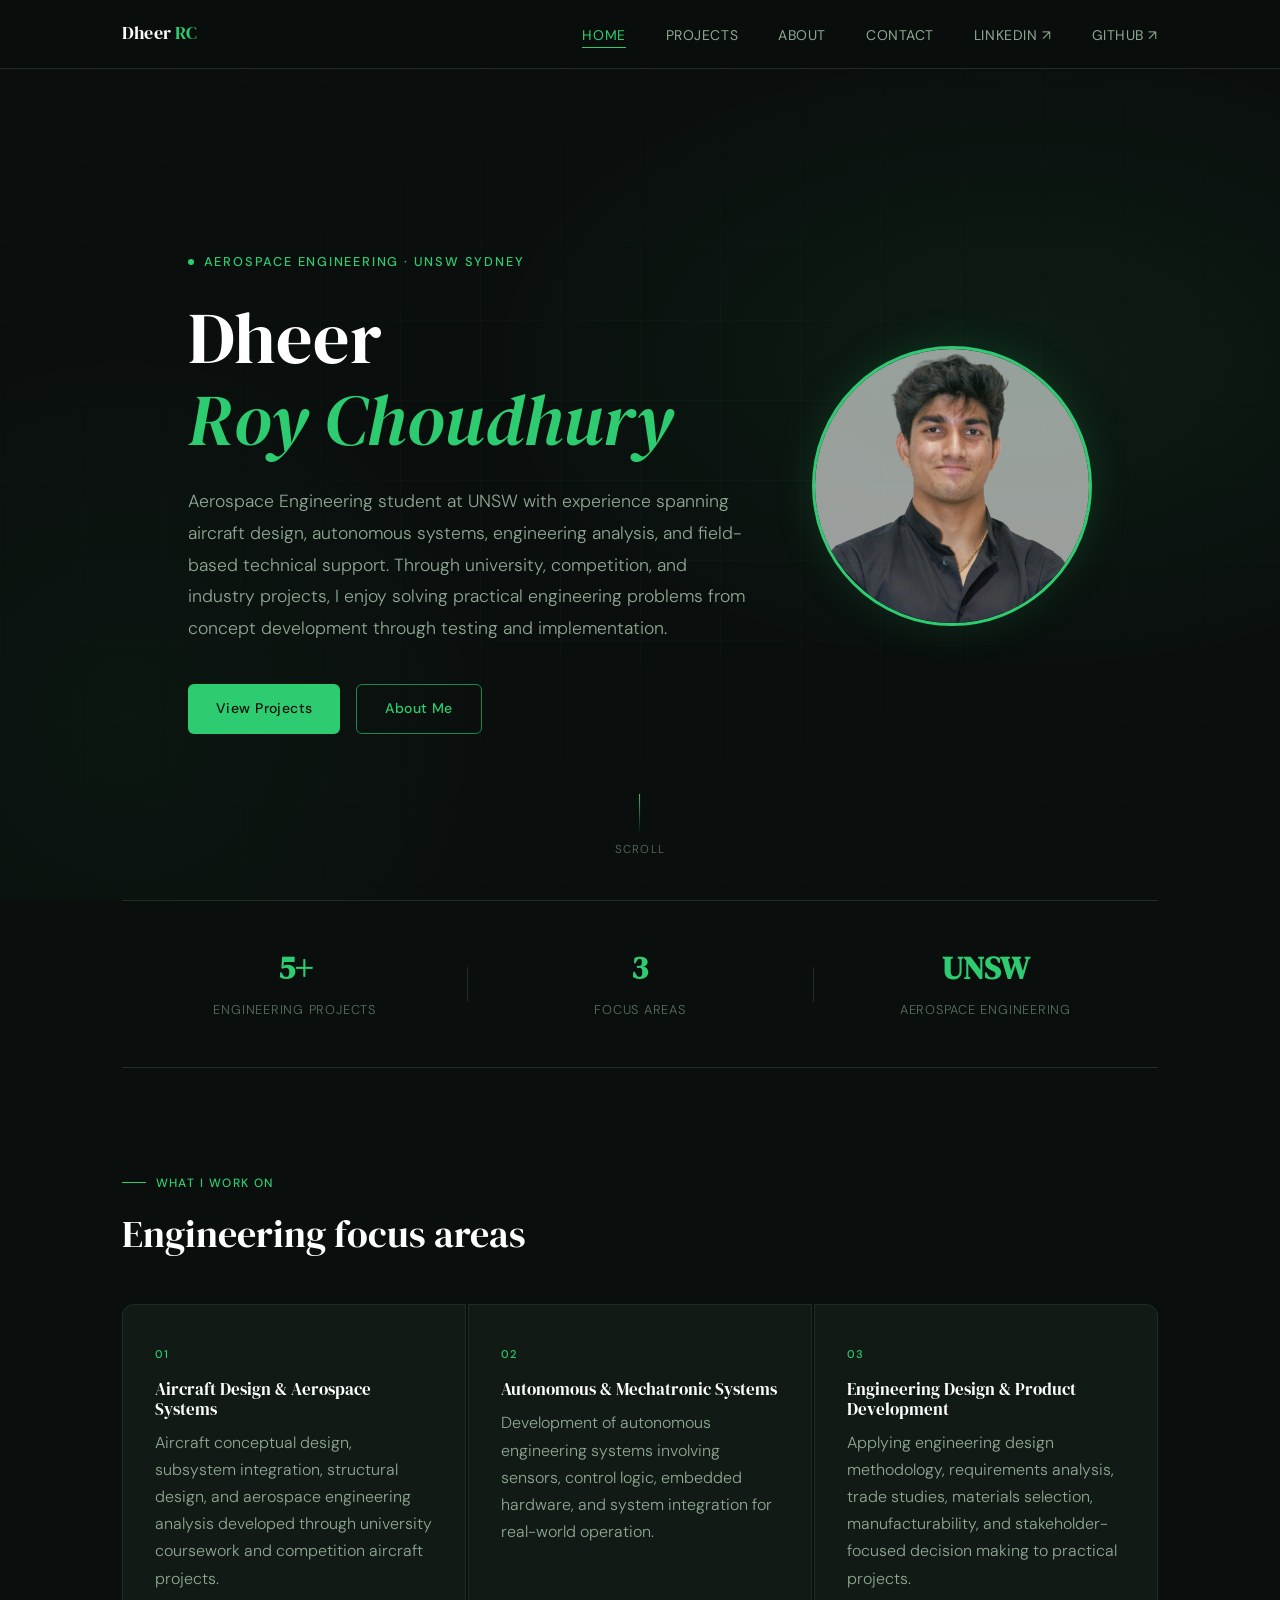
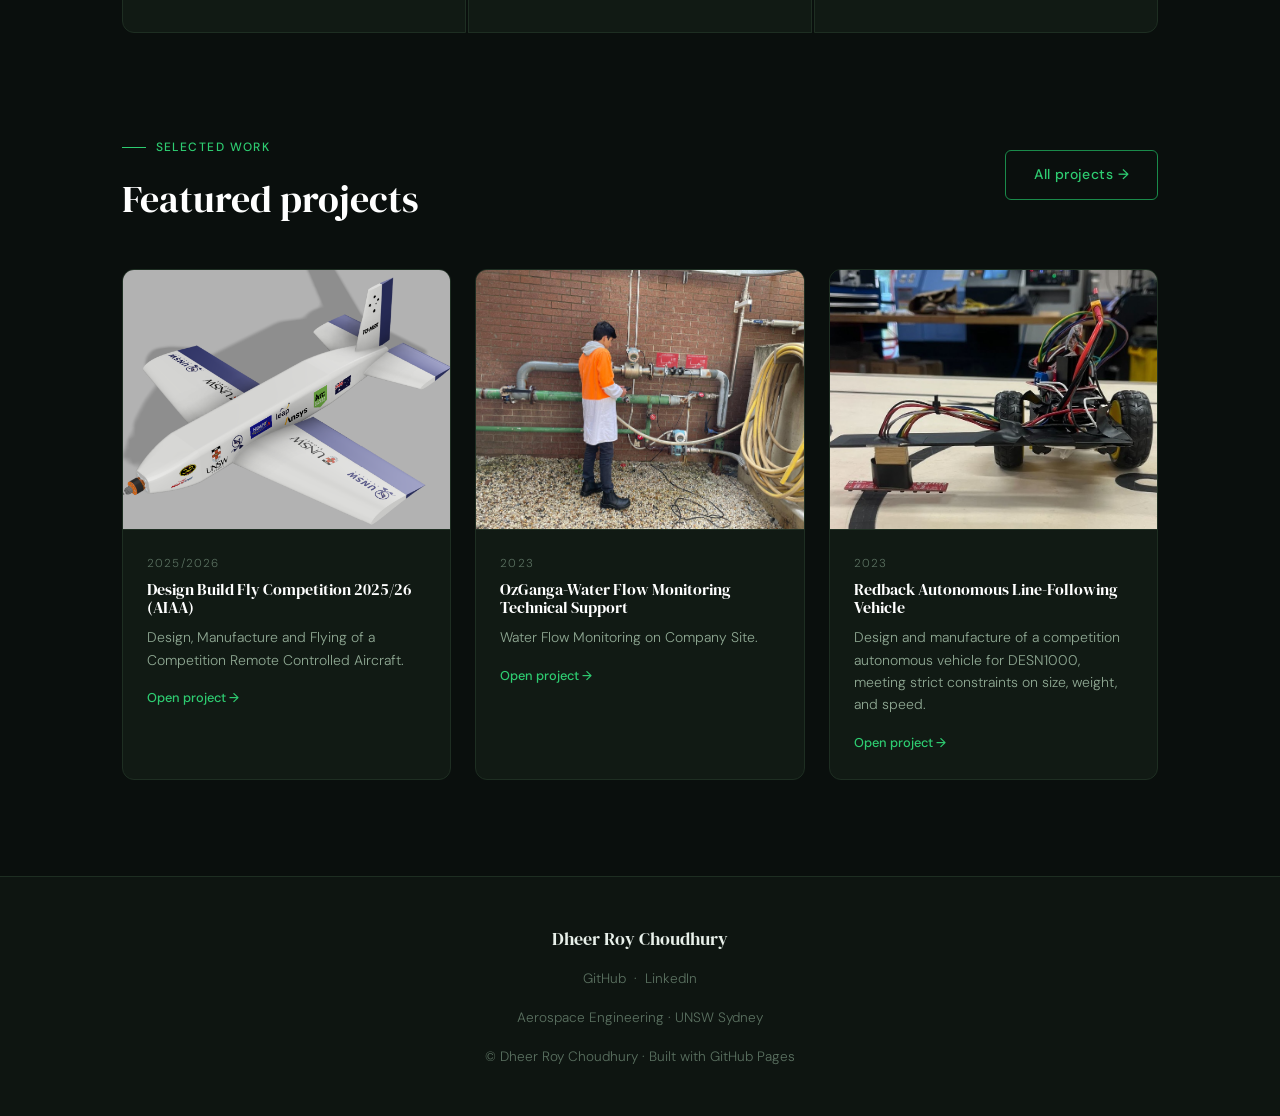
<file: index.html>
<!DOCTYPE html>
<html lang="en">
<head>
  <meta charset="UTF-8" />
  <meta name="viewport" content="width=device-width, initial-scale=1.0" />
  <title>Dheer Roy Choudhury | Aerospace Engineering</title>
  <meta name="description" content="Dheer Roy Choudhury — Aerospace Engineering student at UNSW. Portfolio of engineering projects, design work, and technical experience." />
  <link rel="stylesheet" href="style.css" />
  <style>
    /* ── Hero ─────────────────────────────────────────────── */
    .hero {
      min-height: 100vh;
      display: flex;
      align-items: center;
      position: relative;
      overflow: hidden;
      padding-top: 80px;
    }
    .hero-bg {
      position: absolute;
      inset: 0;
      background:
        radial-gradient(ellipse 60% 50% at 80% 40%, rgba(46,204,113,0.07) 0%, transparent 70%),
        radial-gradient(ellipse 40% 60% at 10% 80%, rgba(46,204,113,0.04) 0%, transparent 70%);
      pointer-events: none;
    }
    /* Subtle grid overlay */
    .hero-grid {
      position: absolute;
      inset: 0;
      background-image:
        linear-gradient(rgba(46,204,113,0.04) 1px, transparent 1px),
        linear-gradient(90deg, rgba(46,204,113,0.04) 1px, transparent 1px);
      background-size: 80px 80px;
      pointer-events: none;
      mask-image: radial-gradient(ellipse 80% 80% at 50% 50%, black 0%, transparent 100%);
    }
    .hero-content { position: relative; max-width: 780px; }
    .hero-eyebrow {
      display: inline-flex;
      align-items: center;
      gap: 0.6rem;
      font-size: 0.8rem;
      font-weight: 500;
      letter-spacing: 0.14em;
      text-transform: uppercase;
      color: var(--accent);
      margin-bottom: 1.5rem;
    }
    .hero-eyebrow .dot {
      width: 6px; height: 6px;
      border-radius: 50%;
      background: var(--accent);
      animation: pulse 2s ease-in-out infinite;
    }
    @keyframes pulse {
      0%, 100% { opacity: 1; transform: scale(1); }
      50% { opacity: 0.5; transform: scale(0.8); }
    }
    .hero h1 { margin-bottom: 1.5rem; }
    .hero h1 em {
      font-style: italic;
      color: var(--accent);
    }
    .hero-desc {
      font-size: 1.1rem;
      color: var(--text2);
      max-width: 560px;
      line-height: 1.8;
      margin-bottom: 2.5rem;
    }
    .hero-actions { display: flex; gap: 1rem; flex-wrap: wrap; }
    .hero-scroll {
      position: absolute;
      bottom: 2.5rem;
      left: 50%;
      transform: translateX(-50%);
      display: flex;
      flex-direction: column;
      align-items: center;
      gap: 0.4rem;
      font-size: 0.72rem;
      letter-spacing: 0.1em;
      text-transform: uppercase;
      color: var(--text3);
    }
    .scroll-line {
      width: 1px; height: 40px;
      background: linear-gradient(to bottom, var(--accent), transparent);
      animation: scrollDrop 1.8s ease-in-out infinite;
    }
    @keyframes scrollDrop {
      0% { opacity: 0; transform: scaleY(0); transform-origin: top; }
      50% { opacity: 1; transform: scaleY(1); }
      100% { opacity: 0; transform: scaleY(1); transform-origin: bottom; }
    }

    .hero-layout {
    display: flex;
    align-items: center;
    justify-content: space-between;
    gap: 4rem;
    }

    .profile-photo {
    width: 280px;
    height: 280px;
    border-radius: 50%;
    object-fit: cover;
    border: 3px solid var(--accent);
    box-shadow: 0 0 40px rgba(46,204,113,0.15);
    }

    /* ── Stats strip ──────────────────────────────────────── */
    .stats-strip {
    border-top: 1px solid var(--border);
    border-bottom: 1px solid var(--border);
    padding: 3rem 0;
    display: grid;
    grid-template-columns: repeat(3, 1fr);
    gap: 0;
    }

    .stat-item {
    text-align: center;
    padding: 0 2rem;
    position: relative;
    }

    .stat-item + .stat-item::before {
    content: '';
    position: absolute;
    left: 0; top: 25%; bottom: 25%;
    width: 1px;
    background: var(--border);
    }

  .stat-num {
  font-family: var(--font-display);
  font-size: 2rem;           /* slightly smaller than 2.4rem */
  color: var(--accent);
  line-height: 1.2;
  margin-bottom: 0.8rem;      /* more breathing room */
  font-weight: 600;
  }

  .stat-label { 
  font-size: 0.8rem; 
  letter-spacing: 0.06em; 
  text-transform: uppercase; 
  color: var(--text3);
  line-height: 1.5;          /* more legible */
  }

    /* ── Focus areas ──────────────────────────────────────── */
    .focus-grid { display: grid; grid-template-columns: repeat(3, 1fr); gap: 1.5px; margin-top: 3rem; }
    .focus-item {
      background: var(--surface);
      padding: 2.5rem 2rem;
      border: 1px solid var(--border);
      border-radius: 0;
      transition: background var(--transition), border-color var(--transition);
      position: relative;
      overflow: hidden;
    }
    .focus-item:first-child { border-radius: var(--radius-lg) 0 0 var(--radius-lg); }
    .focus-item:last-child  { border-radius: 0 var(--radius-lg) var(--radius-lg) 0; }
    .focus-item::after {
      content: '';
      position: absolute;
      bottom: 0; left: 0; right: 0;
      height: 2px;
      background: var(--accent);
      transform: scaleX(0);
      transform-origin: left;
      transition: transform 0.4s ease;
    }
    .focus-item:hover { background: var(--surface2); border-color: var(--accent2); }
    .focus-item:hover::after { transform: scaleX(1); }
    .focus-num {
      font-size: 0.7rem;
      letter-spacing: 0.1em;
      color: var(--accent);
      font-weight: 500;
      margin-bottom: 1rem;
    }
    .focus-item h3 { margin-bottom: 0.6rem; font-size: 1.05rem; }

    /* ── Featured projects preview ────────────────────────── */
    .proj-preview {
      display: grid;
      grid-template-columns: repeat(3, 1fr);
      gap: 1.5rem;
      margin-top: 3rem;
    }
    .proj-card {
      background: var(--surface);
      border: 1px solid var(--border);
      border-radius: var(--radius-lg);
      overflow: hidden;
      transition: all var(--transition);
      text-decoration: none;
      color: inherit;
      display: block;
    }
    .proj-card:hover {
      border-color: var(--accent2);
      transform: translateY(-4px);
      box-shadow: 0 16px 48px rgba(0,0,0,0.4), 0 0 0 1px rgba(46,204,113,0.1);
      color: inherit;
    }
    .proj-thumb {
    height: 260px;
    background: var(--surface2);
    display: flex;
    align-items: center;
    justify-content: center;
    border-bottom: 1px solid var(--border);
    position: relative;
    overflow: hidden;
    }

    .proj-thumb img {
    width: 100%;
    height: 100%;
    object-fit: cover;           /* KEY: scales image to fill without distortion */
    object-position: center;     /* centers the crop */
    }
    .proj-thumb-label {
      font-family: var(--font-display);
      font-size: 3rem;
      color: rgba(46,204,113,0.15);
      font-style: italic;
      user-select: none;
    }
    .proj-thumb-tag {
      position: absolute;
      top: 1rem; right: 1rem;
    }
    .proj-body { padding: 1.5rem; }
    .proj-code { font-size: 0.72rem; letter-spacing: 0.1em; color: var(--text3); text-transform: uppercase; margin-bottom: 0.4rem; }
    .proj-body h3 { font-size: 1rem; margin-bottom: 0.6rem; color: var(--white); }
    .proj-body p  { font-size: 0.875rem; color: var(--text2); line-height: 1.6; }
    .proj-arrow {
      display: inline-flex;
      align-items: center;
      gap: 0.4rem;
      font-size: 0.8rem;
      color: var(--accent);
      margin-top: 1rem;
      font-weight: 500;
    }

    @media (max-width: 768px) {

    .stats-strip {
    grid-template-columns: 1fr;
    }

    .stat-item + .stat-item::before {
    display: none;
    }

    .focus-grid,
    .proj-preview {
    grid-template-columns: 1fr;
    }

    .focus-item:first-child,
    .focus-item:last-child {
    border-radius: var(--radius-lg);
    }

    /* Hero section mobile fixes */

    .hero-layout {
    flex-direction: column-reverse;
    text-align: center;
    gap: 2rem;
    }

    .hero-content {
    max-width: 100%;
    }

    .hero-desc {
    max-width: 100%;
    margin-left: auto;
    margin-right: auto;
    }

    .hero-actions {
    justify-content: center;
    }

    .profile-photo {
    width: 220px;
    height: 220px;
    object-position: center top;
    }

    .hero-scroll {
    display: none;
    }

    .hero h1 {
    font-size: 3rem;
    }
  }
  </style>
</head>
<body>

<!-- ── NAV ───────────────────────────────────────────────── -->
<nav id="nav">
  <div class="nav-inner">
    <a href="index.html" class="nav-logo">Dheer <span>RC</span></a>
    <ul class="nav-links" id="nav-links">
      <li><a href="index.html" class="active">Home</a></li>
      <li><a href="projects.html">Projects</a></li>
      <li><a href="about.html">About</a></li>
      <li><a href="contact.html">Contact</a></li>
      <li><a href="https://www.linkedin.com/in/dheer-roy-choudhury/" target="_blank" rel="noopener">LinkedIn ↗</a></li>
      <li><a href="https://github.com/dheerchoudhury" target="_blank" rel="noopener">GitHub ↗</a></li>
    </ul>
    <button class="hamburger" id="hamburger" aria-label="Toggle menu">
      <span></span><span></span><span></span>
    </button>
  </div>
</nav>

<!-- ── HERO ──────────────────────────────────────────────── -->
<section class="hero">
  <div class="hero-bg"></div>
  <div class="hero-grid"></div>
  <div class="container">
    <div class="hero-layout">
      <div class="hero-content">
        <div class="hero-eyebrow fade-up">
          <span class="dot"></span>
          Aerospace Engineering · UNSW Sydney
        </div>
        <h1 class="fade-up delay-1">
          Dheer<br> <em>Roy Choudhury</em>
        </h1>
        <p class="hero-desc fade-up delay-2">
          Aerospace Engineering student at UNSW with experience 
          spanning aircraft design, autonomous systems, engineering analysis, 
          and field-based technical support. Through university, competition, 
          and industry projects, I enjoy solving practical engineering problems 
          from concept development through testing and implementation.
        </p>
        <div class="hero-actions fade-up delay-3">
          <a href="projects.html" class="btn btn-primary">View Projects</a>
          <a href="about.html" class="btn btn-outline">About Me</a>
        </div>
      </div>
      <div class="hero-photo">
        <img src="assets/images/LinkedIn.png"
           alt="Dheer Roy Choudhury"
           class="profile-photo">
      </div>
    </div>
  </div>
  <div class="hero-scroll">
    <div class="scroll-line"></div>
    Scroll
  </div>
</section>

<!-- ── STATS STRIP ────────────────────────────────────────── -->
<div class="container">
  <div class="stats-strip">
    <div class="stat-item">
      <div class="stat-num">5+</div>
      <div class="stat-label">Engineering Projects</div>
    </div>
    <div class="stat-item">
      <div class="stat-num">3</div>
      <div class="stat-label">Focus Areas</div>
    </div>
    <div class="stat-item">
      <div class="stat-num">UNSW</div>
      <div class="stat-label">Aerospace Engineering</div>
    </div>
  </div>
</div>

<!-- ── FOCUS AREAS ────────────────────────────────────────── -->
<section class="section">
  <div class="container">
    <div class="section-label">What I work on</div>
    <h2>Engineering focus areas</h2>
    <div class="focus-grid">
      <div class="focus-item">
        <div class="focus-num">01</div>
        <h3>Aircraft Design & Aerospace Systems</h3>
        <p>Aircraft conceptual design, subsystem integration, structural 
          design, and aerospace engineering analysis developed through 
          university coursework and competition aircraft projects.</p>
      </div>
      <div class="focus-item">
        <div class="focus-num">02</div>
        <h3>Autonomous & Mechatronic Systems</h3>
        <p>Development of autonomous engineering systems involving sensors, 
          control logic, embedded hardware, and system integration for 
          real-world operation.</p>
      </div>
      <div class="focus-item">
        <div class="focus-num">03</div>
        <h3>Engineering Design & Product Development</h3>
        <p>Applying engineering design methodology, requirements analysis, 
          trade studies, materials selection, manufacturability, and 
          stakeholder-focused decision making to practical projects.</p>
      </div>
    </div>
  </div>
</section>

<!-- ── FEATURED PROJECTS ──────────────────────────────────── -->
<section class="section" style="padding-top:0">
  <div class="container">
    <div class="flex-between mb-3" style="flex-wrap:wrap; gap:1rem;">
      <div>
        <div class="section-label">Selected work</div>
        <h2>Featured projects</h2>
      </div>
      <a href="projects.html" class="btn btn-outline">All projects →</a>
    </div>
    <div class="proj-preview">

      <a href="projects/dbf.html" class="proj-card">
        <div class="proj-thumb">
          <img src="assets/images/dbf/render.png"
               alt="DBF Aircraft">
        </div>
        <div class="proj-body">
          <div class="proj-code">2025/2026</div>
          <h3>Design Build Fly Competition 2025/26 (AIAA)</h3>
          <p>Design, Manufacture and Flying of a Competition Remote Controlled Aircraft.</p>
          <span class="proj-arrow">Open project →</span>
        </div>
      </a>

      <a href="projects/ozganga.html" class="proj-card">
        <div class="proj-thumb">
          <img src="assets/images/ozganga/hero.jpeg"
               alt="Flow Monitoring">
        </div>
        <div class="proj-body">
          <div class="proj-code">2023</div>
          <h3>OzGanga-Water Flow Monitoring Technical Support </h3>
          <p>Water Flow Monitoring on Company Site.</p>
          <span class="proj-arrow">Open project →</span>
        </div>
      </a>

      <a href="projects/redback-car.html" class="proj-card">
        <div class="proj-thumb">
          <img src="assets/images/redback-autonomous-vehicle/main.jpg"
               alt="Redback Vehicle">
        </div>
        <div class="proj-body">
          <div class="proj-code">2023</div>
          <h3>Redback Autonomous Line-Following Vehicle</h3>
          <p>Design and manufacture of a competition autonomous vehicle for DESN1000, meeting strict constraints on size, weight, and speed.</p>
          <span class="proj-arrow">Open project →</span>
        </div>
      </a>

    </div>
  </div>
</section>

<!-- ── FOOTER ─────────────────────────────────────────────── -->
<footer>
  <div class="container">
    <p style="margin-bottom:0.75rem; font-family: var(--font-display); font-size:1.1rem; color: var(--text);">Dheer Roy Choudhury</p>
    <p style="margin-bottom:1rem;">
      <a href="https://github.com/dheerchoudhury" target="_blank" rel="noopener">GitHub</a>
      &nbsp;·&nbsp;
      <a href="https://www.linkedin.com/in/dheer-roy-choudhury/" target="_blank" rel="noopener">LinkedIn</a>
    </p>
    <p>Aerospace Engineering · UNSW Sydney</p>
    <p style="margin-top:1rem;">© Dheer Roy Choudhury · Built with GitHub Pages</p>
  </div>
</footer>

<script>
  // Nav scroll effect
  const nav = document.getElementById('nav');
  window.addEventListener('scroll', () => {
    nav.classList.toggle('scrolled', window.scrollY > 40);
  });
  // Hamburger
  const hamburger = document.getElementById('hamburger');
  const navLinks = document.getElementById('nav-links');
  hamburger.addEventListener('click', () => {
    hamburger.classList.toggle('open');
    navLinks.classList.toggle('open');
  });
</script>
</body>
</html>
</file>
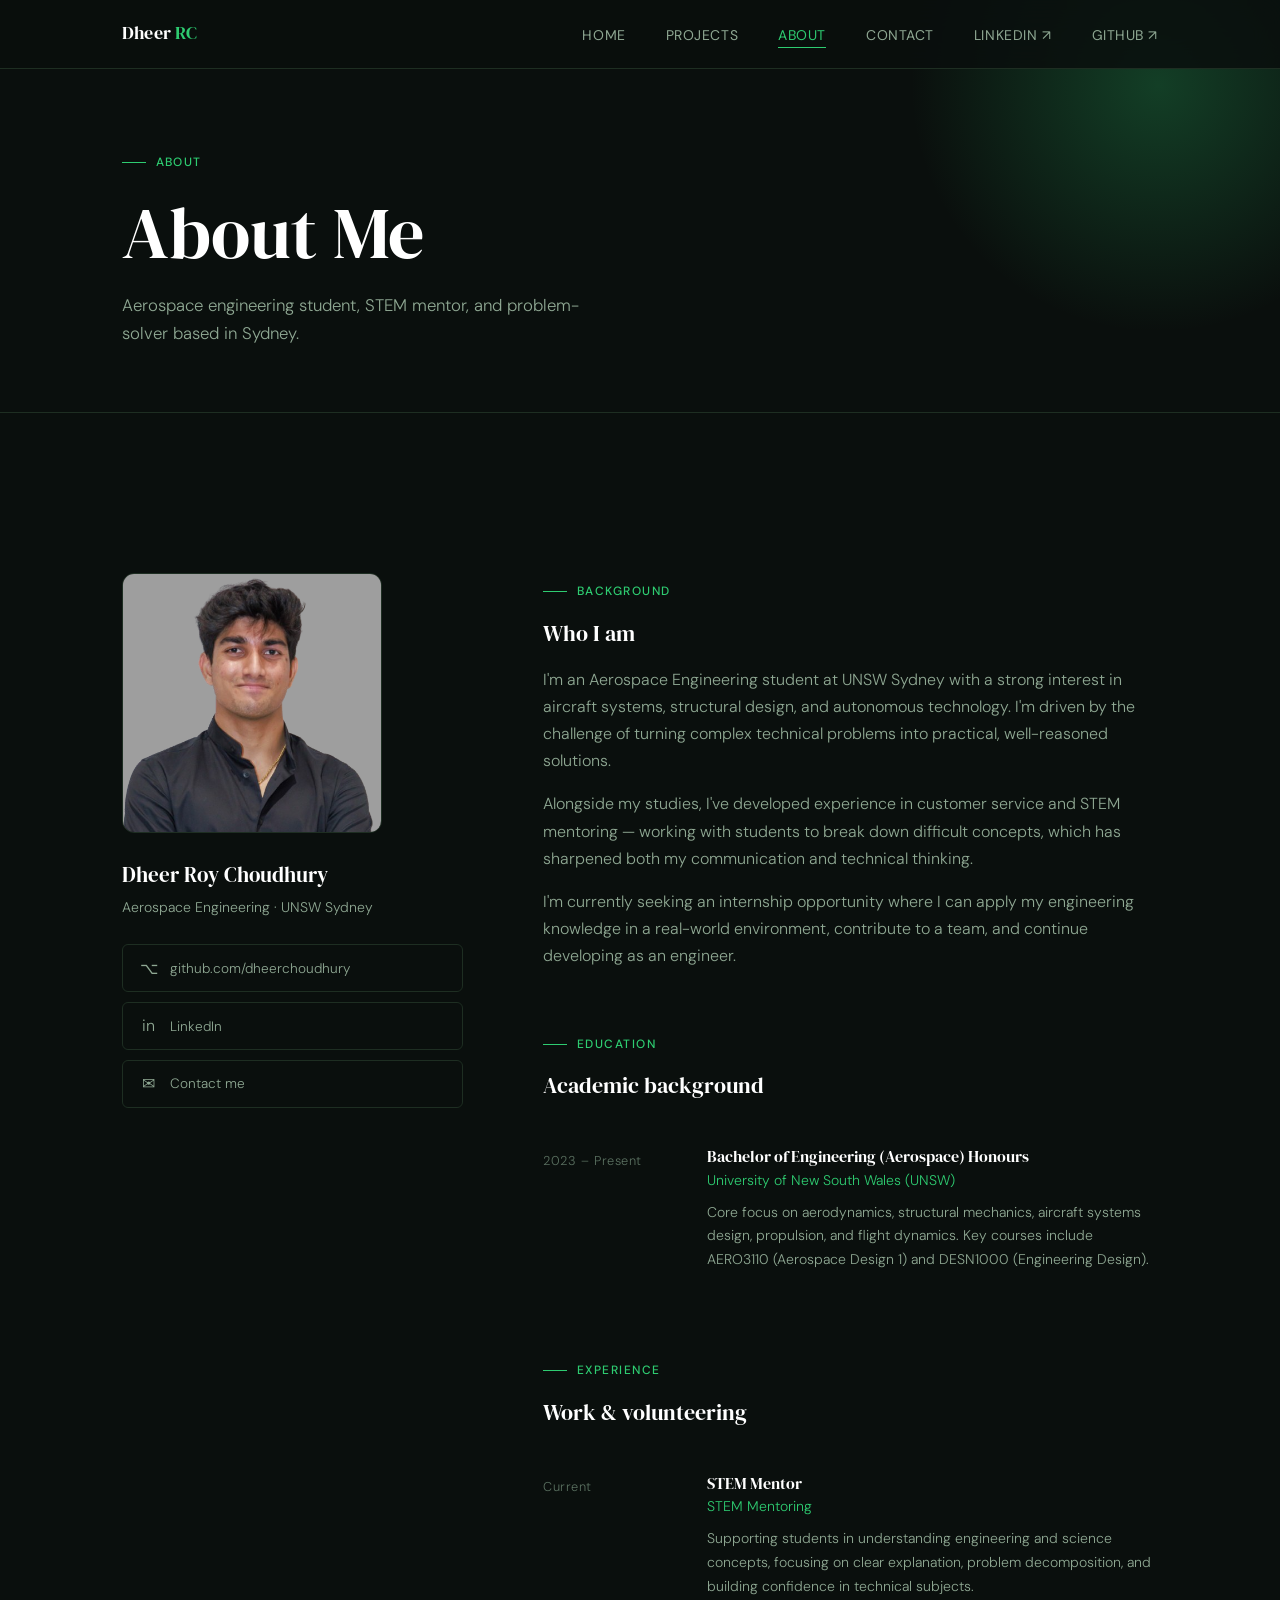
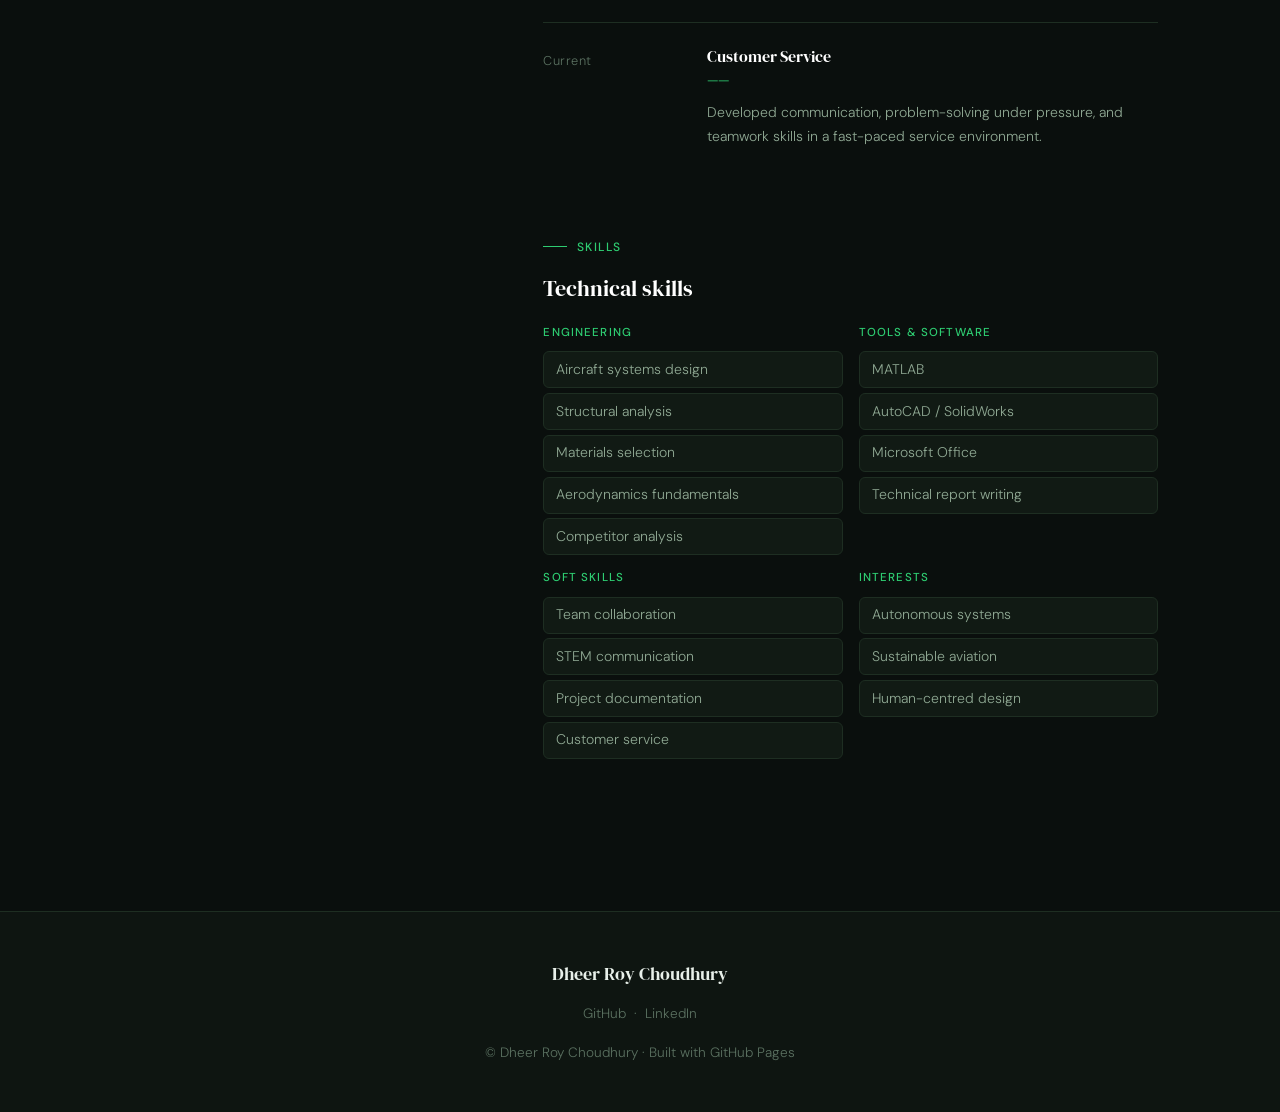
<file: about.html>
<!DOCTYPE html>
<html lang="en">
<head>
  <meta charset="UTF-8" />
  <meta name="viewport" content="width=device-width, initial-scale=1.0" />
  <title>About | Dheer Roy Choudhury</title>
  <link rel="stylesheet" href="style.css" />
  <style>
    /* ── About layout ─────────────────────────────────────── */
    .about-grid {
      display: grid;
      grid-template-columns: 1fr 1.8fr;
      gap: 5rem;
      align-items: start;
      margin-top: 4rem;
    }
    /* Profile card */
    .profile-card {
      position: sticky;
      top: 7rem;
    }
    .profile-avatar {
      width: 100%;
      aspect-ratio: 1;
      max-width: 260px;
      border-radius: var(--radius-lg);
      background: var(--surface2);
      border: 1px solid var(--border);
      display: flex;
      align-items: center;
      justify-content: center;
      font-family: var(--font-display);
      font-size: 5rem;
      color: rgba(46,204,113,0.2);
      font-style: italic;
      margin-bottom: 1.5rem;
      overflow: hidden;
      position: relative;
    }
    /* Swap the initials for a real photo:
       Replace the span below with <img src="../assets/photo.jpg" style="width:100%;height:100%;object-fit:cover;"> */
    .profile-name {
      font-family: var(--font-display);
      font-size: 1.3rem;
      color: var(--white);
      margin-bottom: 0.25rem;
    }
    .profile-role {
      font-size: 0.875rem;
      color: var(--text2);
      margin-bottom: 1.5rem;
    }
    .profile-links { display: flex; flex-direction: column; gap: 0.6rem; }
    .profile-link {
      display: flex;
      align-items: center;
      gap: 0.75rem;
      font-size: 0.85rem;
      color: var(--text2);
      padding: 0.6rem 1rem;
      border: 1px solid var(--border);
      border-radius: var(--radius);
      transition: all var(--transition);
      text-decoration: none;
    }
    .profile-link:hover {
      border-color: var(--accent2);
      color: var(--accent);
      background: var(--accent-dim);
    }
    .profile-link .icon { font-size: 1rem; width: 1.2rem; text-align: center; }

    /* ── Bio sections ─────────────────────────────────────── */
    .bio-section { margin-bottom: 3.5rem; }
    .bio-section h2 { margin-bottom: 1.2rem; font-size: 1.4rem; }
    .bio-section p { margin-bottom: 1rem; }
    .bio-section p:last-child { margin-bottom: 0; }

    /* ── Education / Experience timeline ──────────────────── */
    .timeline { margin-top: 1.5rem; }
    .timeline-item {
      display: grid;
      grid-template-columns: 140px 1fr;
      gap: 1.5rem;
      padding: 1.5rem 0;
      border-bottom: 1px solid var(--border);
      position: relative;
    }
    .timeline-item:last-child { border-bottom: none; }
    .timeline-date {
      font-size: 0.8rem;
      color: var(--text3);
      padding-top: 0.15rem;
      letter-spacing: 0.04em;
    }
    .timeline-body h4 { color: var(--white); margin-bottom: 0.2rem; font-size: 1rem; }
    .timeline-body .institution { color: var(--accent); font-size: 0.875rem; margin-bottom: 0.5rem; }
    .timeline-body p { font-size: 0.875rem; }

    /* ── Skills grid ──────────────────────────────────────── */
    .skills-grid {
      display: grid;
      grid-template-columns: repeat(2, 1fr);
      gap: 1rem;
      margin-top: 1.5rem;
    }
    .skill-group h4 {
      font-size: 0.72rem;
      letter-spacing: 0.1em;
      text-transform: uppercase;
      color: var(--accent);
      margin-bottom: 0.75rem;
      font-family: var(--font-body);
      font-weight: 500;
    }
    .skill-list {
      list-style: none;
      display: flex;
      flex-direction: column;
      gap: 0.3rem;
    }
    .skill-list li {
      font-size: 0.875rem;
      color: var(--text2);
      padding: 0.35rem 0.75rem;
      background: var(--surface);
      border: 1px solid var(--border);
      border-radius: var(--radius);
    }

    @media (max-width: 768px) {
      .about-grid { grid-template-columns: 1fr; gap: 3rem; }
      .profile-card { position: static; }
      .timeline-item { grid-template-columns: 1fr; gap: 0.4rem; }
      .skills-grid { grid-template-columns: 1fr; }
    }
  </style>
</head>
<body>

<!-- ── NAV ───────────────────────────────────────────────── -->
<nav id="nav">
  <div class="nav-inner">
    <a href="index.html" class="nav-logo">Dheer <span>RC</span></a>
    <ul class="nav-links" id="nav-links">
      <li><a href="index.html">Home</a></li>
      <li><a href="projects.html">Projects</a></li>
      <li><a href="about.html" class="active">About</a></li>
      <li><a href="contact.html">Contact</a></li>
      <li><a href="https://www.linkedin.com/in/dheer-roy-choudhury/" target="_blank" rel="noopener">LinkedIn ↗</a></li>
      <li><a href="https://github.com/dheerchoudhury" target="_blank" rel="noopener">GitHub ↗</a></li>
    </ul>
    <button class="hamburger" id="hamburger" aria-label="Toggle menu">
      <span></span><span></span><span></span>
    </button>
  </div>
</nav>

<!-- ── PAGE HEADER ────────────────────────────────────────── -->
<header class="page-header">
  <div class="container">
    <div class="section-label fade-up">About</div>
    <h1 class="fade-up delay-1">About Me</h1>
    <p class="fade-up delay-2" style="max-width:500px; font-size:1.05rem; margin-top:1rem;">
      Aerospace engineering student, STEM mentor, and problem-solver
      based in Sydney.
    </p>
  </div>
</header>

<!-- ── ABOUT CONTENT ─────────────────────────────────────── -->
<section class="section">
  <div class="container">
    <div class="about-grid">

      <!-- ── LEFT: Profile card ──────────────────────────── -->
      <div class="profile-card fade-up">
        <div class="profile-avatar">
          <!-- <span>DRC</span> -->
          <img src="assets/images/LinkedIn.png" style="width:100%;height:100%;object-fit:cover;">
        </div>
        <div class="profile-name">Dheer Roy Choudhury</div>
        <div class="profile-role">Aerospace Engineering · UNSW Sydney</div>
        <div class="profile-links">
          <a href="https://github.com/dheerchoudhury" target="_blank" rel="noopener" class="profile-link">
            <span class="icon">⌥</span> github.com/dheerchoudhury
          </a>
          <a href="https://www.linkedin.com/in/dheer-roy-choudhury/" target="_blank" rel="noopener" class="profile-link">
            <span class="icon">in</span> LinkedIn
          </a>
          <a href="contact.html" class="profile-link">
            <span class="icon">✉</span> Contact me
          </a>
        </div>
      </div>

      <!-- ── RIGHT: Bio ──────────────────────────────────── -->
      <div>

        <!-- About me text -->
        <div class="bio-section fade-up">
          <div class="section-label">Background</div>
          <h2>Who I am</h2>
          <p>
            I'm an Aerospace Engineering student at UNSW Sydney with a strong
            interest in aircraft systems, structural design, and autonomous
            technology. I'm driven by the challenge of turning complex technical
            problems into practical, well-reasoned solutions.
          </p>
          <p>
            Alongside my studies, I've developed experience in customer service and
            STEM mentoring — working with students to break down difficult concepts,
            which has sharpened both my communication and technical thinking.
          </p>
          <p>
            I'm currently seeking an internship opportunity where I can apply
            my engineering knowledge in a real-world environment, contribute to
            a team, and continue developing as an engineer.
          </p>
        </div>

        <!-- Education -->
        <div class="bio-section fade-up delay-1">
          <div class="section-label">Education</div>
          <h2>Academic background</h2>
          <div class="timeline">

            <!-- ══════════════════════════════════════════════
                 EDUCATION — Edit or add entries here
                 ══════════════════════════════════════════════ -->
            <div class="timeline-item">
              <div class="timeline-date">2023 – Present</div>
              <div class="timeline-body">
                <h4>Bachelor of Engineering (Aerospace) Honours</h4>
                <div class="institution">University of New South Wales (UNSW)</div>
                <p>Core focus on aerodynamics, structural mechanics, aircraft systems design,
                   propulsion, and flight dynamics. Key courses include AERO3110 (Aerospace Design 1)
                   and DESN1000 (Engineering Design).</p>
              </div>
            </div>

            <!-- Add more education entries here by copying the block above -->

          </div>
        </div>

        <!-- Experience -->
        <div class="bio-section fade-up delay-2">
          <div class="section-label">Experience</div>
          <h2>Work & volunteering</h2>
          <div class="timeline">

            <!-- ══════════════════════════════════════════════
                 EXPERIENCE — Edit or add entries here
                 ══════════════════════════════════════════════ -->
            <div class="timeline-item">
              <div class="timeline-date">Current</div>
              <div class="timeline-body">
                <h4>STEM Mentor</h4>
                <div class="institution">STEM Mentoring</div>
                <p>Supporting students in understanding engineering and science concepts,
                   focusing on clear explanation, problem decomposition, and building
                   confidence in technical subjects.</p>
              </div>
            </div>

            <div class="timeline-item">
              <div class="timeline-date">Current</div>
              <div class="timeline-body">
                <h4>Customer Service</h4>
                <div class="institution">——</div>
                <p>Developed communication, problem-solving under pressure, and
                   teamwork skills in a fast-paced service environment.</p>
              </div>
            </div>

            <!-- Add more experience entries here by copying a block above -->

          </div>
        </div>

        <!-- Skills -->
        <div class="bio-section fade-up delay-3">
          <div class="section-label">Skills</div>
          <h2>Technical skills</h2>
          <div class="skills-grid">

            <!-- ══════════════════════════════════════════════
                 SKILLS — Edit or add skills here
                 ══════════════════════════════════════════════ -->
            <div class="skill-group">
              <h4>Engineering</h4>
              <ul class="skill-list">
                <li>Aircraft systems design</li>
                <li>Structural analysis</li>
                <li>Materials selection</li>
                <li>Aerodynamics fundamentals</li>
                <li>Competitor analysis</li>
              </ul>
            </div>
            <div class="skill-group">
              <h4>Tools & Software</h4>
              <ul class="skill-list">
                <li>MATLAB</li>
                <li>AutoCAD / SolidWorks</li>
                <li>Microsoft Office</li>
                <li>Technical report writing</li>
                <!-- Add more tools here -->
              </ul>
            </div>
            <div class="skill-group">
              <h4>Soft skills</h4>
              <ul class="skill-list">
                <li>Team collaboration</li>
                <li>STEM communication</li>
                <li>Project documentation</li>
                <li>Customer service</li>
              </ul>
            </div>
            <div class="skill-group">
              <h4>Interests</h4>
              <ul class="skill-list">
                <li>Autonomous systems</li>
                <li>Sustainable aviation</li>
                <li>Human-centred design</li>
                <!-- Add more interests here -->
              </ul>
            </div>

          </div>
        </div>

      </div><!-- end right col -->
    </div>
  </div>
</section>

<!-- ── FOOTER ─────────────────────────────────────────────── -->
<footer>
  <div class="container">
    <p style="margin-bottom:0.75rem; font-family: var(--font-display); font-size:1.1rem; color: var(--text);">Dheer Roy Choudhury</p>
    <p style="margin-bottom:1rem;">
      <a href="https://github.com/dheerchoudhury" target="_blank" rel="noopener">GitHub</a>
      &nbsp;·&nbsp;
      <a href="https://www.linkedin.com/in/dheer-roy-choudhury/" target="_blank" rel="noopener">LinkedIn</a>
    </p>
    <p>© Dheer Roy Choudhury · Built with GitHub Pages</p>
  </div>
</footer>

<script>
  const nav = document.getElementById('nav');
  window.addEventListener('scroll', () => nav.classList.toggle('scrolled', window.scrollY > 40));
  const hamburger = document.getElementById('hamburger');
  const navLinks = document.getElementById('nav-links');
  hamburger.addEventListener('click', () => {
    hamburger.classList.toggle('open');
    navLinks.classList.toggle('open');
  });
</script>
</body>
</html>
</file>
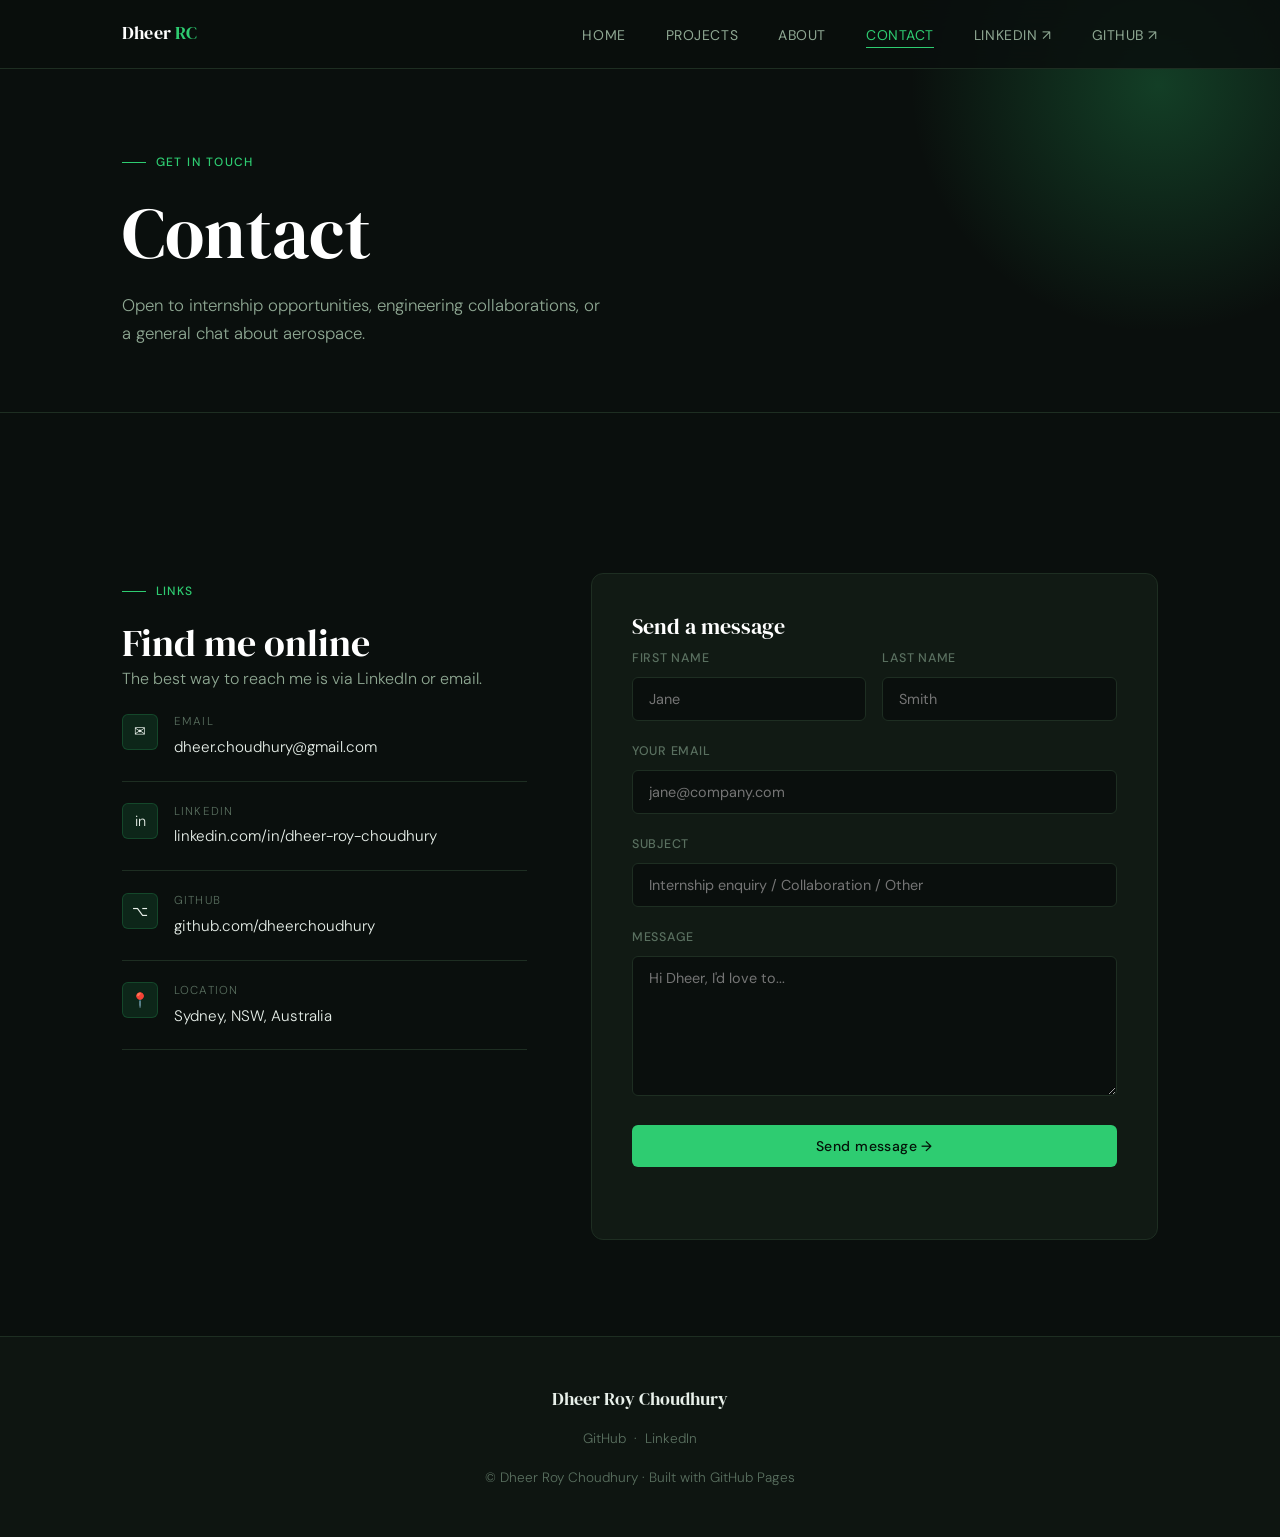
<file: contact.html>
<!DOCTYPE html>
<html lang="en">
<head>
  <meta charset="UTF-8" />
  <meta name="viewport" content="width=device-width, initial-scale=1.0" />
  <title>Contact | Dheer Roy Choudhury</title>
  <link rel="stylesheet" href="style.css" />
  <style>
    .contact-grid {
      display: grid;
      grid-template-columns: 1fr 1.4fr;
      gap: 4rem;
      margin-top: 4rem;
      align-items: start;
    }
    .contact-info h2 { margin-bottom: 1rem; }
    .contact-info p { margin-bottom: 2rem; }

    .contact-item {
      display: flex;
      align-items: flex-start;
      gap: 1rem;
      padding: 1.25rem 0;
      border-bottom: 1px solid var(--border);
    }
    .contact-item:first-of-type { border-top: 1px solid var(--border); }
    .contact-icon {
      width: 36px; height: 36px;
      border-radius: var(--radius);
      background: var(--accent-dim);
      border: 1px solid rgba(46,204,113,0.2);
      display: flex; align-items: center; justify-content: center;
      font-size: 0.9rem;
      flex-shrink: 0;
      margin-top: 0.1rem;
    }
    .contact-label { font-size: 0.72rem; letter-spacing: 0.1em; text-transform: uppercase; color: var(--text3); margin-bottom: 0.2rem; }
    .contact-value { color: var(--text); font-size: 0.95rem; }
    .contact-value a { color: var(--text); }
    .contact-value a:hover { color: var(--accent); }

    /* Form */
    .form-card {
      background: var(--surface);
      border: 1px solid var(--border);
      border-radius: var(--radius-lg);
      padding: 2.5rem;
    }
    .form-card h3 { margin-bottom: 0.5rem; }
    .form-card > p { font-size: 0.875rem; margin-bottom: 2rem; }

    .form-group { margin-bottom: 1.25rem; }
    .form-group label {
      display: block;
      font-size: 0.78rem;
      font-weight: 500;
      letter-spacing: 0.06em;
      text-transform: uppercase;
      color: var(--text3);
      margin-bottom: 0.5rem;
    }
    .form-group input,
    .form-group textarea,
    .form-group select {
      width: 100%;
      background: var(--bg);
      border: 1px solid var(--border);
      border-radius: var(--radius);
      color: var(--text);
      font-family: var(--font-body);
      font-size: 0.9rem;
      padding: 0.75rem 1rem;
      outline: none;
      transition: border-color var(--transition), box-shadow var(--transition);
      -webkit-appearance: none;
    }
    .form-group input:focus,
    .form-group textarea:focus,
    .form-group select:focus {
      border-color: var(--accent2);
      box-shadow: 0 0 0 3px var(--accent-dim);
    }
    .form-group textarea { min-height: 140px; resize: vertical; }

    .form-row { display: grid; grid-template-columns: 1fr 1fr; gap: 1rem; }

    .form-note {
      font-size: 0.78rem;
      color: var(--text3);
      margin-top: 1rem;
      text-align: center;
    }
    /* The form uses mailto: — easiest for a static site.
       For a real form backend, replace the action with Formspree or similar. */

    @media (max-width: 768px) {
      .contact-grid { grid-template-columns: 1fr; gap: 3rem; }
      .form-row { grid-template-columns: 1fr; }
    }
  </style>
</head>
<body>

<!-- ── NAV ───────────────────────────────────────────────── -->
<nav id="nav">
  <div class="nav-inner">
    <a href="index.html" class="nav-logo">Dheer <span>RC</span></a>
    <ul class="nav-links" id="nav-links">
      <li><a href="index.html">Home</a></li>
      <li><a href="projects.html">Projects</a></li>
      <li><a href="about.html">About</a></li>
      <li><a href="contact.html" class="active">Contact</a></li>
      <li><a href="https://www.linkedin.com/in/dheer-roy-choudhury/" target="_blank" rel="noopener">LinkedIn ↗</a></li>
      <li><a href="https://github.com/dheerchoudhury" target="_blank" rel="noopener">GitHub ↗</a></li>
    </ul>
    <button class="hamburger" id="hamburger" aria-label="Toggle menu">
      <span></span><span></span><span></span>
    </button>
  </div>
</nav>

<!-- ── PAGE HEADER ────────────────────────────────────────── -->
<header class="page-header">
  <div class="container">
    <div class="section-label fade-up">Get in touch</div>
    <h1 class="fade-up delay-1">Contact</h1>
    <p class="fade-up delay-2" style="max-width:480px; font-size:1.05rem; margin-top:1rem;">
      Open to internship opportunities, engineering collaborations,
      or a general chat about aerospace.
    </p>
  </div>
</header>

<!-- ── CONTACT CONTENT ───────────────────────────────────── -->
<section class="section">
  <div class="container">
    <div class="contact-grid">

      <!-- ── Left: info ──────────────────────────────────── -->
      <div class="fade-up">
        <div class="section-label">Links</div>
        <h2>Find me online</h2>
        <p>The best way to reach me is via LinkedIn or email.</p>
        <div class="contact-item">
          <div class="contact-icon">✉</div>
          <div>
            <div class="contact-label">Email</div>
            <div class="contact-value">
              <a href="mailto:YOUR_EMAIL@student.unsw.edu.au">
                dheer.choudhury@gmail.com
              </a>
            </div>
          </div>
        </div>

        <div class="contact-item">
          <div class="contact-icon">in</div>
          <div>
            <div class="contact-label">LinkedIn</div>
            <div class="contact-value">
              <a href="https://www.linkedin.com/in/dheer-roy-choudhury/" target="_blank" rel="noopener">
                linkedin.com/in/dheer-roy-choudhury
              </a>
            </div>
          </div>
        </div>

        <div class="contact-item">
          <div class="contact-icon">⌥</div>
          <div>
            <div class="contact-label">GitHub</div>
            <div class="contact-value">
              <a href="https://github.com/dheerchoudhury" target="_blank" rel="noopener">
                github.com/dheerchoudhury
              </a>
            </div>
          </div>
        </div>

        <div class="contact-item">
          <div class="contact-icon">📍</div>
          <div>
            <div class="contact-label">Location</div>
            <div class="contact-value">Sydney, NSW, Australia</div>
          </div>
        </div>

      </div>

      <!-- ── Right: form ─────────────────────────────────── -->
      <div class="form-card fade-up delay-2">
        <h3>Send a message</h3>

        <div class="form-row">
          <div class="form-group">
            <label for="fname">First name</label>
            <input type="text" id="fname" placeholder="Jane" />
          </div>
          <div class="form-group">
            <label for="lname">Last name</label>
            <input type="text" id="lname" placeholder="Smith" />
          </div>
        </div>

        <div class="form-group">
          <label for="femail">Your email</label>
          <input type="email" id="femail" placeholder="jane@company.com" />
        </div>

        <div class="form-group">
          <label for="fsubject">Subject</label>
          <input type="text" id="fsubject" placeholder="Internship enquiry / Collaboration / Other" />
        </div>

        <div class="form-group">
          <label for="fmessage">Message</label>
          <textarea id="fmessage" placeholder="Hi Dheer, I'd love to..."></textarea>
        </div>

        <button class="btn btn-primary" style="width:100%; justify-content:center;" onclick="sendMail()">
          Send message →
        </button>

        <p class="form-note">
          <!-- Optional: replace with Formspree for a true web form — free at formspree.io -->
        </p>
      </div>

    </div>
  </div>
</section>

<!-- ── FOOTER ─────────────────────────────────────────────── -->
<footer>
  <div class="container">
    <p style="margin-bottom:0.75rem; font-family: var(--font-display); font-size:1.1rem; color: var(--text);">Dheer Roy Choudhury</p>
    <p style="margin-bottom:1rem;">
      <a href="https://github.com/dheerchoudhury" target="_blank" rel="noopener">GitHub</a>
      &nbsp;·&nbsp;
      <a href="https://www.linkedin.com/in/dheer-roy-choudhury/" target="_blank" rel="noopener">LinkedIn</a>
    </p>
    <p>© Dheer Roy Choudhury · Built with GitHub Pages</p>
  </div>
</footer>

<script>
  const nav = document.getElementById('nav');
  window.addEventListener('scroll', () => nav.classList.toggle('scrolled', window.scrollY > 40));
  const hamburger = document.getElementById('hamburger');
  const navLinks  = document.getElementById('nav-links');
  hamburger.addEventListener('click', () => {
    hamburger.classList.toggle('open');
    navLinks.classList.toggle('open');
  });

  function sendMail() {
    const name    = (document.getElementById('fname').value + ' ' + document.getElementById('lname').value).trim();
    const email   = document.getElementById('femail').value;
    const subject = document.getElementById('fsubject').value || 'Portfolio enquiry';
    const body    = document.getElementById('fmessage').value;
    if (!email || !body) { alert('Please fill in your email and message.'); return; }
    // ⚠️ Replace with your actual email below:
    const to = 'YOUR_EMAIL@student.unsw.edu.au';
    const mailtoLink = `mailto:${to}?subject=${encodeURIComponent(subject)}&body=${encodeURIComponent(`From: ${name} (${email})\n\n${body}`)}`;
    window.location.href = mailtoLink;
  }
</script>
</body>
</html>
</file>
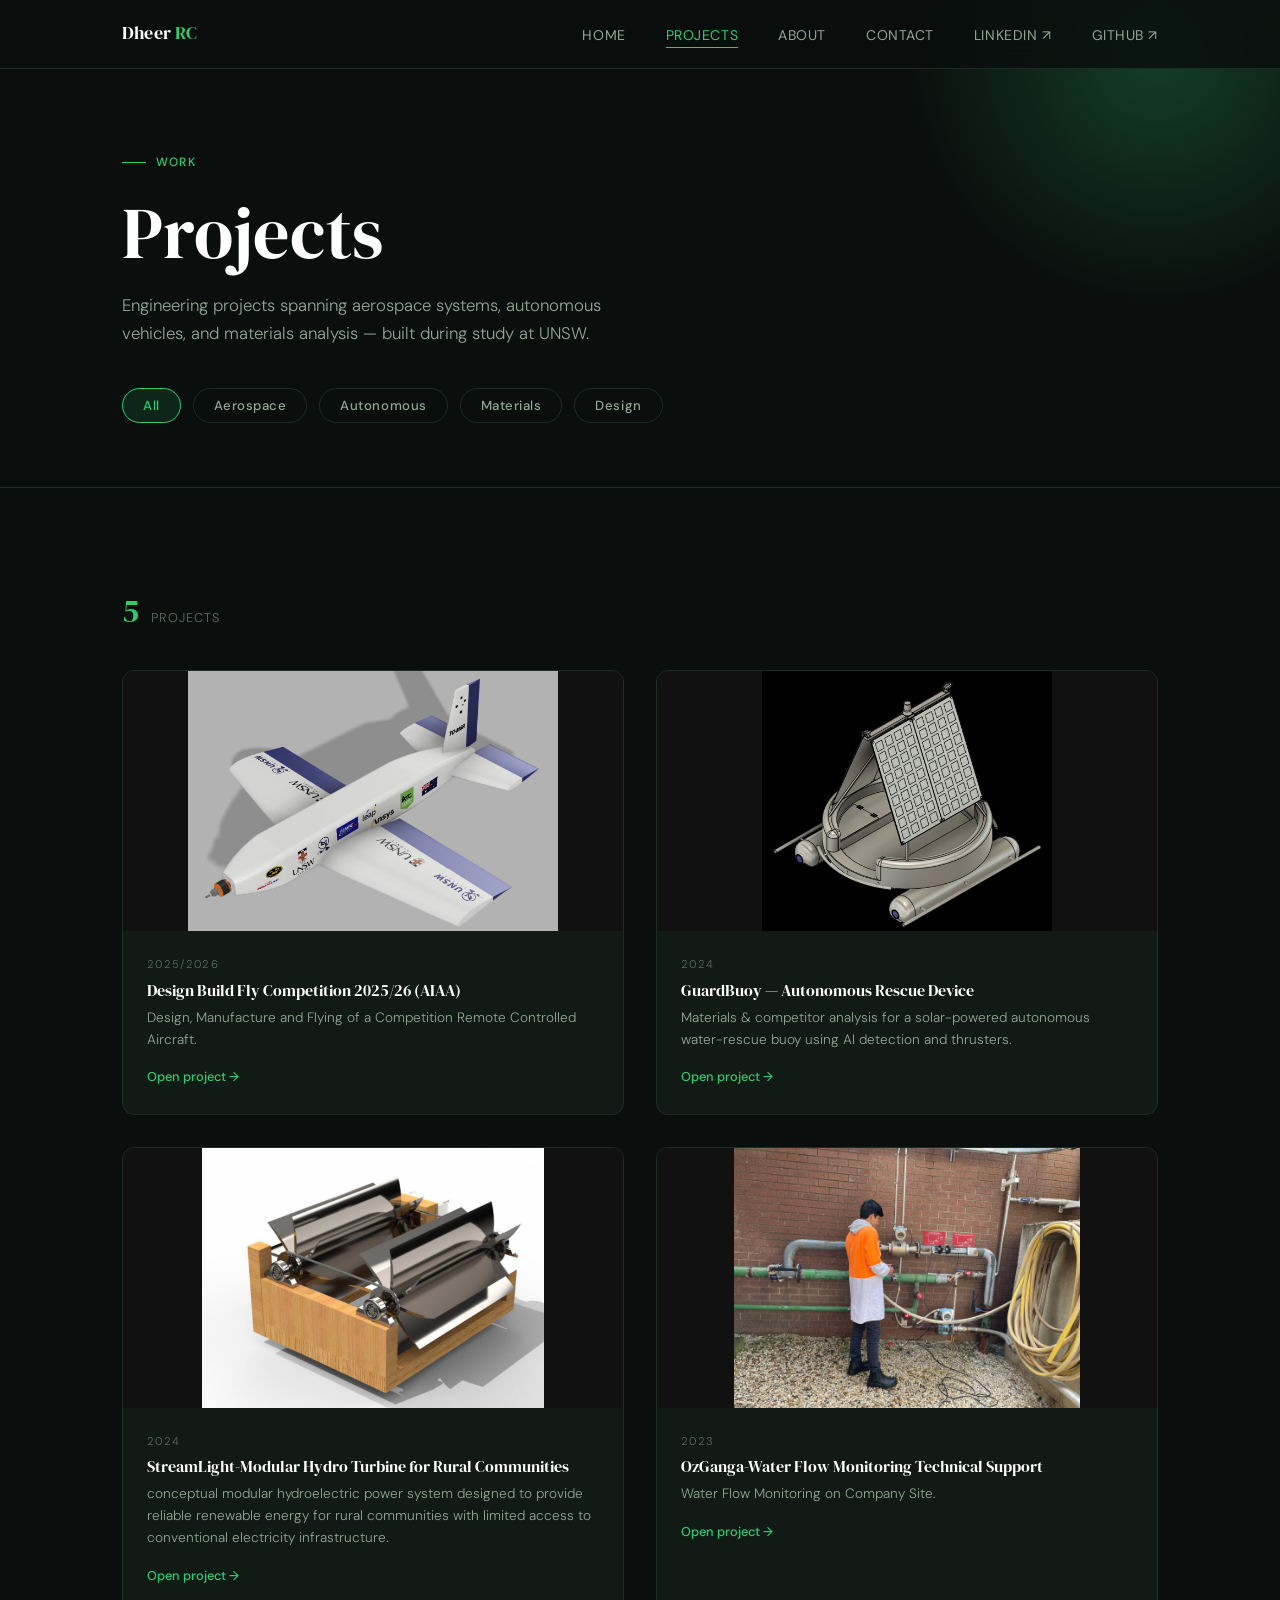
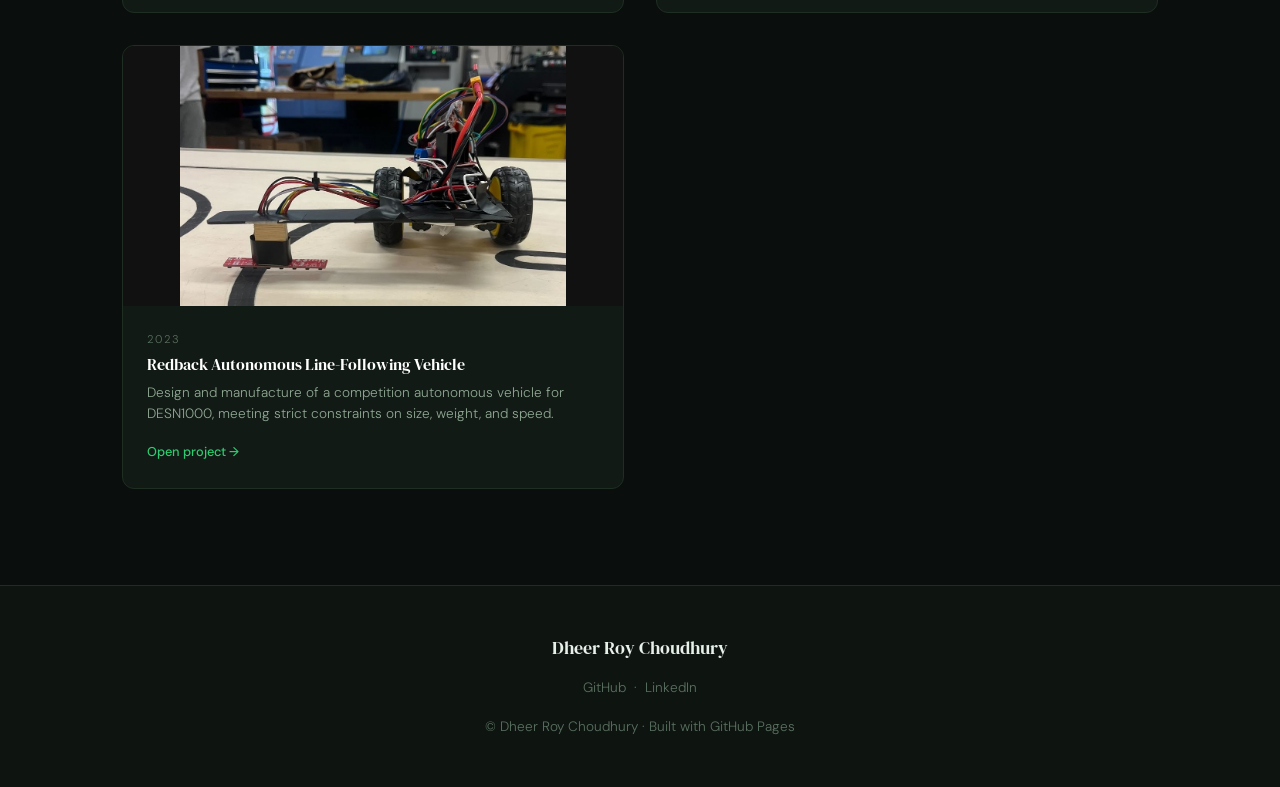
<file: projects.html>
<!DOCTYPE html>
<html lang="en">
<head>
  <meta charset="UTF-8" />
  <meta name="viewport" content="width=device-width, initial-scale=1.0" />
  <title>Projects | Dheer Roy Choudhury</title>
  <meta name="description" content="Engineering projects by Dheer Roy Choudhury — aerospace systems, autonomous vehicles, materials analysis." />
  <link rel="stylesheet" href="style.css" />
  <style>
    /* ── Filter bar ───────────────────────────────────────── */
    .filter-bar {
      display: flex;
      gap: 0.75rem;
      flex-wrap: wrap;
      margin-top: 2.5rem;
    }
    .filter-btn {
      padding: 0.5rem 1.25rem;
      border-radius: 999px;
      border: 1px solid var(--border);
      background: transparent;
      color: var(--text2);
      font-family: var(--font-body);
      font-size: 0.825rem;
      font-weight: 500;
      letter-spacing: 0.04em;
      cursor: pointer;
      transition: all var(--transition);
    }
    .filter-btn:hover, .filter-btn.active {
      background: var(--accent-dim);
      border-color: var(--accent);
      color: var(--accent);
    }

    /* ── Project table ────────────────────────────────────── */
    .proj-table {
      width: 100%;
      border-collapse: collapse;
      margin-top: 2rem;
    }
    .proj-table th {
      text-align: left;
      font-size: 0.72rem;
      font-weight: 500;
      letter-spacing: 0.1em;
      text-transform: uppercase;
      color: var(--text3);
      padding: 0.75rem 1rem;
      border-bottom: 1px solid var(--border);
    }
    .proj-table td {
      padding: 1.1rem 1rem;
      border-bottom: 1px solid var(--border);
      vertical-align: top;
      font-size: 0.9rem;
      color: var(--text2);
    }
    .proj-table tr { transition: background var(--transition); }
    .proj-table tbody tr:hover { background: var(--surface); }
    .proj-table td:first-child { color: var(--text3); font-size: 0.8rem; white-space: nowrap; }
    .proj-table td.proj-name a {
      color: var(--white);
      font-weight: 400;
      font-size: 0.95rem;
    }
    .proj-table td.proj-name a:hover { color: var(--accent); }

    /* ── Project cards grid ───────────────────────────────── */
    .proj-grid {
    display: grid;
    grid-template-columns: repeat(auto-fill, minmax(420px, 1fr));
    gap: 2rem;
    }

    .proj-card {
      background: var(--surface);
      border: 1px solid var(--border);
      border-radius: var(--radius-lg);
      overflow: hidden;
      text-decoration: none;
      color: inherit;
      display: block;
      transition: all var(--transition);
    }
    .proj-card:hover {
      border-color: var(--accent2);
      transform: translateY(-4px);
      box-shadow: 0 16px 48px rgba(0,0,0,0.35);
      color: inherit;
    }
    .proj-thumb {
    height: 260px;
    background: #111;
    display: flex;
    align-items: center;
    justify-content: center;
    overflow: hidden;
    }

    .proj-thumb img {
    width: 100%;
    height: 100%;
    object-fit: contain;
    }

    /* .proj-thumb::after {
      content: "";
      position: absolute;
      inset: 0;
      background: linear-gradient(
        to top,
       rgba(0,0,0,0.45),
       rgba(0,0,0,0.05)
      );
      pointer-events: none;
     } */

    .proj-thumb-bg {
      font-family: var(--font-display);
      font-size: 5rem;
      color: rgba(46,204,113,0.08);
      font-style: italic;
      user-select: none;
    }
    .proj-thumb-tag { position: absolute; top: 1rem; right: 1rem; }
    .proj-body { padding: 1.5rem; }
    .proj-code { font-size: 0.7rem; letter-spacing: 0.12em; color: var(--text3); text-transform: uppercase; margin-bottom: 0.4rem; }
    .proj-body h3 { font-size: 1rem; margin-bottom: 0.5rem; color: var(--white); }
    .proj-body p  { font-size: 0.85rem; color: var(--text2); line-height: 1.6; }
    .proj-arrow {
      display: inline-flex;
      align-items: center;
      gap: 0.4rem;
      font-size: 0.8rem;
      color: var(--accent);
      margin-top: 1rem;
      font-weight: 500;
    }

    /* hidden by filter */
    .proj-card.hidden { display: none; }

    /* ── "Add a project" hint box ─────────────────────────── */
    .add-hint {
      border: 1px dashed var(--border);
      border-radius: var(--radius-lg);
      padding: 2rem;
      text-align: center;
      color: var(--text3);
      font-size: 0.85rem;
    }
    .add-hint strong { display: block; color: var(--text2); margin-bottom: 0.4rem; }

    @media (max-width: 768px) {
      .proj-table { display: none; }
    }
  </style>
</head>
<body>

<!-- ── NAV ───────────────────────────────────────────────── -->
<nav id="nav">
  <div class="nav-inner">
    <a href="index.html" class="nav-logo">Dheer <span>RC</span></a>
    <ul class="nav-links" id="nav-links">
      <li><a href="index.html">Home</a></li>
      <li><a href="projects.html" class="active">Projects</a></li>
      <li><a href="about.html">About</a></li>
      <li><a href="contact.html">Contact</a></li>
      <li><a href="https://www.linkedin.com/in/dheer-roy-choudhury/" target="_blank" rel="noopener">LinkedIn ↗</a></li>
      <li><a href="https://github.com/dheerchoudhury" target="_blank" rel="noopener">GitHub ↗</a></li>
    </ul>
    <button class="hamburger" id="hamburger" aria-label="Toggle menu">
      <span></span><span></span><span></span>
    </button>
  </div>
</nav>

<!-- ── PAGE HEADER ────────────────────────────────────────── -->
<header class="page-header">
  <div class="container">
    <div class="section-label fade-up">Work</div>
    <h1 class="fade-up delay-1">Projects</h1>
    <p class="fade-up delay-2" style="max-width:540px; font-size:1.05rem; margin-top:1rem;">
      Engineering projects spanning aerospace systems, autonomous vehicles,
      and materials analysis — built during study at UNSW.
    </p>

    <!-- ── FILTERS ────────────────────────────────────────── -->
    <div class="filter-bar fade-up delay-3">
      <button class="filter-btn active" data-filter="all">All</button>
      <button class="filter-btn" data-filter="aerospace">Aerospace</button>
      <button class="filter-btn" data-filter="autonomous">Autonomous</button>
      <button class="filter-btn" data-filter="materials">Materials</button>
      <button class="filter-btn" data-filter="design">Design</button>
    </div>
  </div>
</header>

<!-- ── PROJECT GRID ──────────────────────────────────────── -->
<section class="section">
  <div class="container">

    <!-- Stats row -->
    <div class="flex gap-3 mb-3" style="flex-wrap:wrap;">
      <div>
        <span style="font-size:2rem; font-family:var(--font-display); color:var(--accent);" id="proj-count">5</span>
        <span style="font-size:0.8rem; letter-spacing:0.08em; text-transform:uppercase; color:var(--text3); margin-left:0.5rem;">projects</span>
      </div>
    </div>

    <!-- Cards -->
    <div class="proj-grid" id="proj-grid">

      <!-- ════════════════════════════════════════════════════
           PROJECT CARDS — To add a new project:
           1. Copy one <a class="proj-card"> block below
           2. Update the data-category, href, code, title, description, tag
           3. Save and upload to GitHub
           ════════════════════════════════════════════════════ -->

      <a href="projects/dbf.html" class="proj-card" data-category="aerospace design">
        <div class="proj-thumb">
          <img src="assets/images/dbf/render.png"
               alt="DBF Aircraft">
          <!-- <span class="proj-thumb-tag tag">Aerospace</span> -->
        </div>
        <div class="proj-body">
          <div class="proj-code">2025/2026</div>
          <h3>Design Build Fly Competition 2025/26 (AIAA)</h3>
          <p>Design, Manufacture and Flying of a Competition Remote Controlled Aircraft.</p>
          <span class="proj-arrow">Open project →</span>
        </div>
      </a>

      <a href="projects/guardbuoy.html" class="proj-card" data-category="materials design">
        <div class="proj-thumb">
          <img src="assets/images/guardbuoy/initial-CAD.jpg"
               alt="GuardBuoy CAD">
        </div>
        <div class="proj-body">
          <div class="proj-code">2024</div>
          <h3>GuardBuoy — Autonomous Rescue Device</h3>
          <p>Materials & competitor analysis for a solar-powered autonomous water-rescue buoy using AI detection and thrusters.</p>
          <span class="proj-arrow">Open project →</span>
        </div>
      </a>

      <a href="projects/streamlight.html" class="proj-card" data-category="material design">
        <div class="proj-thumb">
          <img src="assets/images/streamlight/hero.png"
               alt="StreamLight Render">
        </div>
        <div class="proj-body">
          <div class="proj-code">2024</div>
          <h3>StreamLight-Modular Hydro Turbine for Rural Communities </h3>
          <p>conceptual modular hydroelectric power system designed to provide 
            reliable renewable energy for rural communities with limited access 
            to conventional electricity infrastructure.</p>
          <span class="proj-arrow">Open project →</span>
        </div>
      </a>

      <a href="projects/ozganga.html" class="proj-card" data-category="materials">
        <div class="proj-thumb">
          <img src="assets/images/ozganga/hero.jpeg"
               alt="Flow Monitoring">
        </div>
        <div class="proj-body">
          <div class="proj-code">2023</div>
          <h3>OzGanga-Water Flow Monitoring Technical Support </h3>
          <p>Water Flow Monitoring on Company Site.</p>
          <span class="proj-arrow">Open project →</span>
        </div>
      </a>

      <a href="projects/redback-car.html" class="proj-card" data-category="autonomous design">
        <div class="proj-thumb">
          <img src="assets/images/redback-autonomous-vehicle/main.jpg"
               alt="Redback Vehicle">
        </div>
        <div class="proj-body">
          <div class="proj-code">2023</div>
          <h3>Redback Autonomous Line-Following Vehicle</h3>
          <p>Design and manufacture of a competition autonomous vehicle for DESN1000, meeting strict constraints on size, weight, and speed.</p>
          <span class="proj-arrow">Open project →</span>
        </div>
      </a>

      <!-- <a href="projects/fuel-system.html" class="proj-card" data-category="aerospace design">
        <div class="proj-thumb">
          <span class="proj-thumb-bg">FS</span>
          <span class="proj-thumb-tag tag">Aerospace</span>
        </div>
        <div class="proj-body">
          <div class="proj-code">DRC-02 · 2024</div>
          <h3>Conceptual Fuel System Design</h3>
          <p>Reference-aircraft analysis using DC-9 & 737NG to inform an original conceptual fuel system for AERO3110.</p>
          <span class="proj-arrow">Open project →</span>
        </div>
      </a> -->

      <!-- ════════════════════════════════════════════════════
           ADD YOUR NEXT PROJECT HERE — copy the block above!
           Change data-category to one of: aerospace, autonomous, materials, design
           ════════════════════════════════════════════════════ -->

    </div>

    <!-- Table view (desktop) -->
    <!-- <div style="margin-top:4rem;">
      <div class="section-label">Index</div>
      <table class="proj-table">
        <thead>
          <tr>
            <th>Code</th>
            <th>Year</th>
            <th>Project</th>
            <th>Domain</th>
            <th>Open</th>
          </tr>
        </thead>
        <tbody>
          <tr data-category="materials design">
            <td>DRC-01</td>
            <td>2024</td>
            <td class="proj-name"><a href="projects/guardbuoy.html">GuardBuoy — Autonomous Rescue Device</a></td>
            <td>Materials, product analysis, marine systems</td>
            <td><a href="projects/guardbuoy.html" style="color:var(--accent);">Open →</a></td>
          </tr>
          <tr data-category="aerospace design">
            <td>DRC-02</td>
            <td>2024</td>
            <td class="proj-name"><a href="projects/fuel-system.html">Conceptual Fuel System Design</a></td>
            <td>Aerospace, aircraft systems, AERO3110</td>
            <td><a href="projects/fuel-system.html" style="color:var(--accent);">Open →</a></td>
          </tr>
          <tr data-category="autonomous design">
            <td>DRC-03</td>
            <td>2023</td>
            <td class="proj-name"><a href="projects/redback-car.html">Redback Autonomous Vehicle</a></td>
            <td>Autonomous systems, DESN1000, manufacturing</td>
            <td><a href="projects/redback-car.html" style="color:var(--accent);">Open →</a></td>
          </tr>
        </tbody>
      </table>
    </div> -->

  </div>
</section>

<!-- ── FOOTER ─────────────────────────────────────────────── -->
<footer>
  <div class="container">
    <p style="margin-bottom:0.75rem; font-family: var(--font-display); font-size:1.1rem; color: var(--text);">Dheer Roy Choudhury</p>
    <p style="margin-bottom:1rem;">
      <a href="https://github.com/dheerchoudhury" target="_blank" rel="noopener">GitHub</a>
      &nbsp;·&nbsp;
      <a href="https://www.linkedin.com/in/dheer-roy-choudhury/" target="_blank" rel="noopener">LinkedIn</a>
    </p>
    <p>© Dheer Roy Choudhury · Built with GitHub Pages</p>
  </div>
</footer>

<script>
  const nav = document.getElementById('nav');
  window.addEventListener('scroll', () => nav.classList.toggle('scrolled', window.scrollY > 40));
  const hamburger = document.getElementById('hamburger');
  const navLinks = document.getElementById('nav-links');
  hamburger.addEventListener('click', () => {
    hamburger.classList.toggle('open');
    navLinks.classList.toggle('open');
  });

  // Filter logic
  document.querySelectorAll('.filter-btn').forEach(btn => {
    btn.addEventListener('click', () => {
      document.querySelectorAll('.filter-btn').forEach(b => b.classList.remove('active'));
      btn.classList.add('active');
      const filter = btn.dataset.filter;
      const cards = document.querySelectorAll('#proj-grid .proj-card');
      let visible = 0;
      cards.forEach(card => {
        const cats = card.dataset.category || '';
        const show = filter === 'all' || cats.includes(filter);
        card.classList.toggle('hidden', !show);
        if (show) visible++;
      });
      document.getElementById('proj-count').textContent = visible;
    });
  });
</script>
</body>
</html>
</file>
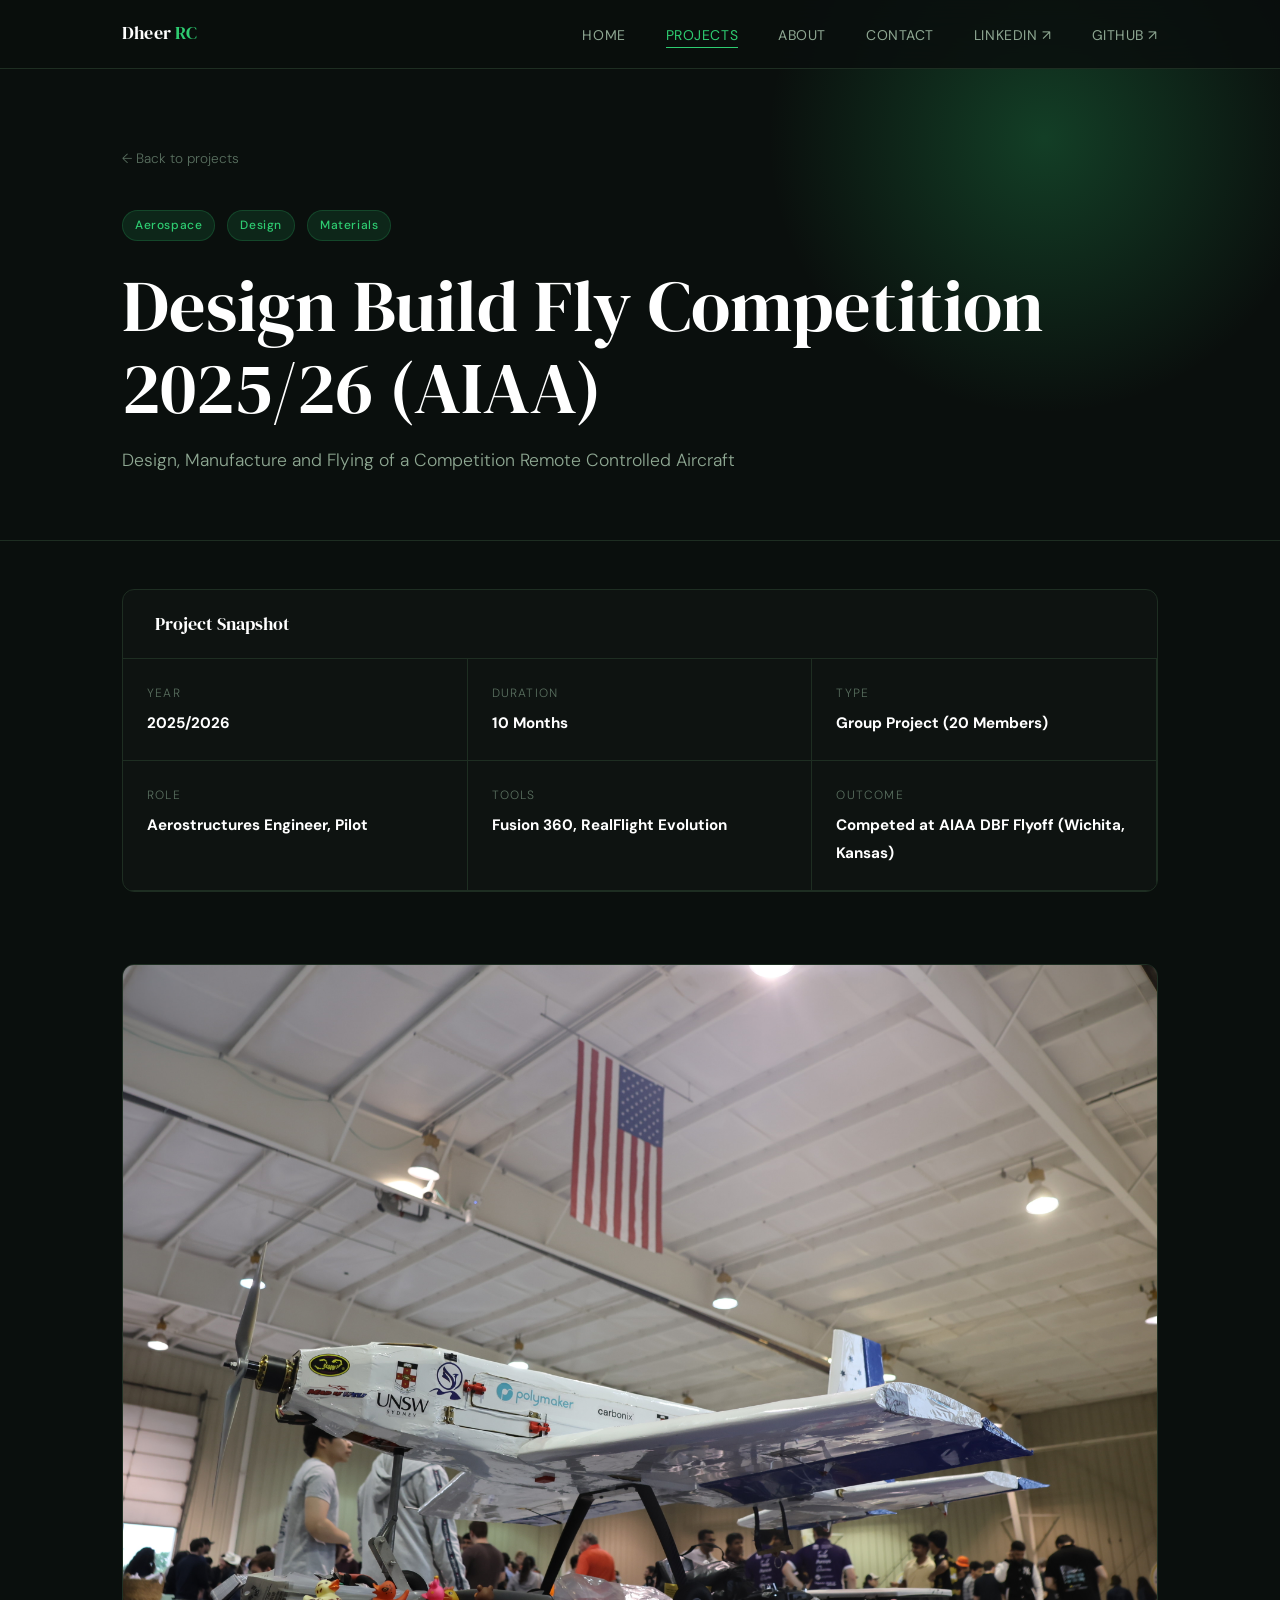
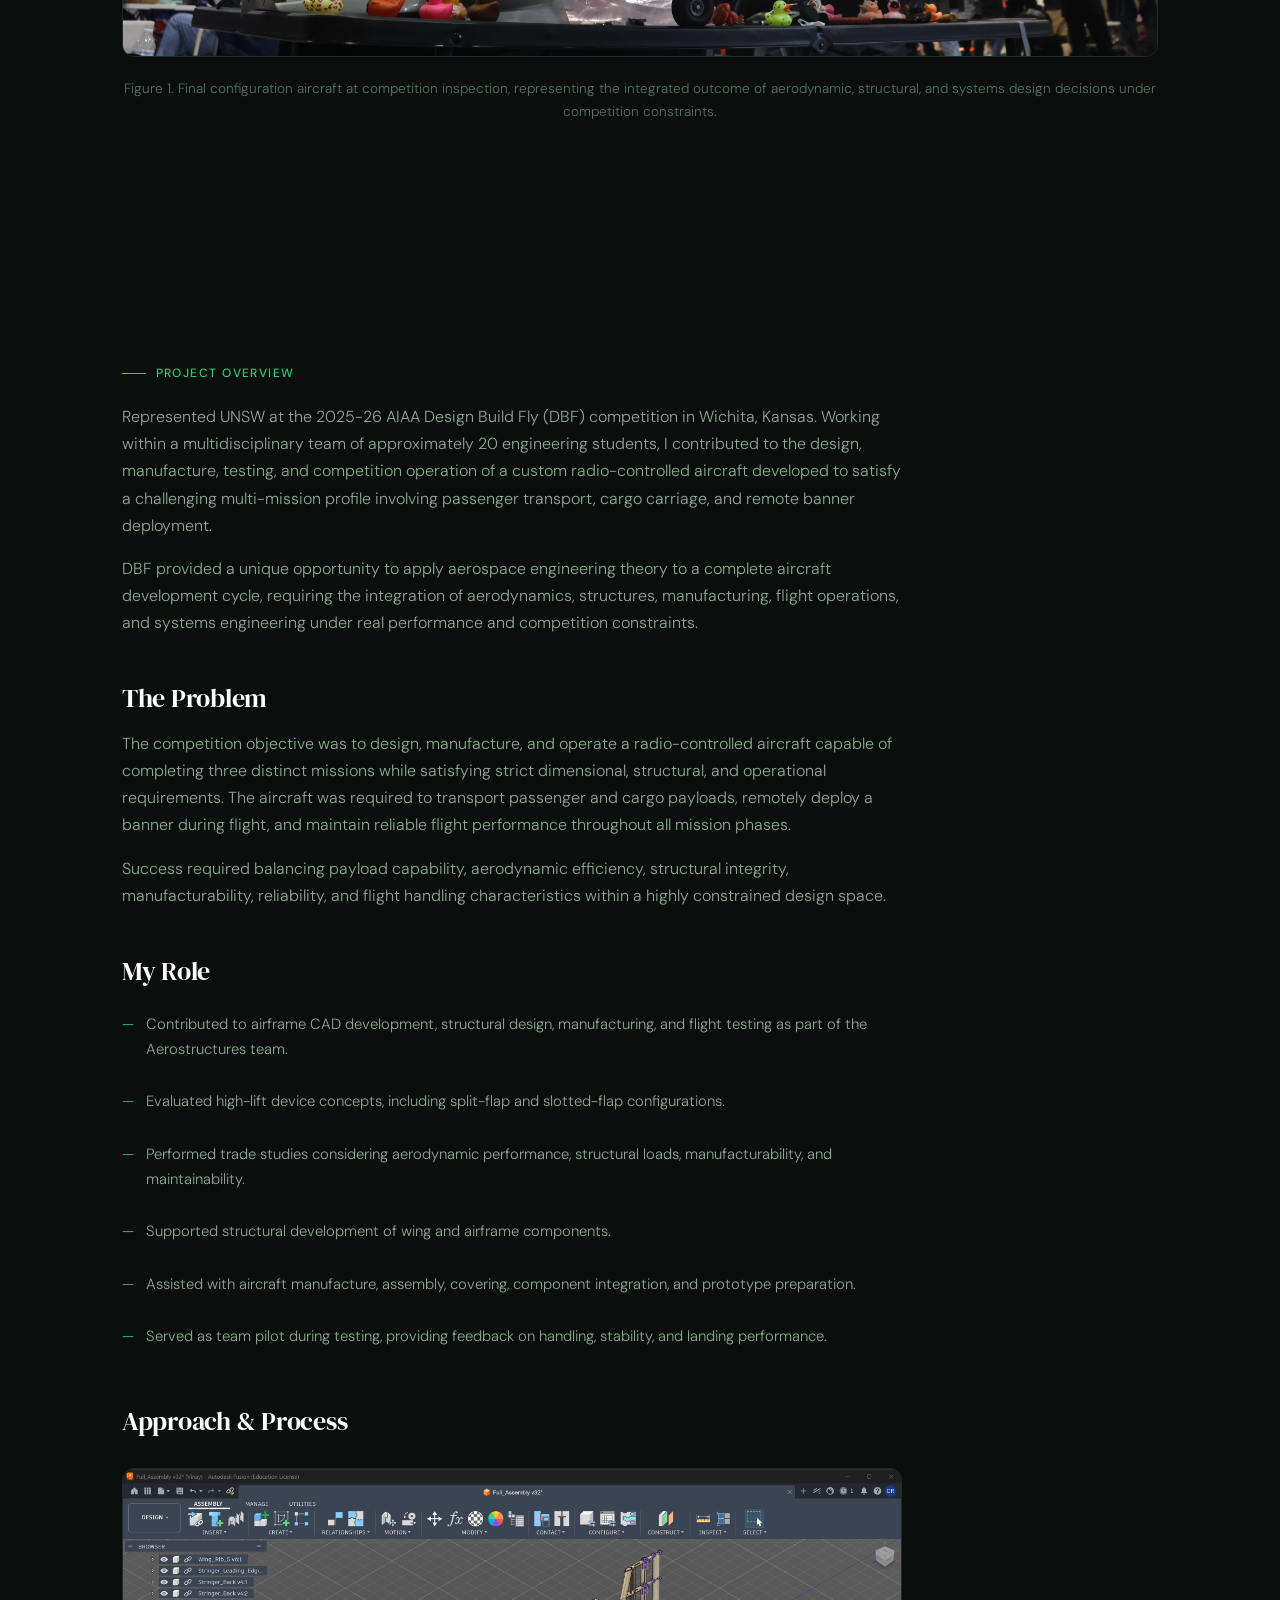
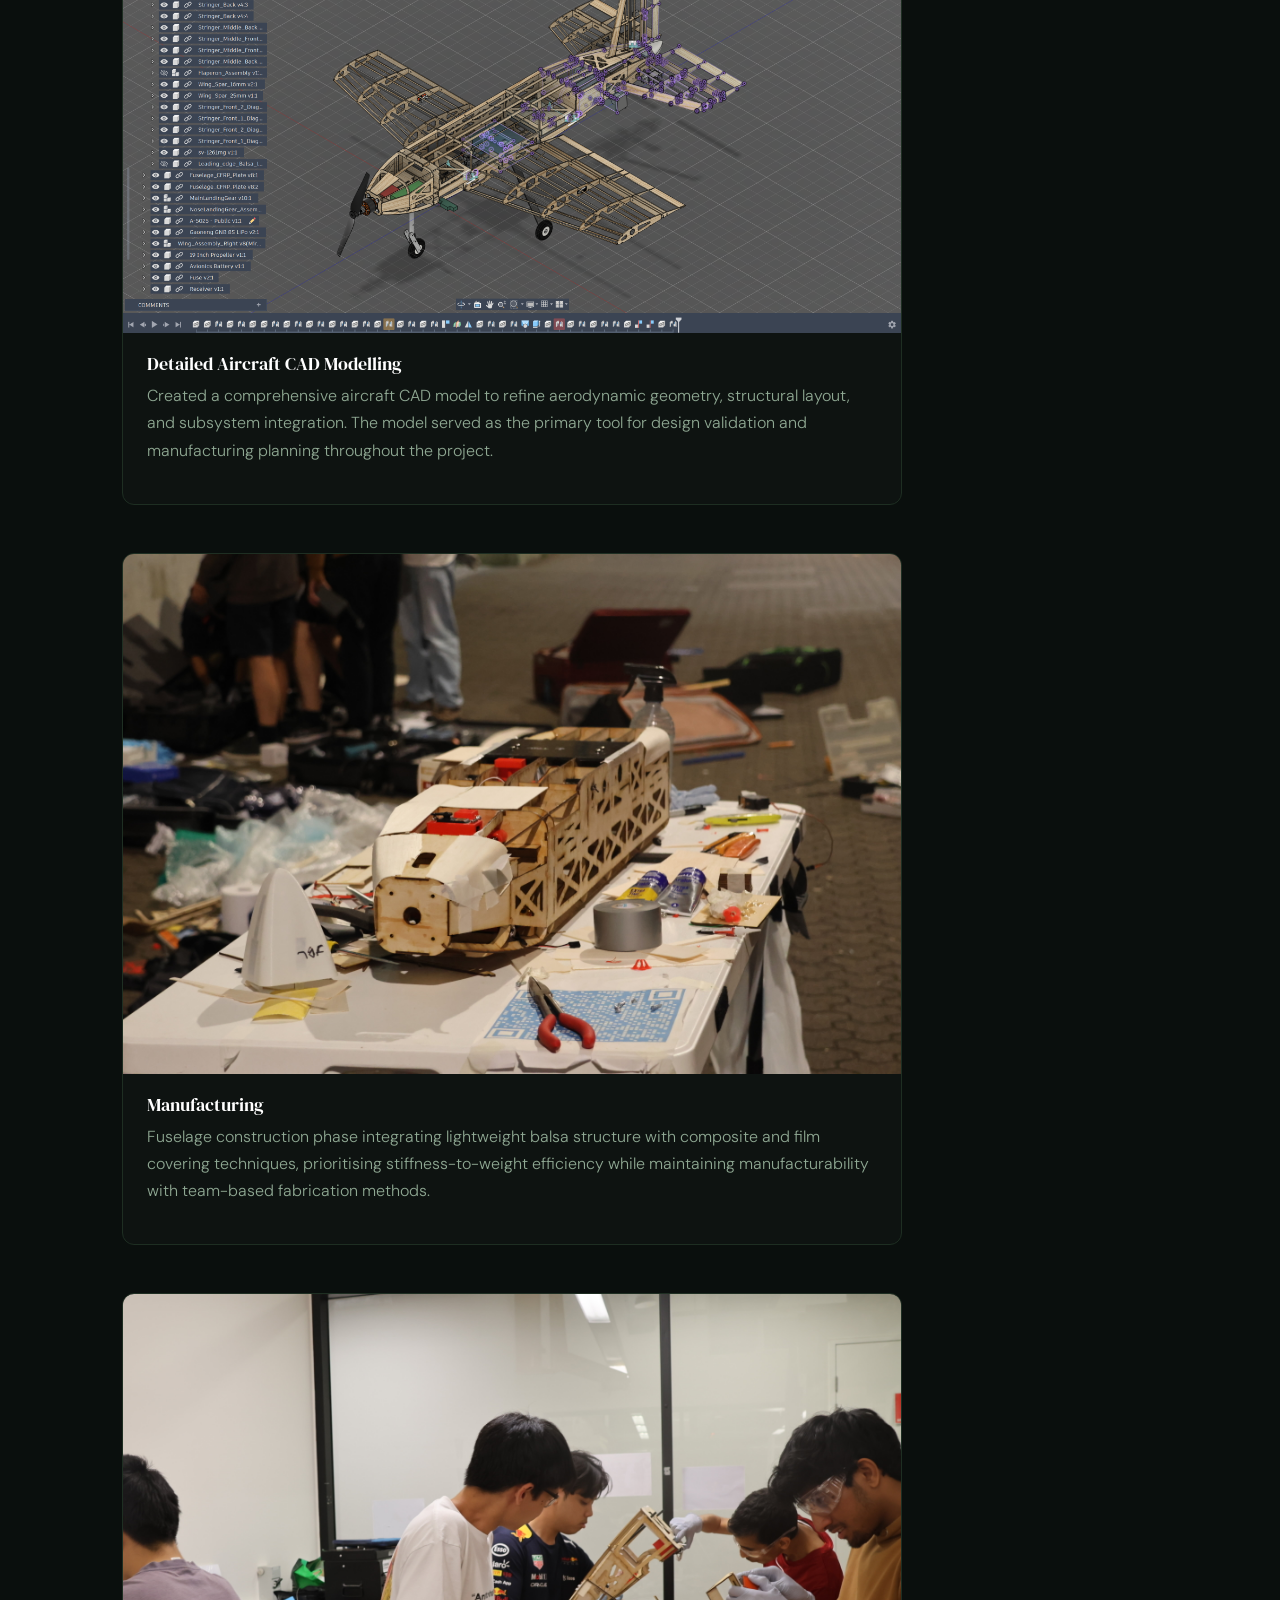
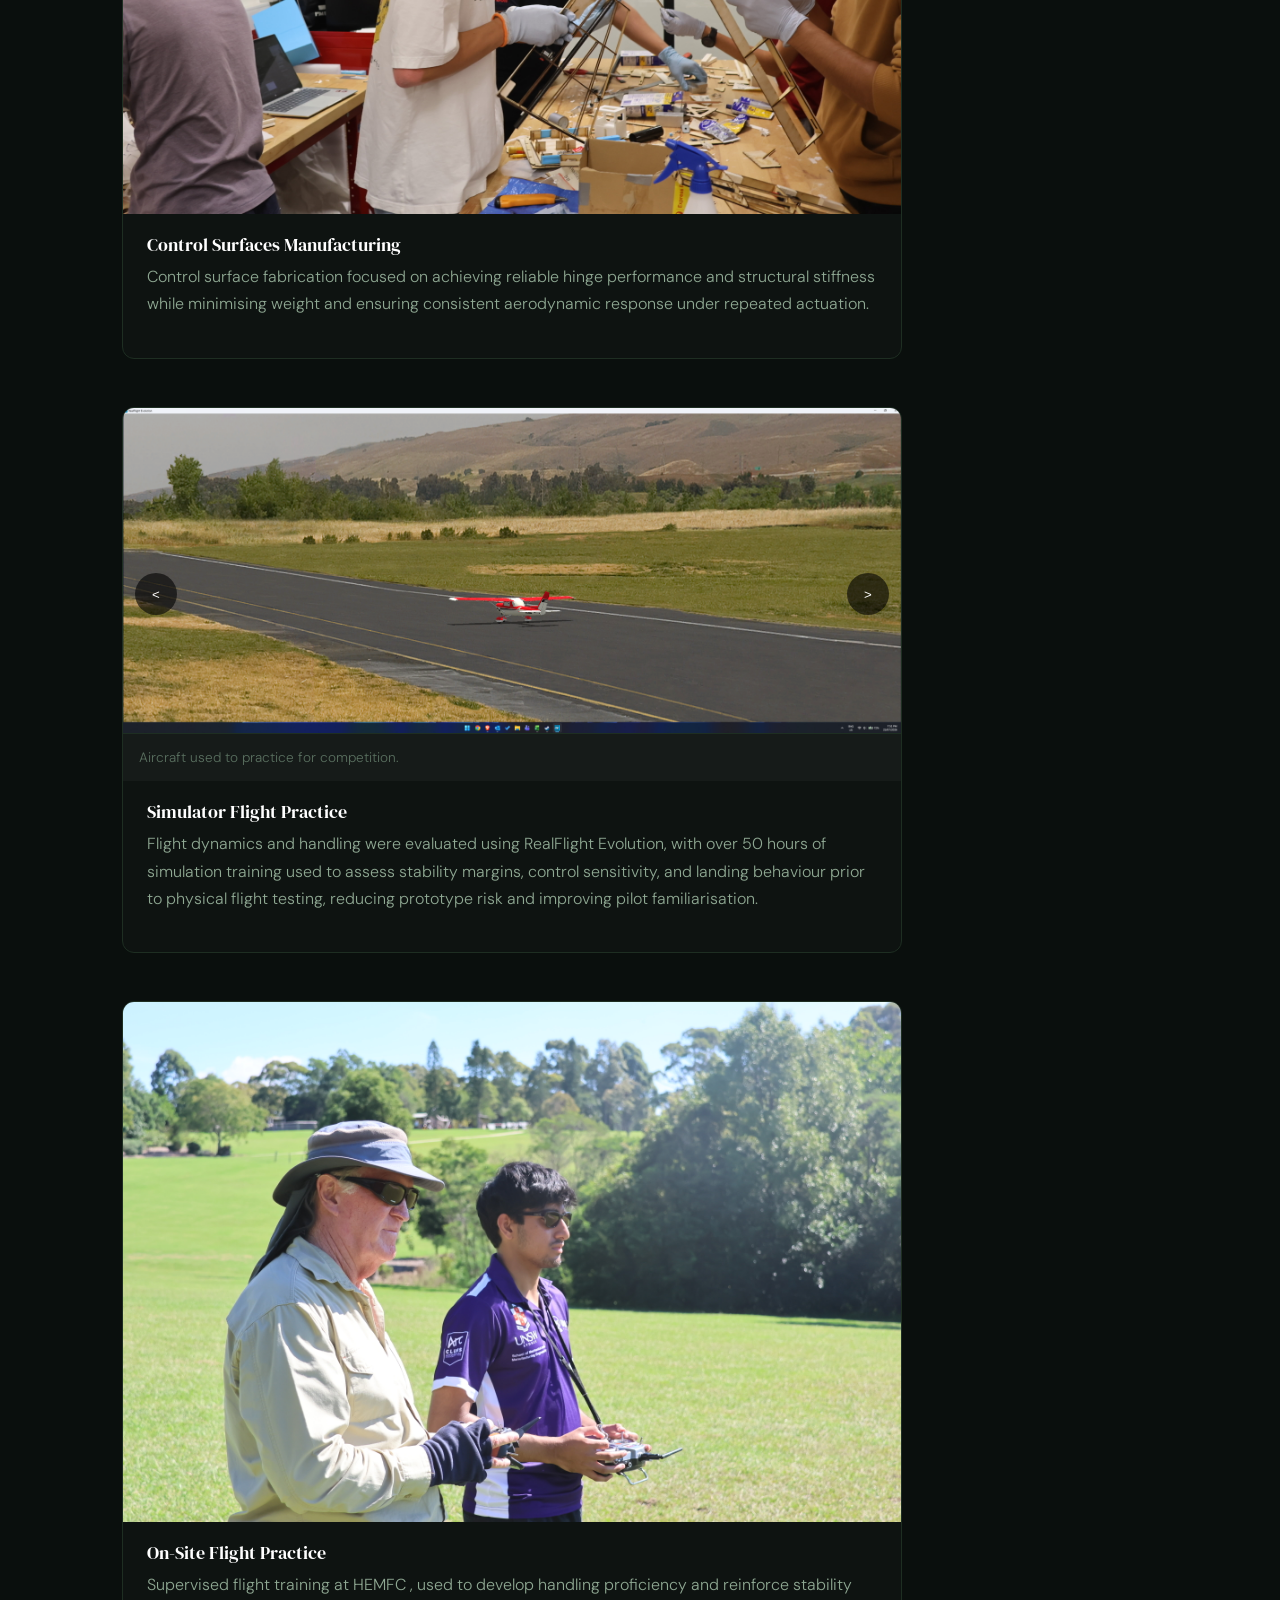
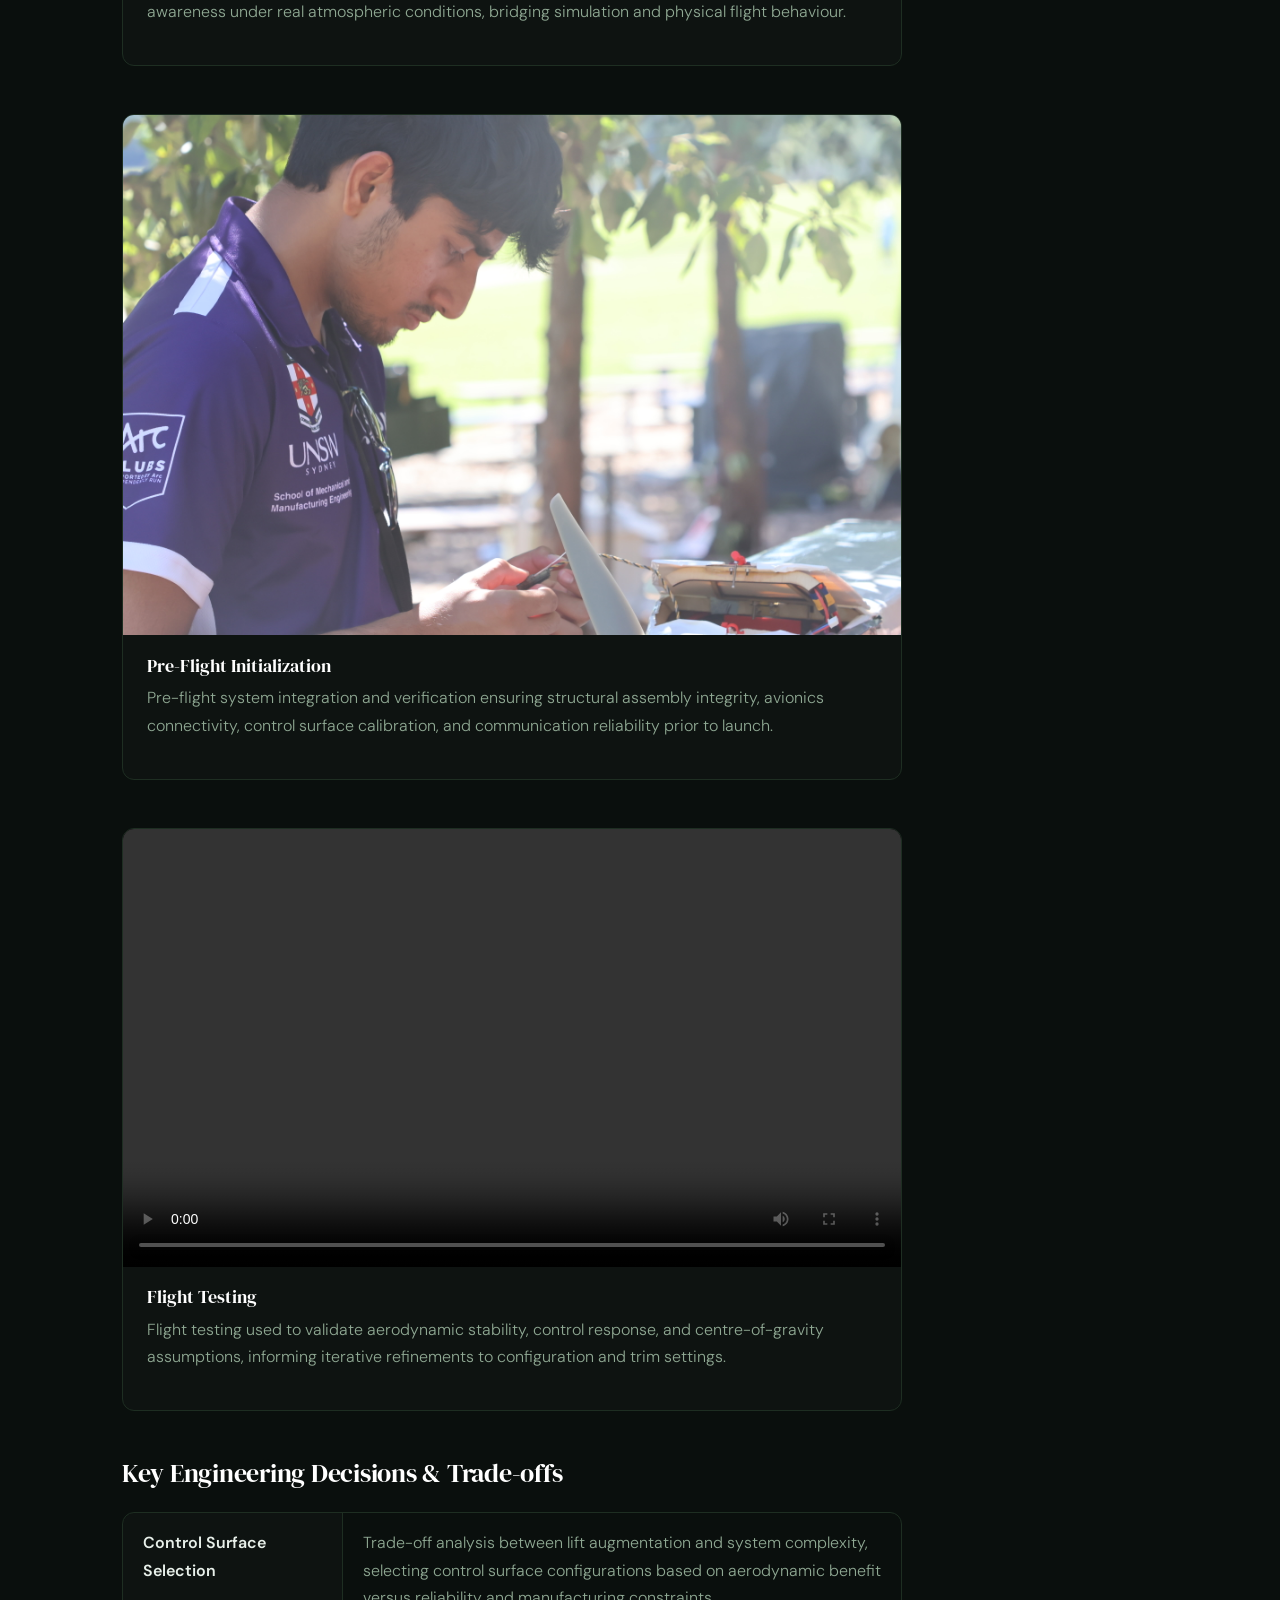
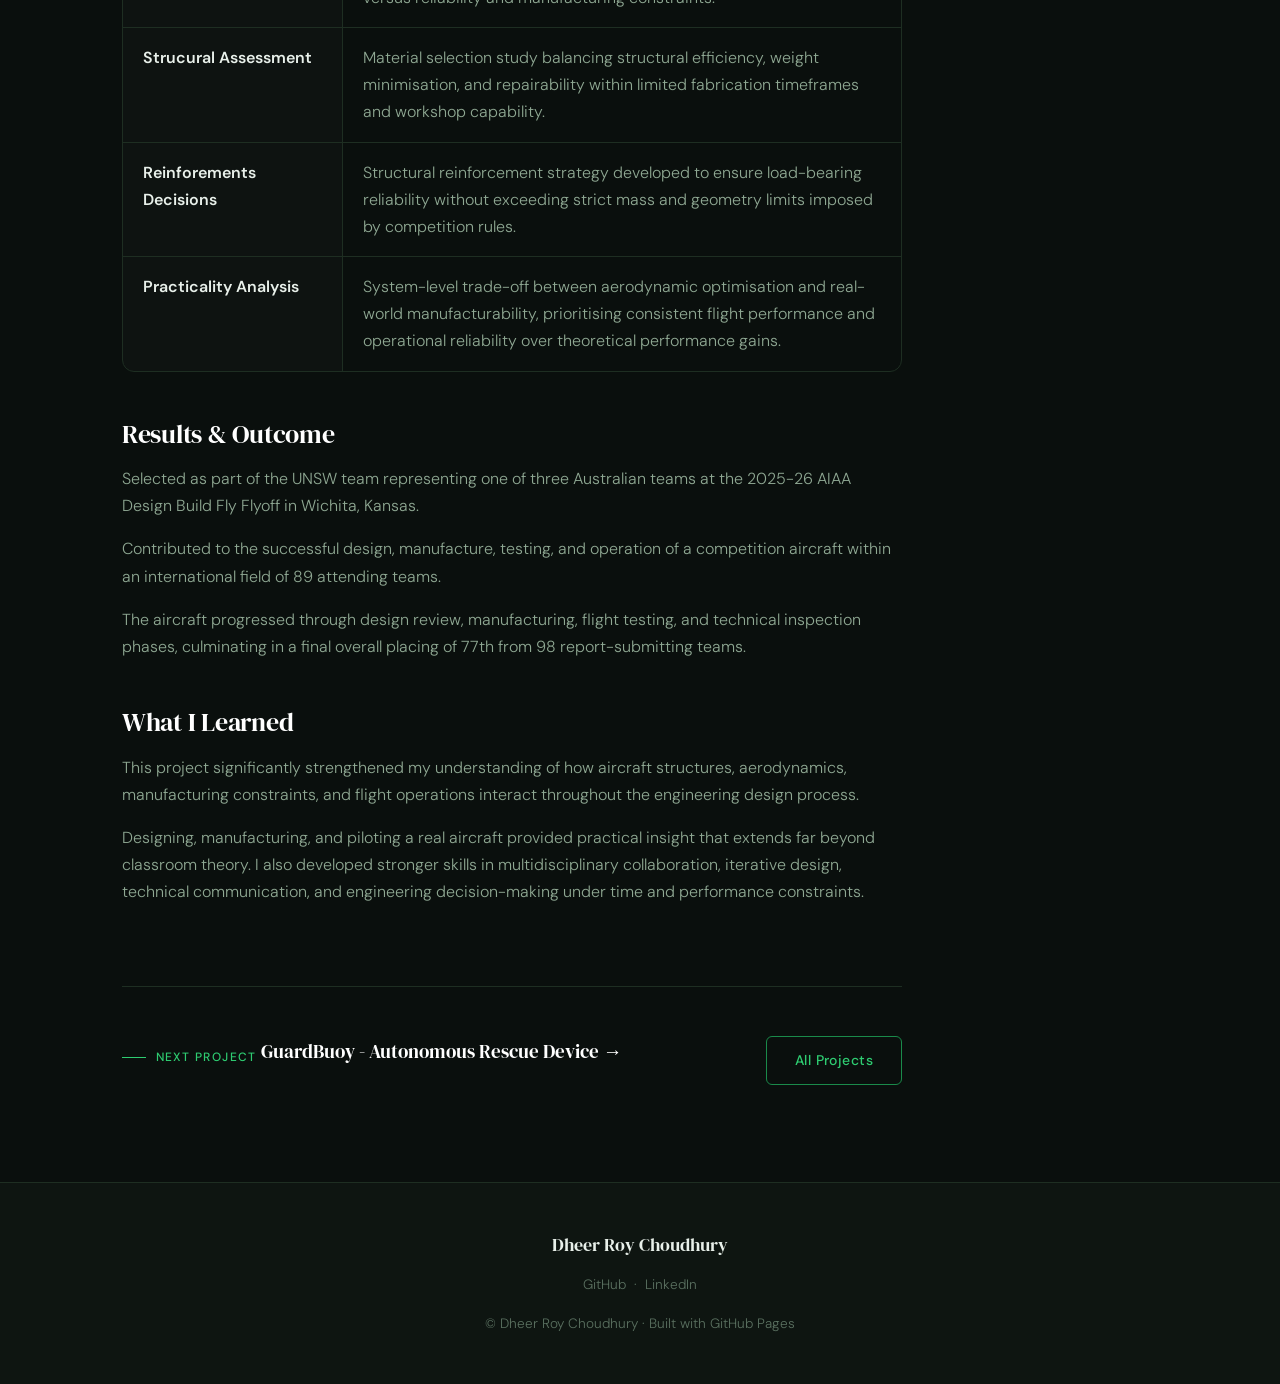
<file: projects/dbf.html>
<!DOCTYPE html>
<html lang="en">
<head>
  <meta charset="UTF-8" />
  <meta name="viewport" content="width=device-width, initial-scale=1.0" />
  <title>Design Build Fly: UNSW Skylabs | Dheer Roy Choudhury</title>
  <link rel="stylesheet" href="../style.css" />
  <style>
/* PROJECT SNAPSHOT */

.project-snapshot {
  border: 1px solid var(--border);
  border-radius: var(--radius-lg);
  margin-top: 3rem;
  background: rgba(255,255,255,0.02);
  overflow: hidden; /* important for clean rounded corners */
}

.snapshot-header {
  padding: 1.5rem 2rem;
  border-bottom: 1px solid var(--border);
}

.snapshot-header h2 {
  margin: 0;
  font-size: 1.1rem;
}

/* 3x3 GRID */
.snapshot-grid {
  display: grid;
  grid-template-columns: repeat(3, 1fr);
}

/* EACH CELL */
.snapshot-item {
  padding: 1.5rem;
  border-right: 1px solid var(--border);
  border-bottom: 1px solid var(--border);
}

.snapshot-item span {
  display:block;
  font-size:0.75rem;
  text-transform:uppercase;
  letter-spacing:0.1em;
  color:var(--text3);
  margin-bottom:0.35rem;
}

.snapshot-item strong {
  color:var(--white);
  font-size:0.95rem;
  line-height:1.4;
}

.carousel {
  position: relative;
}

.slide {
  display: none;
}

.slide.active {
  display: block;
}

.slide img {
  width: 100%;
  display: block;
}

.slide-caption {
  padding: 0.75rem 1rem;
  font-size: 0.85rem;
  color: var(--text3);
  background: rgba(255,255,255,0.03);
  border-top: 1px solid var(--border);
}

.prev,
.next {
  position: absolute;
  top: 50%;
  transform: translateY(-50%);
  width: 42px;
  height: 42px;
  border: none;
  border-radius: 50%;
  cursor: pointer;
  background: rgba(0,0,0,0.6);
  color: white;
}

.prev {
  left: 12px;
}

.next {
  right: 12px;
}

/* MOBILE RESPONSIVE */
@media (max-width: 768px) {

  .snapshot-grid {
    grid-template-columns: repeat(2, 1fr);
  }

  .snapshot-item {
    border-right: 1px solid var(--border);
    border-bottom: 1px solid var(--border);
  }

  .snapshot-item:nth-child(2n) {
    border-right: none;
  }

  /* last row */
  .snapshot-item:nth-child(5),
  .snapshot-item:nth-child(6) {
    border-bottom: none;
  }

}

.process-grid {
  display: flex;
  flex-direction: column;
  gap: 3rem;
  margin-top: 2rem;
}

.process-card {
  border: 1px solid var(--border);
  border-radius: var(--radius-lg);
  overflow: hidden;
  background: rgba(255,255,255,0.02);
}

.process-card img {
  width: 100%;
  display: block;
}

.process-card h3 {
  font-size: 1.15rem;
  padding: 1.25rem 1.5rem 0.5rem;
  margin: 0;
}

.process-card p {
  padding: 0 1.5rem 1.5rem;
  margin: 0;
  color: var(--text2);
}

@media (max-width: 768px) {
  .process-grid {
    grid-template-columns: 1fr;
  }
}
.decision-table {
  border: 1px solid var(--border);
  border-radius: var(--radius-lg);
  overflow: hidden;
  margin-top: 1.5rem;
}

.decision-row {
  display: grid;
  grid-template-columns: 220px 1fr;
  border-bottom: 1px solid var(--border);
}

.decision-row:last-child {
  border-bottom: none;
}

.decision-label {
  padding: 1rem 1.25rem;
  background: rgba(255,255,255,0.02);
  border-right: 1px solid var(--border);
  font-weight: 600;
}

.decision-text {
  padding: 1rem 1.25rem;
  color: var(--text2);
}
/* FIGURES */

.project-figure {
  margin: 2.5rem 0;
}

.project-figure img {
  width:100%;
  border-radius:var(--radius-lg);
  border:1px solid var(--border);
}

.project-figure figcaption {
  text-align:center;
  margin-top:0.75rem;
  color:var(--text3);
  font-size:0.85rem;
}
.process-card video {
  width: 100%;
  display: block;
  aspect-ratio: 16 / 9;
  object-fit: cover;
  background: #000;
}

@media (max-width:768px){

  .snapshot-grid{
    grid-template-columns:1fr 1fr;
  }

}    
    .proj-hero {
      padding: 9rem 0 4rem;
      border-bottom: 1px solid var(--border);
      position: relative;
      overflow: hidden;
    }
    .proj-hero::before {
      content: '';
      position: absolute;
      top: -30%; right: -5%;
      width: 600px; height: 600px;
      background: radial-gradient(circle, var(--accent-glow) 0%, transparent 65%);
      pointer-events: none;
    }
    .proj-meta-bar {
      display: flex;
      gap: 0.75rem;
      flex-wrap: wrap;
      margin-bottom: 1.5rem;
    }
    .proj-title { margin-bottom: 1rem; }
    .proj-subtitle { font-size: 1.1rem; color: var(--text2); max-width: 620px; }

    /* Info table */
    .proj-info-grid {
      display: grid;
      grid-template-columns: repeat(4, 1fr);
      gap: 0;
      border: 1px solid var(--border);
      border-radius: var(--radius-lg);
      overflow: hidden;
      margin: 3rem 0;
    }
    .info-cell {
      padding: 1.5rem;
      border-right: 1px solid var(--border);
    }
    .info-cell:last-child { border-right: none; }
    .info-cell-label {
      font-size: 0.7rem;
      letter-spacing: 0.12em;
      text-transform: uppercase;
      color: var(--text3);
      margin-bottom: 0.4rem;
    }
    .info-cell-value { font-size: 0.95rem; color: var(--white); }

    /* Content */
    .proj-content { max-width: 780px; }
    .proj-content h2 {
    margin: 3rem 0 1rem;
    font-size: 1.6rem;
    letter-spacing: -0.01em;
    /* font-weight: 600; */
    }
    .proj-content p { margin-bottom: 1rem; }
    .proj-content ul {
      list-style: none;
      margin: 0 0 1.5rem;
      padding: 0;
      display: flex;
      flex-direction: column;
      gap: 0.5rem;
    }
    .proj-content ul li {
      padding: 0.6rem 1rem 0.6rem 1.5rem;
      color: var(--text2);
      font-size: 0.925rem;
      position: relative;
    }
    .proj-content ul li::before {
      content: '—';
      position: absolute;
      left: 0;
      color: var(--accent);
    }

    /* Image placeholder */
    .img-placeholder {
      width: 100%;
      aspect-ratio: 16/9;
      background: var(--surface2);
      border: 1px solid var(--border);
      border-radius: var(--radius-lg);
      display: flex;
      flex-direction: column;
      align-items: center;
      justify-content: center;
      gap: 0.75rem;
      margin: 2rem 0;
      color: var(--text3);
      font-size: 0.85rem;
    }
    .img-placeholder .big { font-size: 3rem; opacity: 0.3; }
    /* Replace img-placeholder with a real <img> once you have images:
       <img src="../assets/images/guardbuoy-main.jpg" alt="GuardBuoy render" style="width:100%; border-radius:12px; border:1px solid var(--border); margin:2rem 0;"> */

    /* Nav back */
    .back-link {
      display: inline-flex;
      align-items: center;
      gap: 0.5rem;
      font-size: 0.85rem;
      color: var(--text3);
      margin-bottom: 2.5rem;
      transition: color var(--transition);
    }
    .back-link:hover { color: var(--accent); }

    /* Next project */
    .next-proj {
      border-top: 1px solid var(--border);
      margin-top: 5rem;
      padding-top: 3rem;
      display: flex;
      justify-content: space-between;
      align-items: center;
      flex-wrap: wrap;
      gap: 1rem;
    }

    @media (max-width: 768px) {
      .proj-info-grid { grid-template-columns: repeat(2, 1fr); }
      .info-cell:nth-child(2) { border-right: none; }
      .info-cell:nth-child(3) { border-top: 1px solid var(--border); }
    }
  </style>
</head>
<body>

<!-- ── NAV ───────────────────────────────────────────────── -->
<nav id="nav">
  <div class="nav-inner">
    <a href="../index.html" class="nav-logo">Dheer <span>RC</span></a>
    <ul class="nav-links" id="nav-links">
      <li><a href="../index.html">Home</a></li>
      <li><a href="../projects.html" class="active">Projects</a></li>
      <li><a href="../about.html">About</a></li>
      <li><a href="../contact.html">Contact</a></li>
      <li><a href="https://www.linkedin.com/in/dheer-roy-choudhury/" target="_blank" rel="noopener">LinkedIn ↗</a></li>
      <li><a href="https://github.com/dheerchoudhury" target="_blank" rel="noopener">GitHub ↗</a></li>
    </ul>
    <button class="hamburger" id="hamburger" aria-label="Toggle menu">
      <span></span><span></span><span></span>
    </button>
  </div>
</nav>

<!-- ── PROJECT HERO ──────────────────────────────────────── -->
<header class="proj-hero">
  <div class="container">
    <a href="../projects.html" class="back-link fade-up">← Back to projects</a>
    <div class="proj-meta-bar fade-up delay-1">
      <span class="tag">Aerospace</span>
      <span class="tag">Design</span>
      <span class="tag">Materials</span>
    </div>
    <h1 class="proj-title fade-up delay-1">Design Build Fly Competition 2025/26 (AIAA)</h1>
    <p class="proj-subtitle fade-up delay-2">
      Design, Manufacture and Flying of a Competition Remote Controlled Aircraft
    </p>
  </div>
</header>

<!-- ── PROJECT META ──────────────────────────────────────── -->

<!-- ─────────────────────────────────────────────────────── -->
<!-- PROJECT SNAPSHOT -->
<!-- ─────────────────────────────────────────────────────── -->

<div class="container">

  <div class="project-snapshot fade-up">

    <div class="snapshot-header">
      <h2>Project Snapshot</h2>
    </div>

    <div class="snapshot-grid">

      <div class="snapshot-item">
        <span>Year</span>
        <strong>2025/2026</strong>
      </div>

      <div class="snapshot-item">
        <span>Duration</span>
        <strong>10 Months</strong>
      </div>

      <div class="snapshot-item">
        <span>Type</span>
        <strong>Group Project (20 Members)</strong>
      </div>

      <div class="snapshot-item">
        <span>Role</span>
        <strong>Aerostructures Engineer, Pilot</strong>
      </div>

      <div class="snapshot-item">
        <span>Tools</span>
        <strong>Fusion 360, RealFlight Evolution</strong>
      </div>

      <div class="snapshot-item">
        <span>Outcome</span>
        <strong>Competed at AIAA DBF Flyoff (Wichita, Kansas)</strong>
      </div>

    </div>
  </div>

</div>

<!-- ─────────────────────────────────────────────────────── -->
<!-- HERO IMAGE -->
<!-- ─────────────────────────────────────────────────────── -->

<section class="section" style="padding-top:2rem;">
  <div class="container">

    <figure class="project-figure fade-up">
      <img
        src="../assets/images/dbf/main.JPG"
        alt="Plane At Comp">
      <figcaption>
        Figure 1. Final configuration aircraft at competition inspection, 
        representing the integrated outcome of aerodynamic, structural, 
        and systems design decisions under competition constraints.
      </figcaption>
    </figure>

  </div>
</section>

<!-- ─────────────────────────────────────────────────────── -->
<!-- PROJECT CONTENT -->
<!-- ─────────────────────────────────────────────────────── -->

<section class="section">
  <div class="container">

    <div class="proj-content fade-up">

      <div class="section-label">Project Overview</div>

      <p>
       Represented UNSW at the 2025-26 AIAA Design Build Fly 
       (DBF) competition in Wichita, Kansas. Working within 
       a multidisciplinary team of approximately 20 engineering 
       students, I contributed to the design, manufacture, testing, 
       and competition operation of a custom radio-controlled aircraft 
       developed to satisfy a challenging multi-mission profile involving 
       passenger transport, cargo carriage, and remote banner deployment.
      </p>

      <p>
       DBF provided a unique opportunity to apply aerospace engineering 
       theory to a complete aircraft development cycle, requiring the 
       integration of aerodynamics, structures, manufacturing, flight 
       operations, and systems engineering under real performance and 
       competition constraints.
      </p>

      <!-- ================================================= -->

      <h2>The Problem</h2>

      <p>
        The competition objective was to design, manufacture, and 
        operate a radio-controlled aircraft capable of completing 
        three distinct missions while satisfying strict dimensional, 
        structural, and operational requirements. The aircraft was 
        required to transport passenger and cargo payloads, remotely 
        deploy a banner during flight, and maintain reliable flight 
        performance throughout all mission phases.
      </p>

      <p>
       Success required balancing payload capability, aerodynamic 
       efficiency, structural integrity, manufacturability, 
       reliability, and flight handling characteristics within a 
       highly constrained design space.
      </p>

      <!-- ================================================= -->

      <h2>My Role</h2>

      <ul>
        <li>Contributed to airframe CAD development, structural design, manufacturing, and flight testing as part of the Aerostructures team.</li>
        <li>Evaluated high-lift device concepts, including split-flap and slotted-flap configurations.</li>
        <li>Performed trade studies considering aerodynamic performance, structural loads, manufacturability, and maintainability.</li>
        <li>Supported structural development of wing and airframe components.</li>
        <li>Assisted with aircraft manufacture, assembly, covering, component integration, and prototype preparation.</li>
        <li>Served as team pilot during testing, providing feedback on handling, stability, and landing performance.</li>
      </ul>

      <!-- ================================================= -->
<h2>Approach & Process</h2>

<div class="process-grid">

  <div class="process-card">
    <img src="../assets/images/dbf/CAD.png"
         alt="CAD for Aircraft">

    <h3>Detailed Aircraft CAD Modelling</h3>
      
    <p>
      Created a comprehensive aircraft CAD model to refine 
      aerodynamic geometry, structural layout, and subsystem 
      integration. The model served as the primary tool for design 
      validation and manufacturing planning throughout the project.
    </p>
  </div>

  <div class="process-card">
    <img src="../assets/images/dbf/manufacturing.JPG"
         alt="Initial Manufacturing">

    <h3>Manufacturing</h3>

    <p>
      Fuselage construction phase integrating lightweight 
      balsa structure with composite and film covering techniques, 
      prioritising stiffness-to-weight efficiency while maintaining 
      manufacturability with team-based fabrication methods.
    </p>
  </div>

  <div class="process-card">
    <img src="../assets/images/dbf/lab-manufacturing.JPG"
         alt="Lab Manufacturing">

    <h3>Control Surfaces Manufacturing</h3>
      
    <p>
      Control surface fabrication focused on achieving reliable hinge 
      performance and structural stiffness while minimising weight and 
      ensuring consistent aerodynamic response under repeated actuation.
    </p>
  </div>

  <!-- <div class="process-card">
    <img src="../assets/images/dbf/simulator.jpeg"
         alt="Simulator Work">

    <h3>Simulator Practice</h3> -->

  <div class="process-card">

  <div class="carousel">

    <div class="slide active">
      <img src="../assets/images/dbf/sim_1.png">
      <div class="slide-caption">
        Aircraft used to practice for competition.
      </div>
    </div>

    <div class="slide">
      <img src="../assets/images/dbf/sim_2.png">
      <div class="slide-caption">
        Aircraft takeoff pactice. 
      </div>
    </div>

    <div class="slide">
      <img src="../assets/images/dbf/sim_3.png">
      <div class="slide-caption">
        Over 50 hours accured, and continuing practice to refine skills.
      </div>
    </div>

    <button class="prev"><</button>
    <button class="next">></button>

  </div>
    <h3>Simulator Flight Practice</h3>

    <p>
      Flight dynamics and handling were evaluated using RealFlight Evolution, 
      with over 50 hours of simulation training used to assess stability margins, 
      control sensitivity, and landing behaviour prior to physical flight testing, 
      reducing prototype risk and improving pilot familiarisation.
    </p>
  </div>

  <div class="process-card">
    <img src="../assets/images/dbf/buddy-practice.JPG"
         alt="Field Practice on Buddy System">

    <h3>On-Site Flight Practice</h3>

    <p>
      Supervised flight training at HEMFC , used to develop handling proficiency and 
      reinforce stability awareness under real atmospheric conditions, 
      bridging simulation and physical flight behaviour.
    </p>
  </div>

  <div class="process-card">
    <img src="../assets/images/dbf/spektrum-rx.JPG"
         alt="Spektrum Receiver">

    <h3>Pre-Flight Initialization</h3>

    <p>
      Pre-flight system integration and verification ensuring structural assembly 
      integrity, avionics connectivity, control surface calibration, and communication 
      reliability prior to launch.
    </p>
  </div>

<div class="process-card">

  <video controls preload="metadata">
    <source src="../assets/videos/dbf/flight-testing.mp4" type="video/mp4">
  </video>

  <h3>Flight Testing</h3>

  <p>
    Flight testing used to validate aerodynamic stability, control response, and 
    centre-of-gravity assumptions, informing iterative refinements to 
    configuration and trim settings.
  </p>
</div>

</div>
<h2>Key Engineering Decisions & Trade-offs</h2>

<div class="decision-table">

  <div class="decision-row">
    <div class="decision-label">Control Surface Selection</div>
    <div class="decision-text">
      Trade-off analysis between lift augmentation and system complexity, 
      selecting control surface configurations based on aerodynamic 
      benefit versus reliability and manufacturing constraints.
    </div>
  </div>

  <div class="decision-row">
    <div class="decision-label">Strucural Assessment</div>
    <div class="decision-text">
      Material selection study balancing structural efficiency, weight 
      minimisation, and repairability within limited fabrication 
      timeframes and workshop capability.
    </div>
  </div>

  <div class="decision-row">
    <div class="decision-label">Reinforements Decisions</div>
    <div class="decision-text">
      Structural reinforcement strategy developed to ensure load-bearing 
      reliability without exceeding strict mass and geometry limits 
      imposed by competition rules.
    </div>
  </div>

  <div class="decision-row">
    <div class="decision-label">Practicality Analysis</div>
    <div class="decision-text">
      System-level trade-off between aerodynamic optimisation and real-world 
      manufacturability, prioritising consistent flight performance and 
      operational reliability over theoretical performance gains.
    </div>
  </div>

</div>

      <!-- ================================================= -->

      <h2>Results & Outcome</h2>

      <p>
        Selected as part of the UNSW team representing one of 
        three Australian teams at the 2025-26 AIAA Design 
        Build Fly Flyoff in Wichita, Kansas.
      </p>

      <p>
        Contributed to the successful design, manufacture, 
        testing, and operation of a competition aircraft 
        within an international field of 89 attending teams.
      </p>

      <p>
        The aircraft progressed through design review, manufacturing, 
        flight testing, and technical inspection phases, culminating 
        in a final overall placing of 77th from 98 report-submitting teams.
      </p>

      <!-- ================================================= -->

      <h2>What I Learned</h2>

      <p>
        This project significantly strengthened my understanding of 
        how aircraft structures, aerodynamics, manufacturing 
        constraints, and flight operations interact throughout 
        the engineering design process.
      </p>

      <p>
        Designing, manufacturing, and piloting a real aircraft 
        provided practical insight that extends far beyond 
        classroom theory. I also developed stronger skills in 
        multidisciplinary collaboration, iterative design, 
        technical communication, and engineering decision-making 
        under time and performance constraints.
      </p>

      <!-- ================================================= -->

      <div class="next-proj">

        <div>
          <div class="section-label">Next Project</div>

          <a href="guardbuoy.html"
             style="font-family:var(--font-display);
                    font-size:1.2rem;
                    color:var(--white);">

            GuardBuoy - Autonomous Rescue Device →

          </a>
        </div>

        <a href="../projects.html" class="btn btn-outline">
          All Projects
        </a>

      </div>

    </div>
  </div>
</section>


<!-- ── FOOTER ─────────────────────────────────────────────── -->
<footer>
  <div class="container">
    <p style="margin-bottom:0.75rem; font-family: var(--font-display); font-size:1.1rem; color: var(--text);">Dheer Roy Choudhury</p>
    <p style="margin-bottom:1rem;">
      <a href="https://github.com/dheerchoudhury" target="_blank" rel="noopener">GitHub</a>
      &nbsp;·&nbsp;
      <a href="https://www.linkedin.com/in/dheer-roy-choudhury/" target="_blank" rel="noopener">LinkedIn</a>
    </p>
    <p>© Dheer Roy Choudhury · Built with GitHub Pages</p>
  </div>
</footer>

<script>
  const nav = document.getElementById('nav');
  window.addEventListener('scroll', () => nav.classList.toggle('scrolled', window.scrollY > 40));
  document.getElementById('hamburger').addEventListener('click', function() {
    this.classList.toggle('open');
    document.getElementById('nav-links').classList.toggle('open');
  });

document.querySelectorAll('.carousel').forEach(carousel => {

  const slides = carousel.querySelectorAll('.slide');
  const prev = carousel.querySelector('.prev');
  const next = carousel.querySelector('.next');

  let current = 0;

  function showSlide(index) {

    slides.forEach(slide => {
      slide.classList.remove('active');
    });

    slides[index].classList.add('active');

  }

  next.addEventListener('click', () => {
    current = (current + 1) % slides.length;
    showSlide(current);
  });

  prev.addEventListener('click', () => {
    current = (current - 1 + slides.length) % slides.length;
    showSlide(current);
  });

});  
</script>
</body>
</html>
</file>
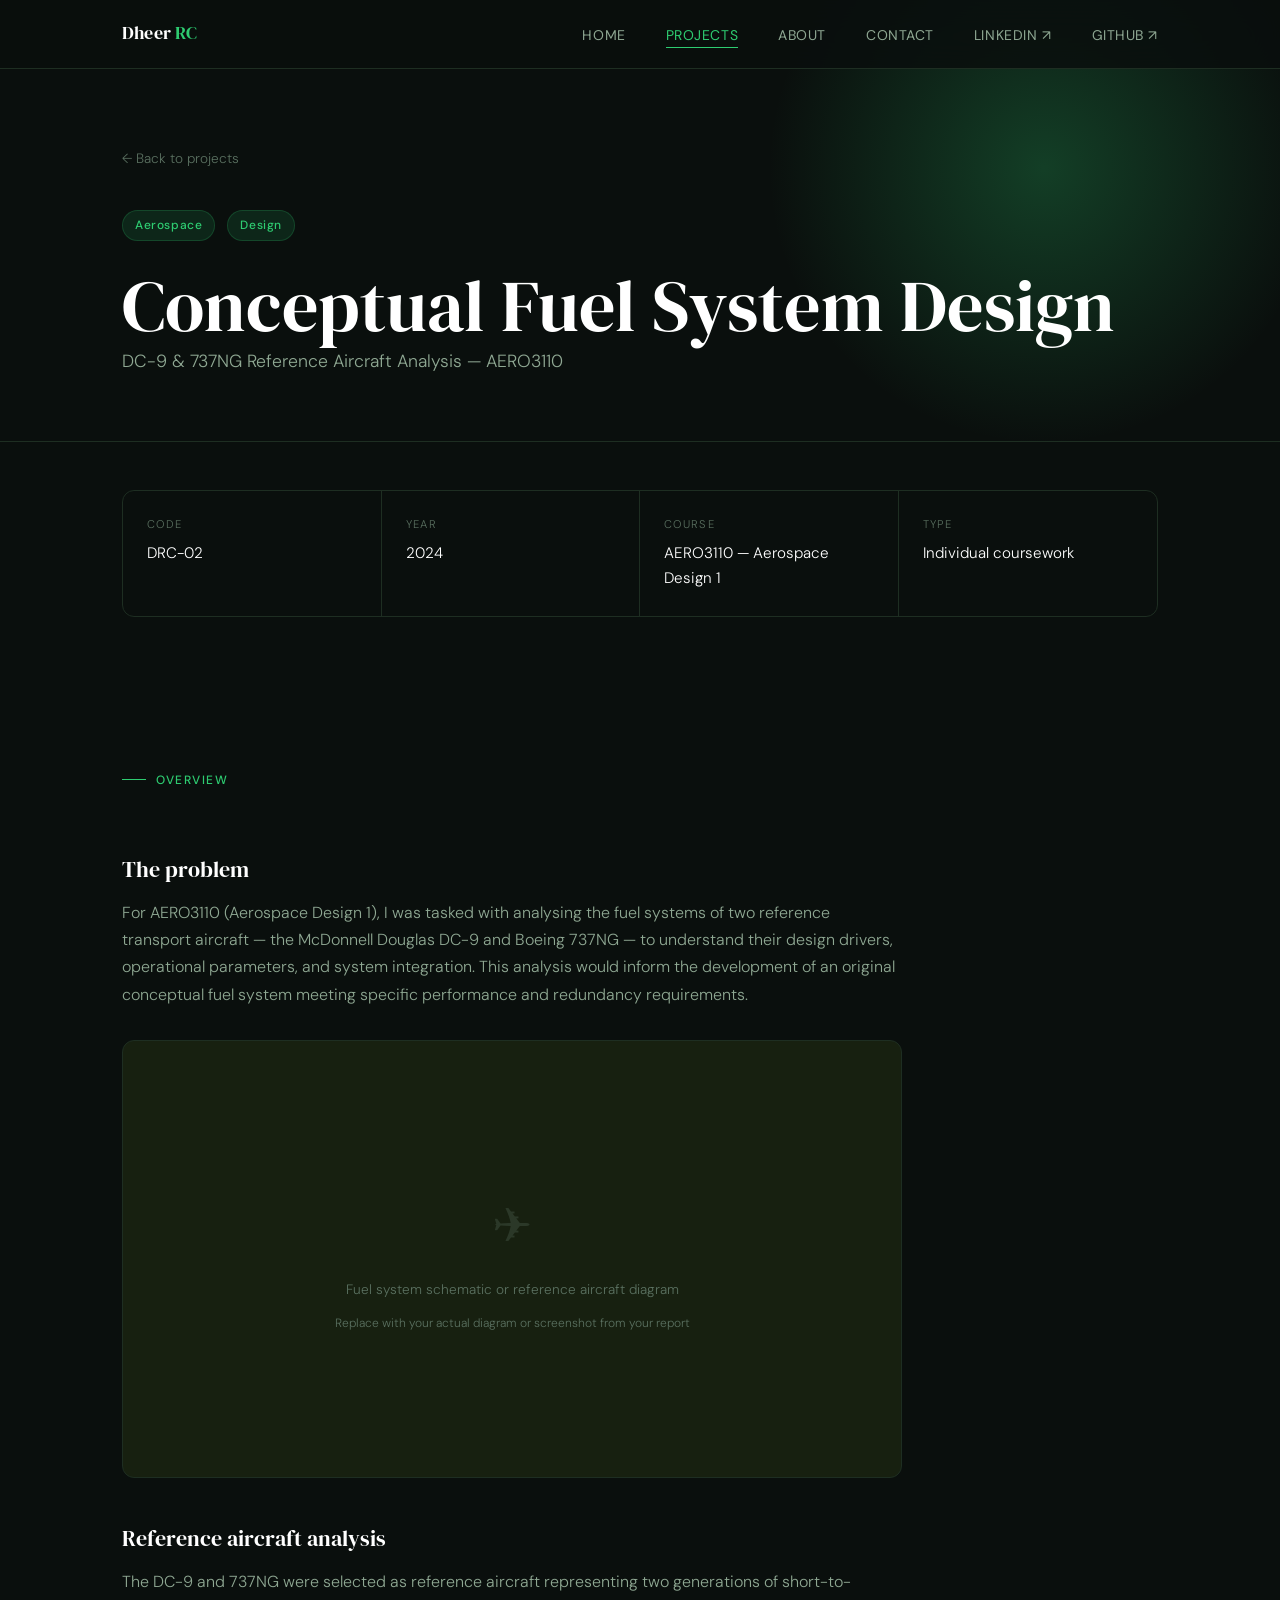
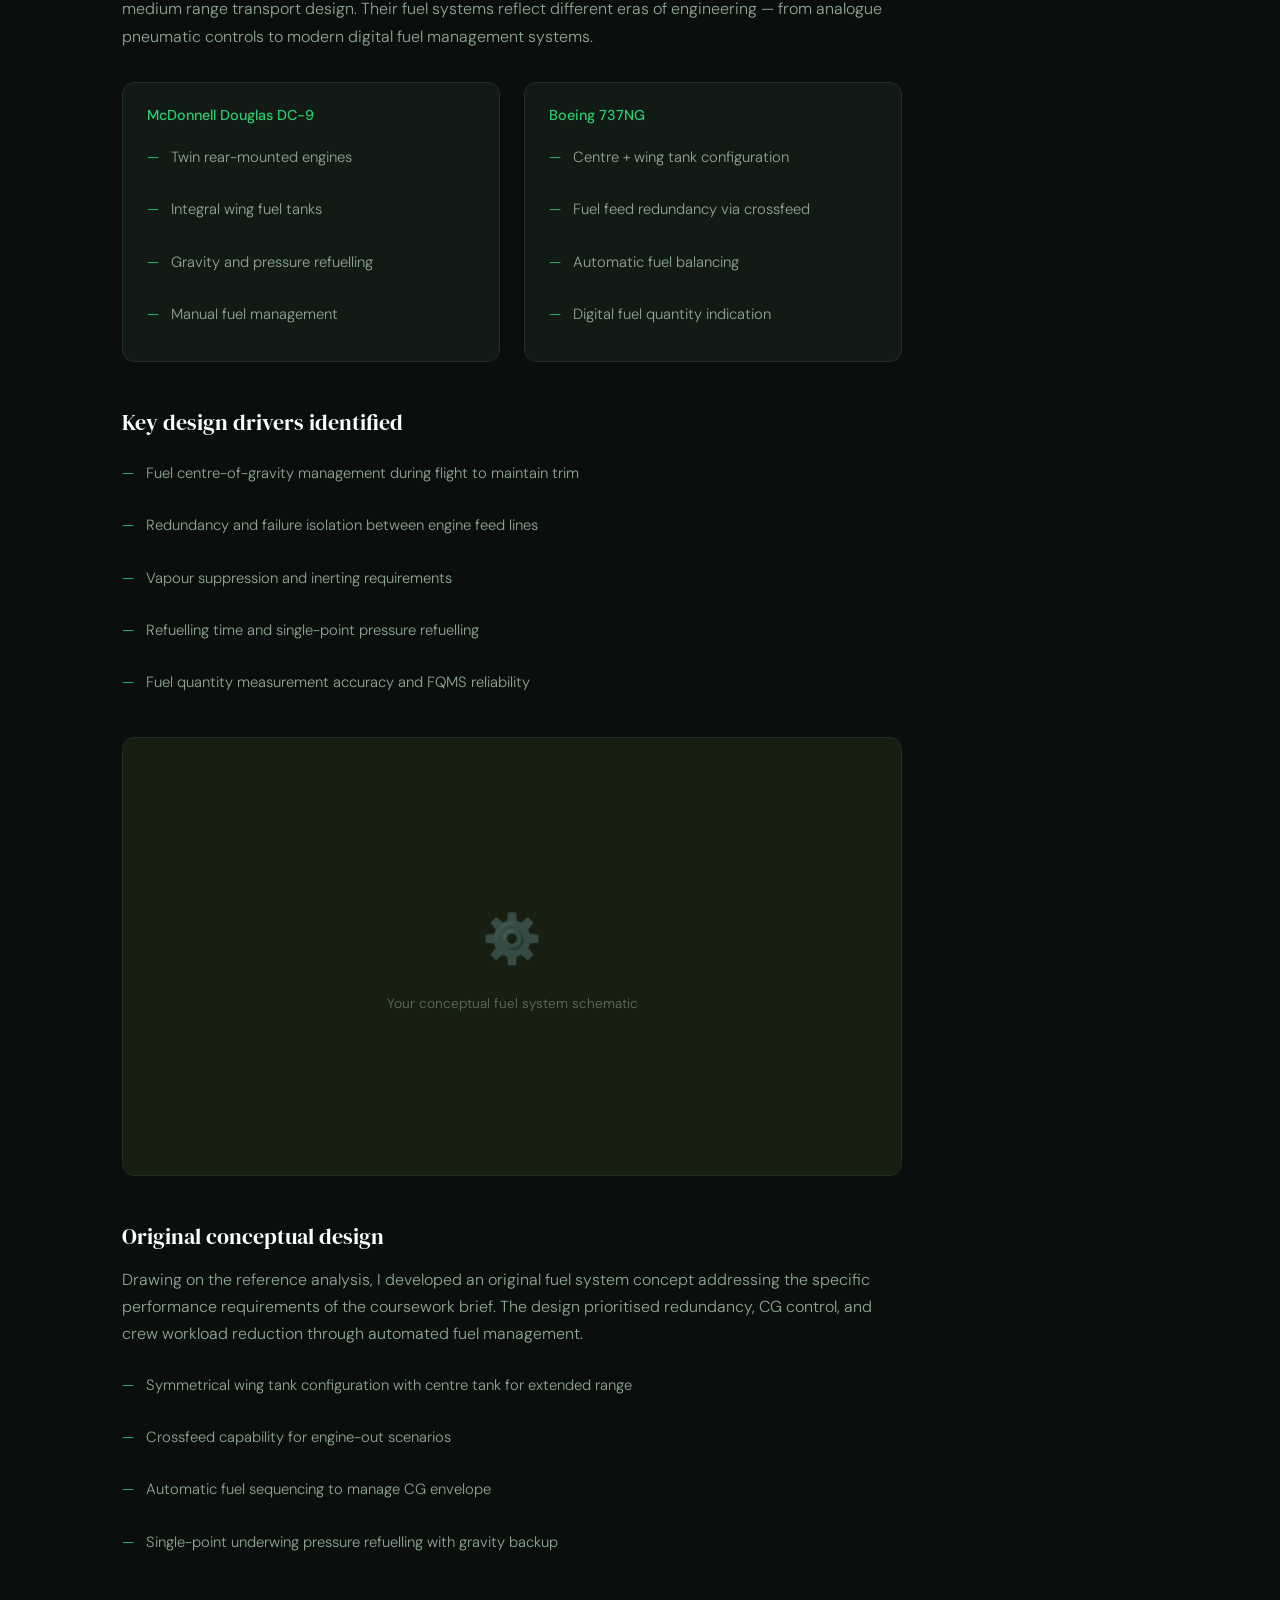
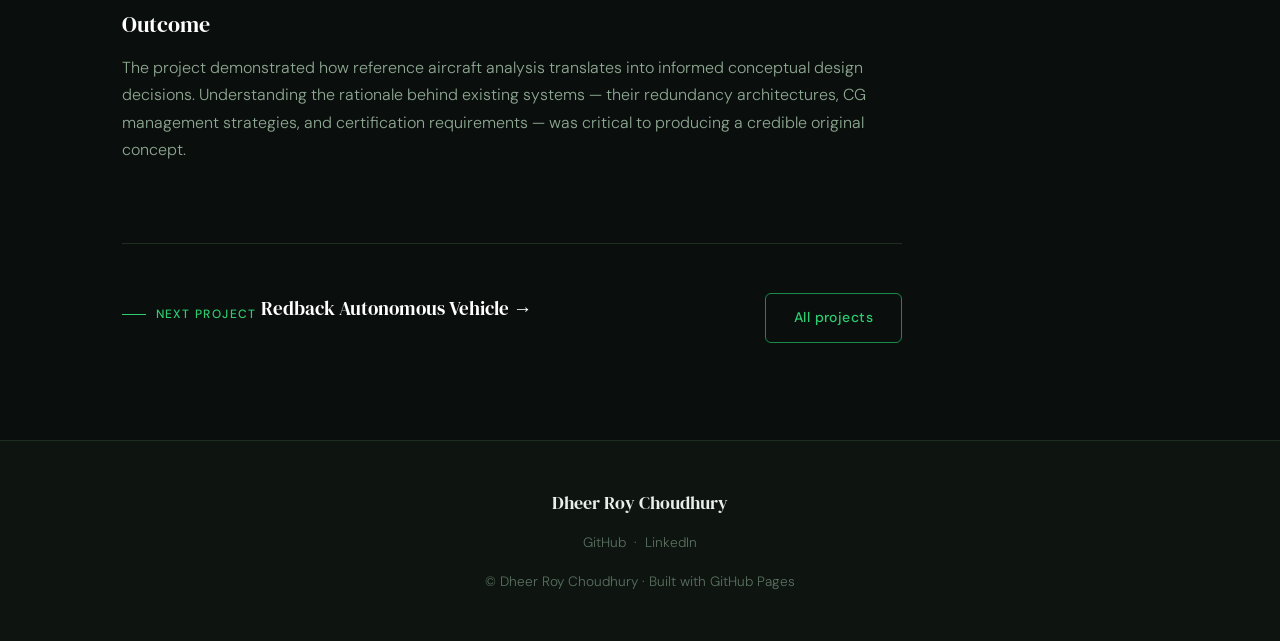
<file: projects/fuel-system.html>
<!DOCTYPE html>
<html lang="en">
<head>
  <meta charset="UTF-8" />
  <meta name="viewport" content="width=device-width, initial-scale=1.0" />
  <title>Fuel System Design | Dheer Roy Choudhury</title>
  <link rel="stylesheet" href="../style.css" />
  <style>
    .proj-hero { padding: 9rem 0 4rem; border-bottom: 1px solid var(--border); position: relative; overflow: hidden; }
    .proj-hero::before { content: ''; position: absolute; top: -30%; right: -5%; width: 600px; height: 600px; background: radial-gradient(circle, var(--accent-glow) 0%, transparent 65%); pointer-events: none; }
    .proj-meta-bar { display: flex; gap: 0.75rem; flex-wrap: wrap; margin-bottom: 1.5rem; }
    .proj-subtitle { font-size: 1.1rem; color: var(--text2); max-width: 620px; }
    .proj-info-grid { display: grid; grid-template-columns: repeat(4, 1fr); border: 1px solid var(--border); border-radius: var(--radius-lg); overflow: hidden; margin: 3rem 0; }
    .info-cell { padding: 1.5rem; border-right: 1px solid var(--border); }
    .info-cell:last-child { border-right: none; }
    .info-cell-label { font-size: 0.7rem; letter-spacing: 0.12em; text-transform: uppercase; color: var(--text3); margin-bottom: 0.4rem; }
    .info-cell-value { font-size: 0.95rem; color: var(--white); }
    .proj-content { max-width: 780px; }
    .proj-content h2 { margin: 3rem 0 1rem; font-size: 1.4rem; }
    .proj-content p { margin-bottom: 1rem; }
    .proj-content ul { list-style: none; margin: 0 0 1.5rem; padding: 0; display: flex; flex-direction: column; gap: 0.5rem; }
    .proj-content ul li { padding: 0.6rem 1rem 0.6rem 1.5rem; color: var(--text2); font-size: 0.925rem; position: relative; }
    .proj-content ul li::before { content: '—'; position: absolute; left: 0; color: var(--accent); }
    .img-placeholder { width: 100%; aspect-ratio: 16/9; background: var(--surface2); border: 1px solid var(--border); border-radius: var(--radius-lg); display: flex; flex-direction: column; align-items: center; justify-content: center; gap: 0.75rem; margin: 2rem 0; color: var(--text3); font-size: 0.85rem; }
    .img-placeholder .big { font-size: 3rem; opacity: 0.3; }
    .back-link { display: inline-flex; align-items: center; gap: 0.5rem; font-size: 0.85rem; color: var(--text3); margin-bottom: 2.5rem; transition: color var(--transition); }
    .back-link:hover { color: var(--accent); }
    .next-proj { border-top: 1px solid var(--border); margin-top: 5rem; padding-top: 3rem; display: flex; justify-content: space-between; align-items: center; flex-wrap: wrap; gap: 1rem; }
    /* Two-column comparison */
    .compare-grid { display: grid; grid-template-columns: 1fr 1fr; gap: 1.5rem; margin: 2rem 0; }
    .compare-card { background: var(--surface); border: 1px solid var(--border); border-radius: var(--radius-lg); padding: 1.5rem; }
    .compare-card h4 { color: var(--accent); font-size: 0.9rem; margin-bottom: 0.75rem; font-family: var(--font-body); font-weight: 500; }
    .compare-card ul { margin: 0; }
    @media (max-width: 768px) {
      .proj-info-grid { grid-template-columns: repeat(2, 1fr); }
      .compare-grid { grid-template-columns: 1fr; }
    }
  </style>
</head>
<body>

<nav id="nav">
  <div class="nav-inner">
    <a href="../index.html" class="nav-logo">Dheer <span>RC</span></a>
    <ul class="nav-links" id="nav-links">
      <li><a href="../index.html">Home</a></li>
      <li><a href="../projects.html" class="active">Projects</a></li>
      <li><a href="../about.html">About</a></li>
      <li><a href="../contact.html">Contact</a></li>
      <li><a href="https://www.linkedin.com/in/dheer-roy-choudhury/" target="_blank" rel="noopener">LinkedIn ↗</a></li>
      <li><a href="https://github.com/dheerchoudhury" target="_blank" rel="noopener">GitHub ↗</a></li>
    </ul>
    <button class="hamburger" id="hamburger" aria-label="Toggle menu"><span></span><span></span><span></span></button>
  </div>
</nav>

<header class="proj-hero">
  <div class="container">
    <a href="../projects.html" class="back-link fade-up">← Back to projects</a>
    <div class="proj-meta-bar fade-up delay-1">
      <span class="tag">Aerospace</span>
      <span class="tag">Design</span>
    </div>
    <h1 class="fade-up delay-1">Conceptual Fuel System Design</h1>
    <p class="proj-subtitle fade-up delay-2">DC-9 &amp; 737NG Reference Aircraft Analysis — AERO3110</p>
  </div>
</header>

<div class="container">
  <div class="proj-info-grid fade-up">
    <div class="info-cell"><div class="info-cell-label">Code</div><div class="info-cell-value">DRC-02</div></div>
    <div class="info-cell"><div class="info-cell-label">Year</div><div class="info-cell-value">2024</div></div>
    <div class="info-cell"><div class="info-cell-label">Course</div><div class="info-cell-value">AERO3110 — Aerospace Design 1</div></div>
    <div class="info-cell"><div class="info-cell-label">Type</div><div class="info-cell-value">Individual coursework</div></div>
  </div>
</div>

<section class="section">
  <div class="container">
    <div class="proj-content fade-up">

      <!-- ════════════════════════════════════════════════════
           Edit this content with your actual report details
           ════════════════════════════════════════════════════ -->

      <div class="section-label">Overview</div>
      <h2>The problem</h2>
      <p>
        For AERO3110 (Aerospace Design 1), I was tasked with analysing the fuel systems
        of two reference transport aircraft — the McDonnell Douglas DC-9 and Boeing 737NG
        — to understand their design drivers, operational parameters, and system integration.
        This analysis would inform the development of an original conceptual fuel system
        meeting specific performance and redundancy requirements.
      </p>

      <div class="img-placeholder">
        <span class="big">✈</span>
        <span>Fuel system schematic or reference aircraft diagram</span>
        <span style="font-size:0.75rem; color:var(--text3);">Replace with your actual diagram or screenshot from your report</span>
      </div>

      <h2>Reference aircraft analysis</h2>
      <p>
        The DC-9 and 737NG were selected as reference aircraft representing two generations
        of short-to-medium range transport design. Their fuel systems reflect different
        eras of engineering — from analogue pneumatic controls to modern digital fuel
        management systems.
      </p>

      <div class="compare-grid">
        <div class="compare-card">
          <h4>McDonnell Douglas DC-9</h4>
          <ul>
            <li>Twin rear-mounted engines</li>
            <li>Integral wing fuel tanks</li>
            <li>Gravity and pressure refuelling</li>
            <li>Manual fuel management</li>
          </ul>
        </div>
        <div class="compare-card">
          <h4>Boeing 737NG</h4>
          <ul>
            <li>Centre + wing tank configuration</li>
            <li>Fuel feed redundancy via crossfeed</li>
            <li>Automatic fuel balancing</li>
            <li>Digital fuel quantity indication</li>
          </ul>
        </div>
      </div>

      <h2>Key design drivers identified</h2>
      <ul>
        <li>Fuel centre-of-gravity management during flight to maintain trim</li>
        <li>Redundancy and failure isolation between engine feed lines</li>
        <li>Vapour suppression and inerting requirements</li>
        <li>Refuelling time and single-point pressure refuelling</li>
        <li>Fuel quantity measurement accuracy and FQMS reliability</li>
      </ul>

      <div class="img-placeholder">
        <span class="big">⚙️</span>
        <span>Your conceptual fuel system schematic</span>
      </div>

      <h2>Original conceptual design</h2>
      <p>
        Drawing on the reference analysis, I developed an original fuel system concept
        addressing the specific performance requirements of the coursework brief. The
        design prioritised redundancy, CG control, and crew workload reduction through
        automated fuel management.
      </p>
      <ul>
        <li>Symmetrical wing tank configuration with centre tank for extended range</li>
        <li>Crossfeed capability for engine-out scenarios</li>
        <li>Automatic fuel sequencing to manage CG envelope</li>
        <li>Single-point underwing pressure refuelling with gravity backup</li>
      </ul>

      <h2>Outcome</h2>
      <p>
        The project demonstrated how reference aircraft analysis translates into informed
        conceptual design decisions. Understanding the rationale behind existing systems
        — their redundancy architectures, CG management strategies, and certification
        requirements — was critical to producing a credible original concept.
      </p>

      <!-- ════════════════════════════════════════════════════
           END OF EDITABLE CONTENT
           ════════════════════════════════════════════════════ -->

      <div class="next-proj">
        <div>
          <div class="section-label">Next project</div>
          <a href="redback-car.html" style="font-family:var(--font-display); font-size:1.2rem; color:var(--white);">
            Redback Autonomous Vehicle →
          </a>
        </div>
        <a href="../projects.html" class="btn btn-outline">All projects</a>
      </div>

    </div>
  </div>
</section>

<footer>
  <div class="container">
    <p style="margin-bottom:0.75rem; font-family: var(--font-display); font-size:1.1rem; color: var(--text);">Dheer Roy Choudhury</p>
    <p style="margin-bottom:1rem;"><a href="https://github.com/dheerchoudhury" target="_blank" rel="noopener">GitHub</a> &nbsp;·&nbsp; <a href="https://www.linkedin.com/in/dheer-roy-choudhury/" target="_blank" rel="noopener">LinkedIn</a></p>
    <p>© Dheer Roy Choudhury · Built with GitHub Pages</p>
  </div>
</footer>

<script>
  const nav = document.getElementById('nav');
  window.addEventListener('scroll', () => nav.classList.toggle('scrolled', window.scrollY > 40));
  document.getElementById('hamburger').addEventListener('click', function() { this.classList.toggle('open'); document.getElementById('nav-links').classList.toggle('open'); });
</script>
</body>
</html>
</file>
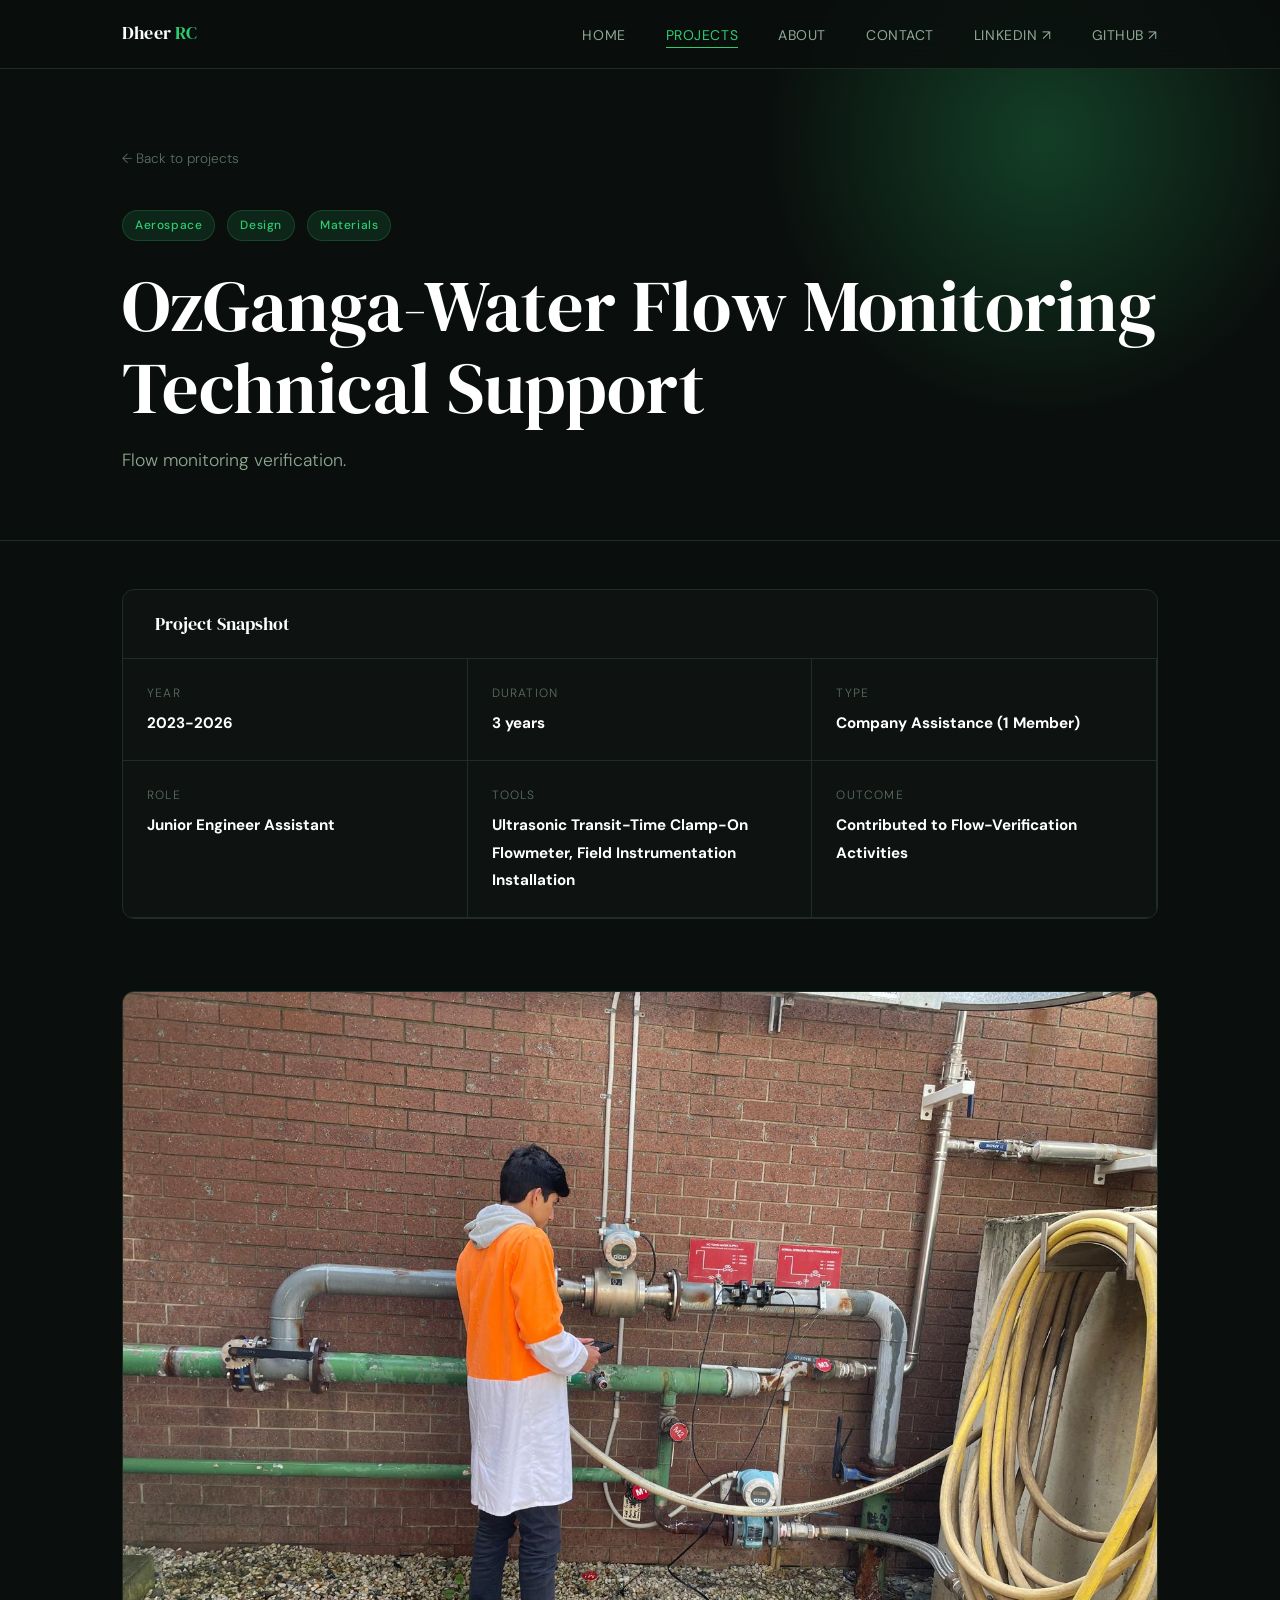
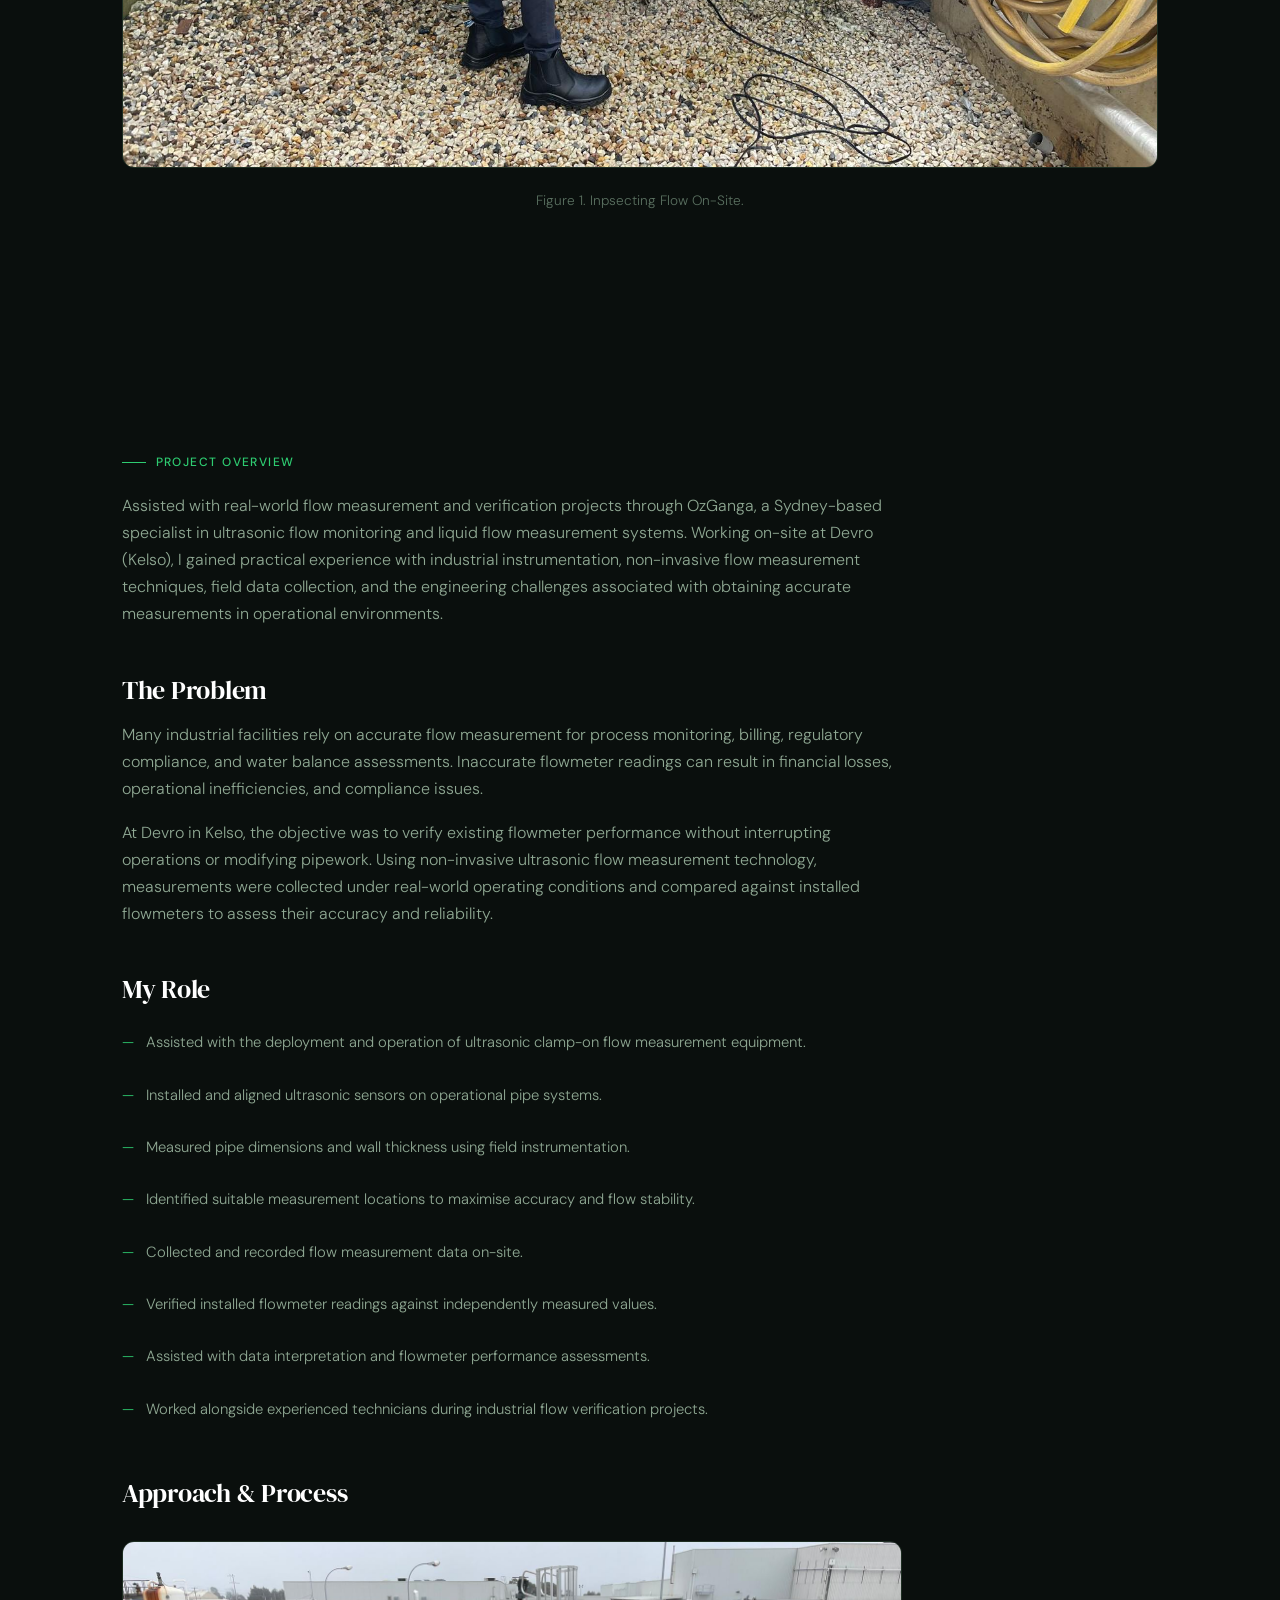
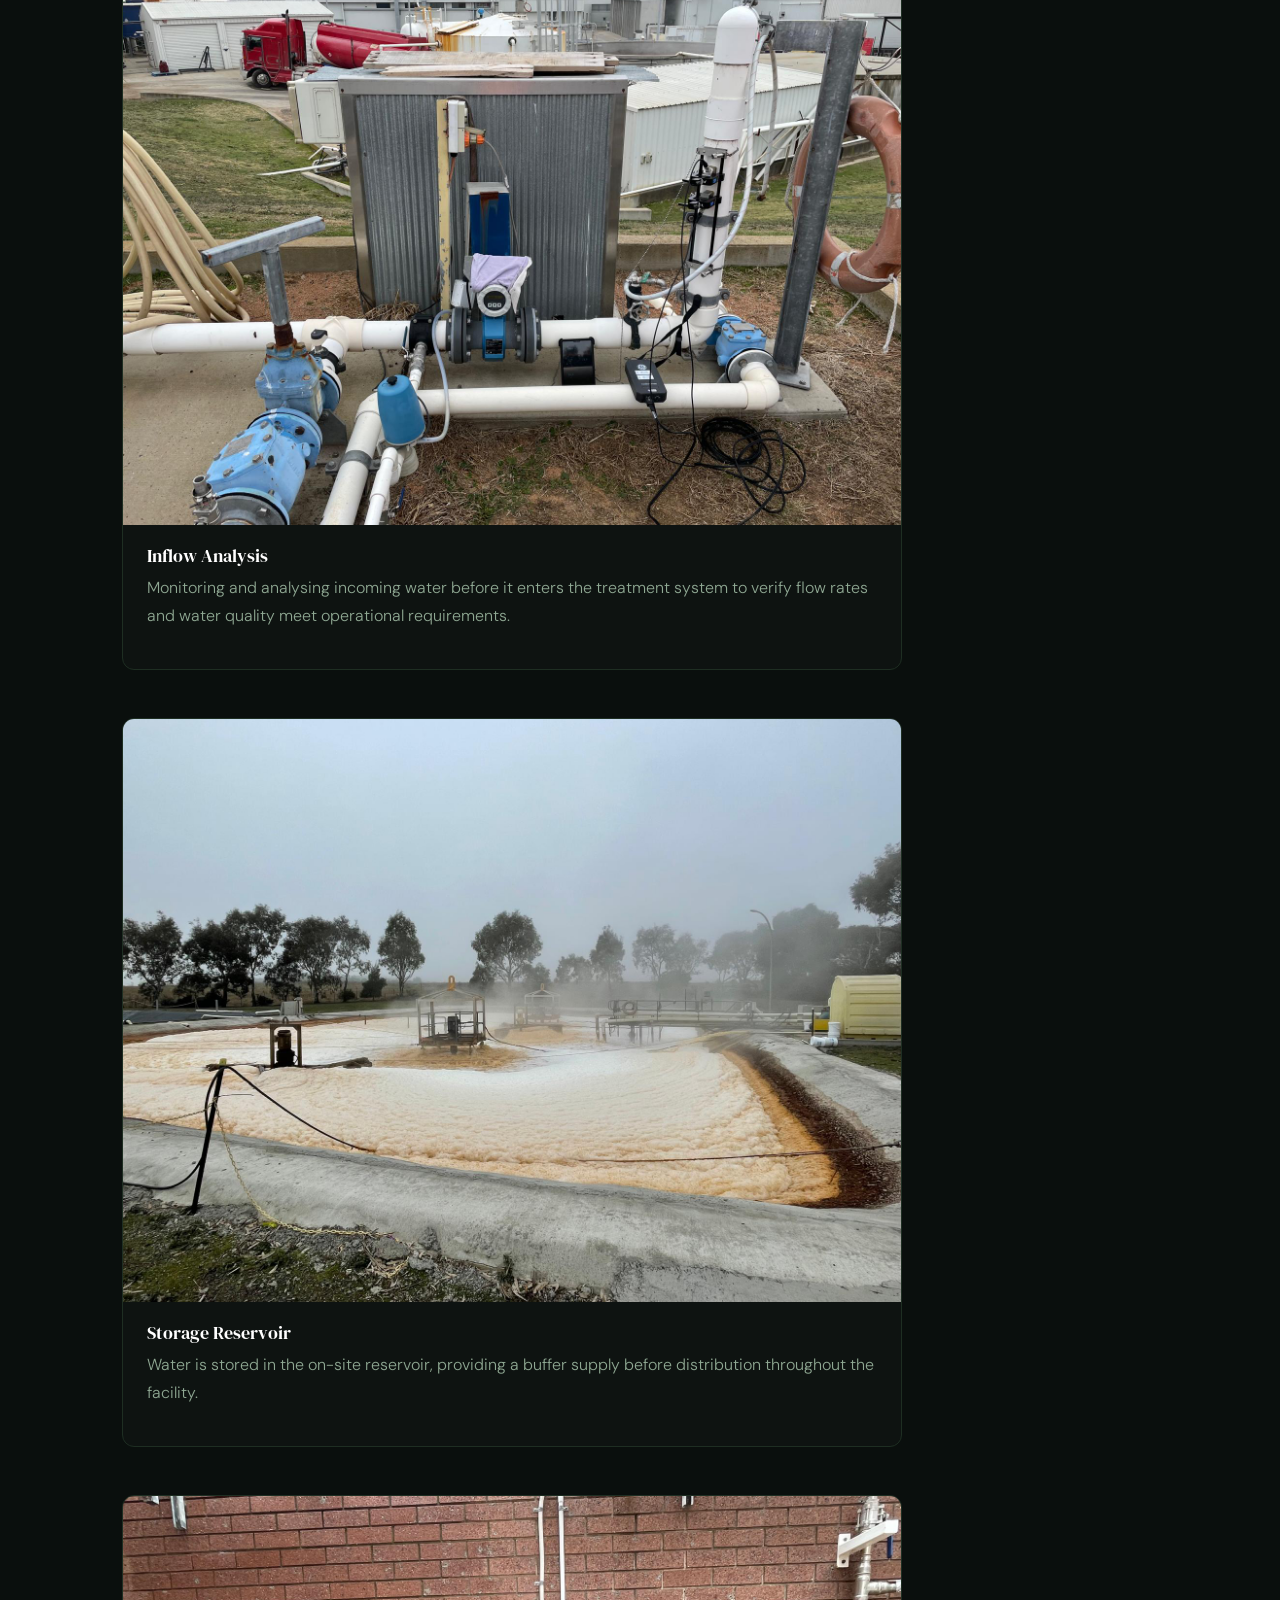
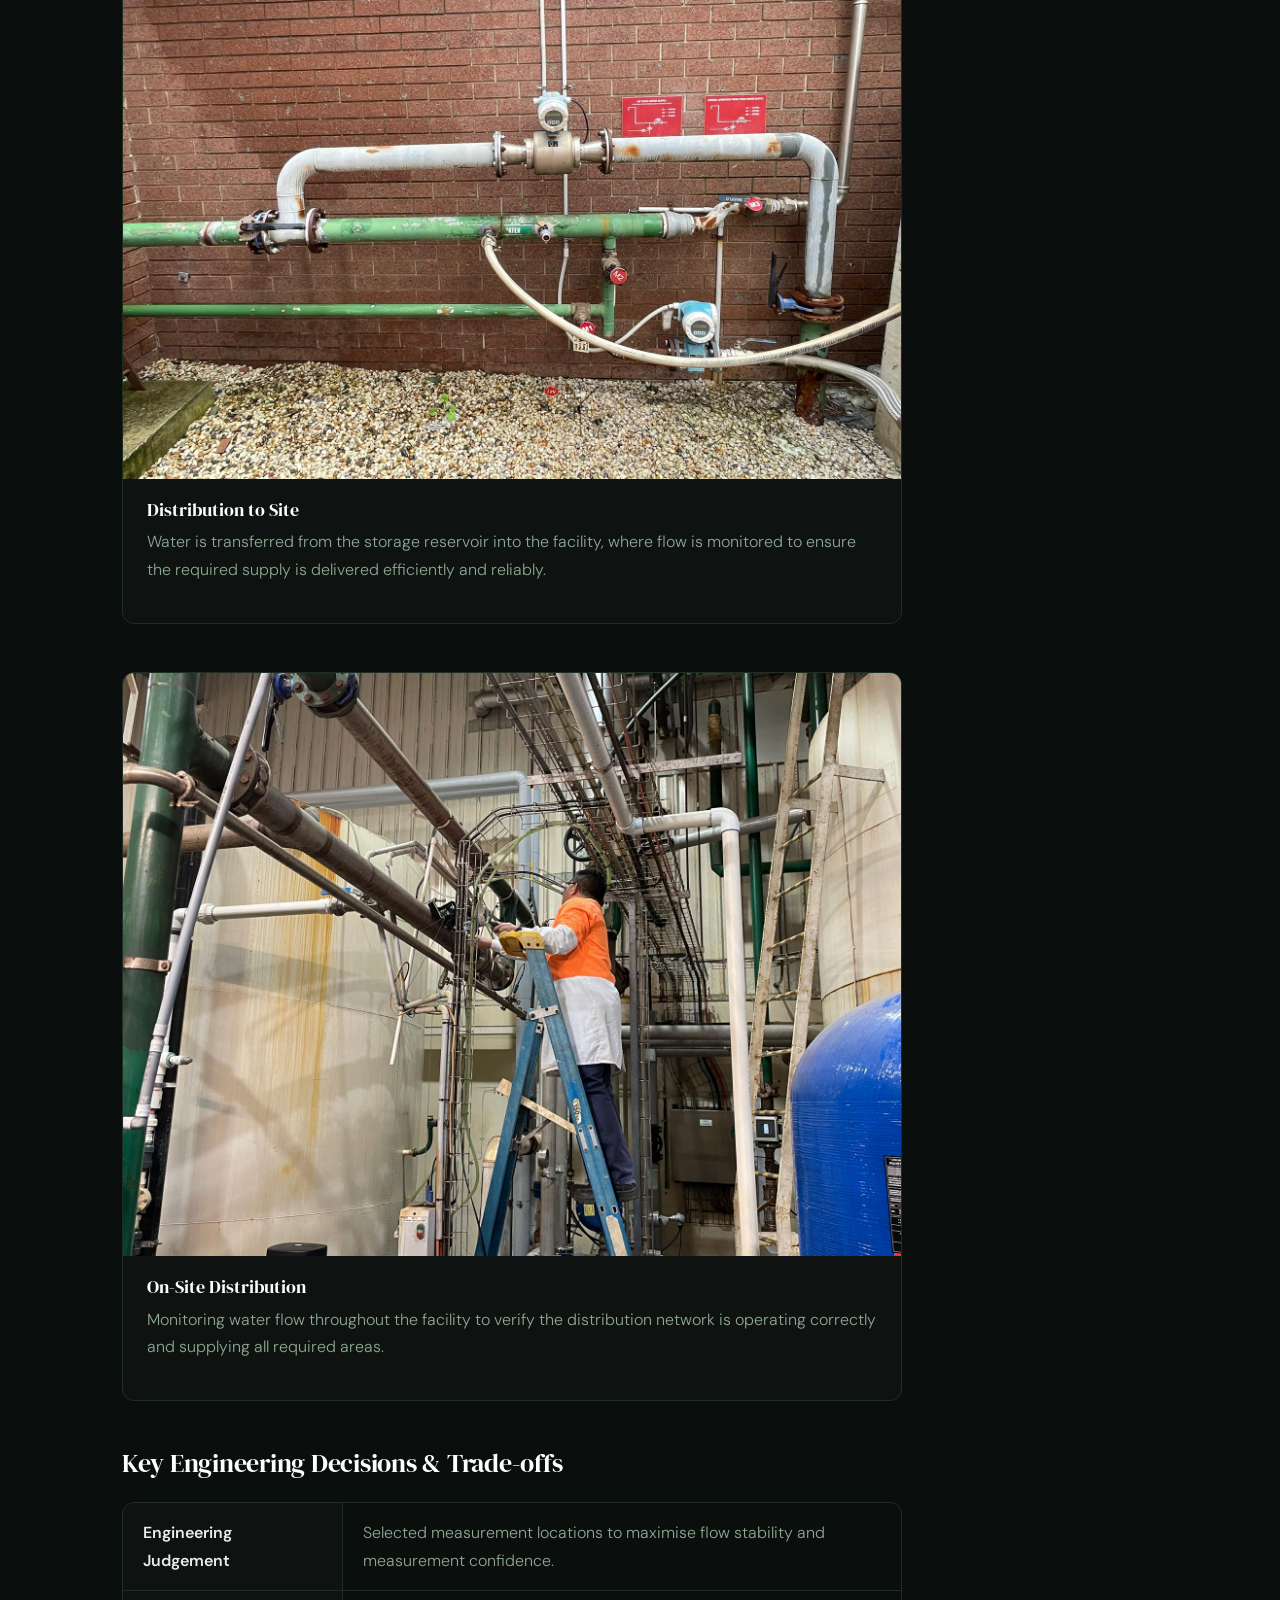
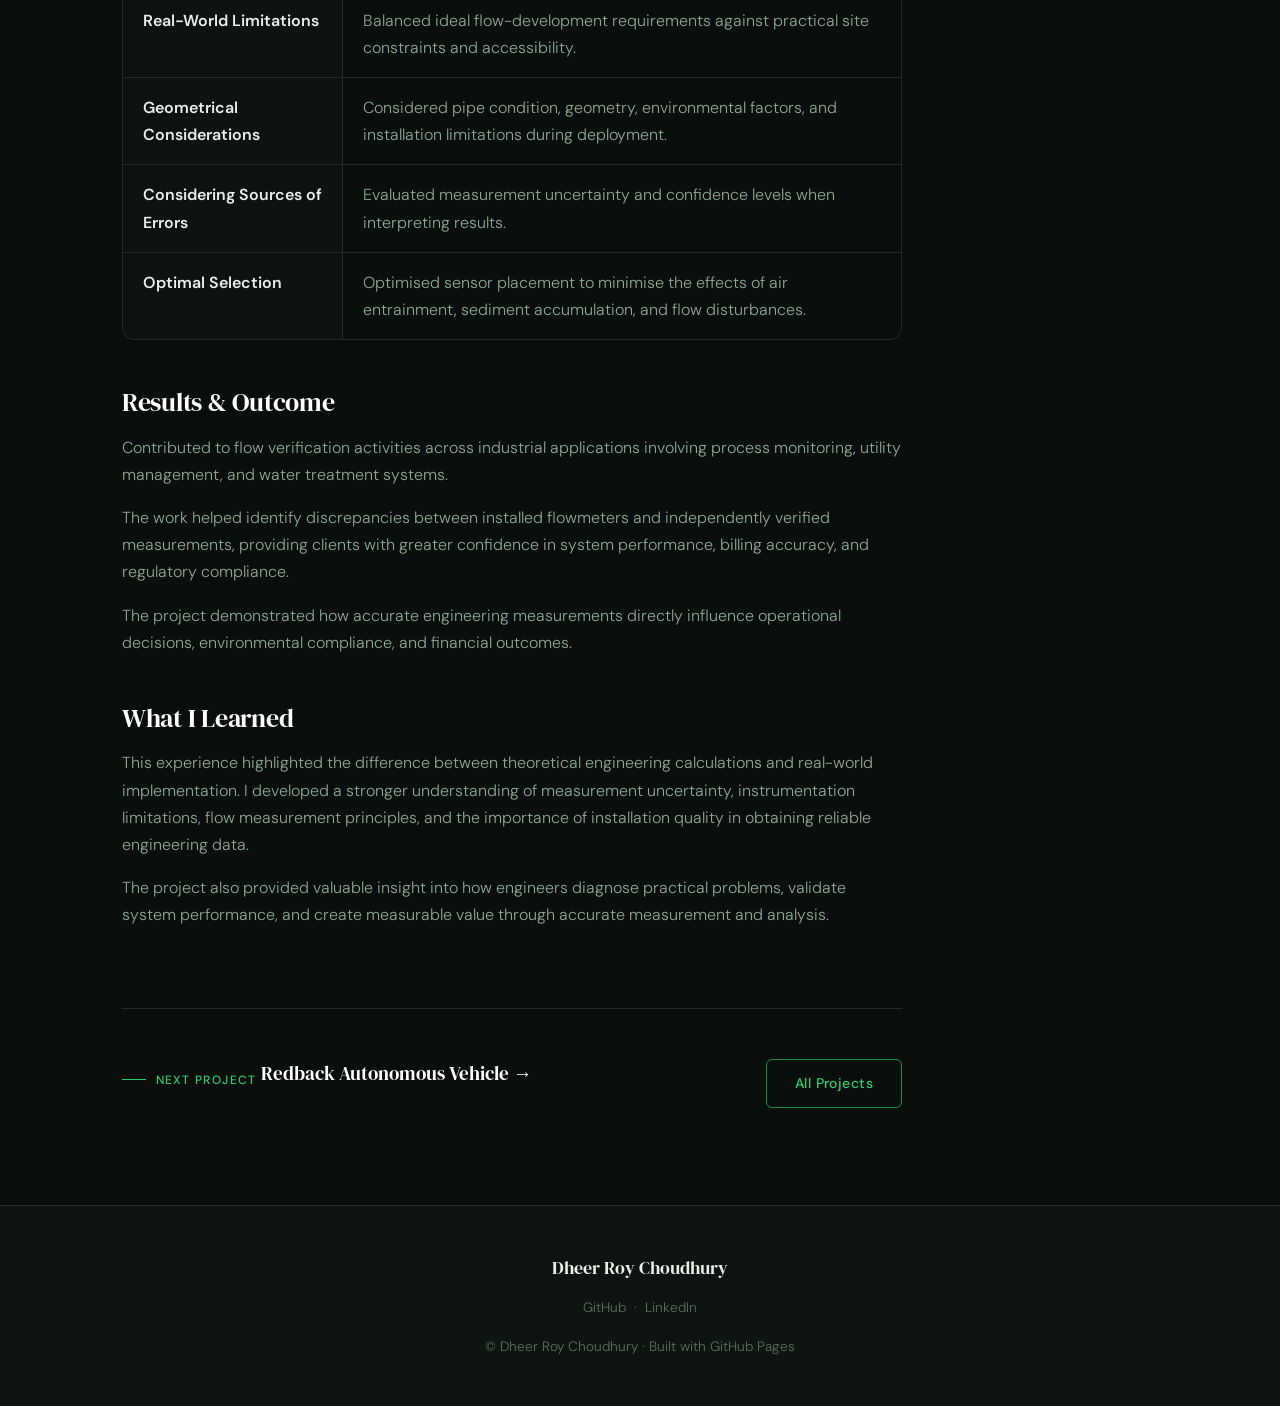
<file: projects/ozganga.html>
<!DOCTYPE html>
<html lang="en">
<head>
  <meta charset="UTF-8" />
  <meta name="viewport" content="width=device-width, initial-scale=1.0" />
  <title>OzGanga | Dheer Roy Choudhury</title>
  <link rel="stylesheet" href="../style.css" />
  <style>
/* PROJECT SNAPSHOT */

.project-snapshot {
  border: 1px solid var(--border);
  border-radius: var(--radius-lg);
  margin-top: 3rem;
  background: rgba(255,255,255,0.02);
  overflow: hidden; /* important for clean rounded corners */
}

.snapshot-header {
  padding: 1.5rem 2rem;
  border-bottom: 1px solid var(--border);
}

.snapshot-header h2 {
  margin: 0;
  font-size: 1.1rem;
}

/* 3x3 GRID */
.snapshot-grid {
  display: grid;
  grid-template-columns: repeat(3, 1fr);
}

/* EACH CELL */
.snapshot-item {
  padding: 1.5rem;
  border-right: 1px solid var(--border);
  border-bottom: 1px solid var(--border);
}

/* remove right border on last col */
/* .snapshot-item:nth-child(3n) {
  border-right: none;
} */

/* remove bottom border on last row (9 items total) */
/* .snapshot-item:nth-last-child(-n+3) {
  border-bottom: none;
} */

.snapshot-item span {
  display:block;
  font-size:0.75rem;
  text-transform:uppercase;
  letter-spacing:0.1em;
  color:var(--text3);
  margin-bottom:0.35rem;
}

.snapshot-item strong {
  color:var(--white);
  font-size:0.95rem;
  line-height:1.4;
}

/* MOBILE RESPONSIVE */
@media (max-width: 768px) {

  .snapshot-grid {
    grid-template-columns: repeat(2, 1fr);
  }

  .snapshot-item {
    border-right: 1px solid var(--border);
    border-bottom: 1px solid var(--border);
  }

  .snapshot-item:nth-child(2n) {
    border-right: none;
  }

  /* last row */
  .snapshot-item:nth-child(5),
  .snapshot-item:nth-child(6) {
    border-bottom: none;
  }

}

.process-grid {
  display: flex;
  flex-direction: column;
  gap: 3rem;
  margin-top: 2rem;
}

.process-card {
  border: 1px solid var(--border);
  border-radius: var(--radius-lg);
  overflow: hidden;
  background: rgba(255,255,255,0.02);
}

.process-card img {
  width: 100%;
  display: block;
}

.process-card h3 {
  font-size: 1.15rem;
  padding: 1.25rem 1.5rem 0.5rem;
  margin: 0;
}

.process-card p {
  padding: 0 1.5rem 1.5rem;
  margin: 0;
  color: var(--text2);
}

@media (max-width: 768px) {
  .process-grid {
    grid-template-columns: 1fr;
  }
}
.decision-table {
  border: 1px solid var(--border);
  border-radius: var(--radius-lg);
  overflow: hidden;
  margin-top: 1.5rem;
}

.decision-row {
  display: grid;
  grid-template-columns: 220px 1fr;
  border-bottom: 1px solid var(--border);
}

.decision-row:last-child {
  border-bottom: none;
}

.decision-label {
  padding: 1rem 1.25rem;
  background: rgba(255,255,255,0.02);
  border-right: 1px solid var(--border);
  font-weight: 600;
}

.decision-text {
  padding: 1rem 1.25rem;
  color: var(--text2);
}
/* FIGURES */

.project-figure {
  margin: 2.5rem 0;
}

.project-figure img {
  width:100%;
  border-radius:var(--radius-lg);
  border:1px solid var(--border);
}

.project-figure figcaption {
  text-align:center;
  margin-top:0.75rem;
  color:var(--text3);
  font-size:0.85rem;
}
.process-card video {
  width: 100%;
  display: block;
  aspect-ratio: 16 / 9;
  object-fit: cover;
  background: #000;
}

@media (max-width:768px){

  .snapshot-grid{
    grid-template-columns:1fr 1fr;
  }

}    
    .proj-hero {
      padding: 9rem 0 4rem;
      border-bottom: 1px solid var(--border);
      position: relative;
      overflow: hidden;
    }
    .proj-hero::before {
      content: '';
      position: absolute;
      top: -30%; right: -5%;
      width: 600px; height: 600px;
      background: radial-gradient(circle, var(--accent-glow) 0%, transparent 65%);
      pointer-events: none;
    }
    .proj-meta-bar {
      display: flex;
      gap: 0.75rem;
      flex-wrap: wrap;
      margin-bottom: 1.5rem;
    }
    .proj-title { margin-bottom: 1rem; }
    .proj-subtitle { font-size: 1.1rem; color: var(--text2); max-width: 620px; }

    /* Info table */
    .proj-info-grid {
      display: grid;
      grid-template-columns: repeat(4, 1fr);
      gap: 0;
      border: 1px solid var(--border);
      border-radius: var(--radius-lg);
      overflow: hidden;
      margin: 3rem 0;
    }
    .info-cell {
      padding: 1.5rem;
      border-right: 1px solid var(--border);
    }
    .info-cell:last-child { border-right: none; }
    .info-cell-label {
      font-size: 0.7rem;
      letter-spacing: 0.12em;
      text-transform: uppercase;
      color: var(--text3);
      margin-bottom: 0.4rem;
    }
    .info-cell-value { font-size: 0.95rem; color: var(--white); }

    /* Content */
    .proj-content { max-width: 780px; }
    .proj-content h2 {
    margin: 3rem 0 1rem;
    font-size: 1.6rem;
    letter-spacing: -0.01em;
    /* font-weight: 600; */
    }
    .proj-content p { margin-bottom: 1rem; }
    .proj-content ul {
      list-style: none;
      margin: 0 0 1.5rem;
      padding: 0;
      display: flex;
      flex-direction: column;
      gap: 0.5rem;
    }
    .proj-content ul li {
      padding: 0.6rem 1rem 0.6rem 1.5rem;
      color: var(--text2);
      font-size: 0.925rem;
      position: relative;
    }
    .proj-content ul li::before {
      content: '—';
      position: absolute;
      left: 0;
      color: var(--accent);
    }

    /* Image placeholder */
    .img-placeholder {
      width: 100%;
      aspect-ratio: 16/9;
      background: var(--surface2);
      border: 1px solid var(--border);
      border-radius: var(--radius-lg);
      display: flex;
      flex-direction: column;
      align-items: center;
      justify-content: center;
      gap: 0.75rem;
      margin: 2rem 0;
      color: var(--text3);
      font-size: 0.85rem;
    }
    .img-placeholder .big { font-size: 3rem; opacity: 0.3; }
    /* Replace img-placeholder with a real <img> once you have images:
       <img src="../assets/images/guardbuoy-main.jpg" alt="GuardBuoy render" style="width:100%; border-radius:12px; border:1px solid var(--border); margin:2rem 0;"> */

    /* Nav back */
    .back-link {
      display: inline-flex;
      align-items: center;
      gap: 0.5rem;
      font-size: 0.85rem;
      color: var(--text3);
      margin-bottom: 2.5rem;
      transition: color var(--transition);
    }
    .back-link:hover { color: var(--accent); }

    /* Next project */
    .next-proj {
      border-top: 1px solid var(--border);
      margin-top: 5rem;
      padding-top: 3rem;
      display: flex;
      justify-content: space-between;
      align-items: center;
      flex-wrap: wrap;
      gap: 1rem;
    }

    @media (max-width: 768px) {
      .proj-info-grid { grid-template-columns: repeat(2, 1fr); }
      .info-cell:nth-child(2) { border-right: none; }
      .info-cell:nth-child(3) { border-top: 1px solid var(--border); }
    }
  </style>
</head>
<body>

<!-- ── NAV ───────────────────────────────────────────────── -->
<nav id="nav">
  <div class="nav-inner">
    <a href="../index.html" class="nav-logo">Dheer <span>RC</span></a>
    <ul class="nav-links" id="nav-links">
      <li><a href="../index.html">Home</a></li>
      <li><a href="../projects.html" class="active">Projects</a></li>
      <li><a href="../about.html">About</a></li>
      <li><a href="../contact.html">Contact</a></li>
      <li><a href="https://www.linkedin.com/in/dheer-roy-choudhury/" target="_blank" rel="noopener">LinkedIn ↗</a></li>
      <li><a href="https://github.com/dheerchoudhury" target="_blank" rel="noopener">GitHub ↗</a></li>
    </ul>
    <button class="hamburger" id="hamburger" aria-label="Toggle menu">
      <span></span><span></span><span></span>
    </button>
  </div>
</nav>

<!-- ── PROJECT HERO ──────────────────────────────────────── -->
<header class="proj-hero">
  <div class="container">
    <a href="../projects.html" class="back-link fade-up">← Back to projects</a>
    <div class="proj-meta-bar fade-up delay-1">
      <span class="tag">Aerospace</span>
      <span class="tag">Design</span>
      <span class="tag">Materials</span>
    </div>
    <h1 class="proj-title fade-up delay-1">OzGanga-Water Flow Monitoring Technical Support </h1>
    <p class="proj-subtitle fade-up delay-2">
      Flow monitoring verification.
    </p>
  </div>
</header>

<!-- ── PROJECT META ──────────────────────────────────────── -->

<!-- ─────────────────────────────────────────────────────── -->
<!-- PROJECT SNAPSHOT -->
<!-- ─────────────────────────────────────────────────────── -->

<div class="container">

  <div class="project-snapshot fade-up">

    <div class="snapshot-header">
      <h2>Project Snapshot</h2>
    </div>

    <div class="snapshot-grid">

      <div class="snapshot-item">
        <span>Year</span>
        <strong>2023-2026</strong>
      </div>

      <div class="snapshot-item">
        <span>Duration</span>
        <strong>3 years</strong>
      </div>

      <div class="snapshot-item">
        <span>Type</span>
        <strong>Company Assistance (1 Member)</strong>
      </div>

      <div class="snapshot-item">
        <span>Role</span>
        <strong>Junior Engineer Assistant</strong>
      </div>

      <div class="snapshot-item">
        <span>Tools</span>
        <strong>Ultrasonic Transit-Time Clamp-On Flowmeter,
          Field Instrumentation Installation 
        </strong>
      </div>

      <div class="snapshot-item">
        <span>Outcome</span>
        <strong>Contributed to Flow-Verification Activities</strong>
      </div>

    </div>
  </div>

</div>

<!-- ─────────────────────────────────────────────────────── -->
<!-- HERO IMAGE -->
<!-- ─────────────────────────────────────────────────────── -->

<section class="section" style="padding-top:2rem;">
  <div class="container">

    <figure class="project-figure fade-up">
      <img
        src="../assets/images/ozganga/hero.jpeg"
        alt="Inspecting Flow">
      <figcaption>
        Figure 1. Inpsecting Flow On-Site.
      </figcaption>
    </figure>

  </div>
</section>

<!-- ─────────────────────────────────────────────────────── -->
<!-- PROJECT CONTENT -->
<!-- ─────────────────────────────────────────────────────── -->

<section class="section">
  <div class="container">

    <div class="proj-content fade-up">

      <div class="section-label">Project Overview</div>

      <p>
    Assisted with real-world flow measurement and verification 
    projects through OzGanga, a Sydney-based specialist in ultrasonic 
    flow monitoring and liquid flow measurement systems. Working 
    on-site at Devro (Kelso), I gained practical experience with 
    industrial instrumentation, non-invasive flow measurement 
    techniques, field data collection, and the engineering 
    challenges associated with obtaining accurate measurements 
    in operational environments.
      </p>


      <!-- ================================================= -->

      <h2>The Problem</h2>

      <p>
        Many industrial facilities rely on accurate flow measurement 
        for process monitoring, billing, regulatory compliance, and 
        water balance assessments. Inaccurate flowmeter readings 
        can result in financial losses, operational inefficiencies, 
        and compliance issues.
      </p>

      <p>
        At Devro in Kelso, the objective was to verify existing 
        flowmeter performance without interrupting operations or 
        modifying pipework. Using non-invasive ultrasonic flow 
        measurement technology, measurements were collected under 
        real-world operating conditions and compared against 
        installed flowmeters to assess their accuracy and reliability.
      </p>

      <!-- ================================================= -->

      <h2>My Role</h2>

      <ul>
        <li>Assisted with the deployment and operation of ultrasonic clamp-on flow measurement equipment.</li>
        <li>Installed and aligned ultrasonic sensors on operational pipe systems.</li>
        <li>Measured pipe dimensions and wall thickness using field instrumentation.</li>
        <li>Identified suitable measurement locations to maximise accuracy and flow stability.</li>
        <li>Collected and recorded flow measurement data on-site.</li>
        <li>Verified installed flowmeter readings against independently measured values.</li>
        <li>Assisted with data interpretation and flowmeter performance assessments.</li>
        <li>Worked alongside experienced technicians during industrial flow verification projects.</li>
      </ul>

      <!-- ================================================= -->
<h2>Approach & Process</h2>

<div class="process-grid">


  <div class="process-card">
    <img src="../assets/images/ozganga/inflow.jpeg"
         alt="Inflow">

    <h3>Inflow Analysis</h3>

    <p>
      Monitoring and analysing incoming water before it enters the treatment system to 
      verify flow rates and water quality meet operational requirements.
    </p>
  </div>

  <div class="process-card">
    <img src="../assets/images/ozganga/lake.jpeg"
         alt="Lake">

    <h3>Storage Reservoir</h3>
      
    <p>
      Water is stored in the on-site reservoir, providing a buffer supply 
      before distribution throughout the facility.
    </p>
  </div>

  <div class="process-card">
    <img src="../assets/images/ozganga/flow.jpeg"
         alt="Flow">

    <h3>Distribution to Site</h3>

    <p>
      Water is transferred from the storage reservoir into the facility, 
      where flow is monitored to ensure the required supply is delivered 
      efficiently and reliably.
    </p>
  </div>

  <div class="process-card">
    <img src="../assets/images/ozganga/within-compound.jpeg"
         alt="Within Compound">

    <h3>On-Site Distribution</h3>
      
    <p>
      Monitoring water flow throughout the facility to verify the distribution 
      network is operating correctly and supplying all required areas.
    </p>
  </div>

</div>

<h2>Key Engineering Decisions & Trade-offs</h2>

<div class="decision-table">

  <div class="decision-row">
    <div class="decision-label">Engineering Judgement</div>
    <div class="decision-text">
      Selected measurement locations to maximise flow stability 
      and measurement confidence.
    </div>
  </div>

  <div class="decision-row">
    <div class="decision-label">Real-World Limitations</div>
    <div class="decision-text">
      Balanced ideal flow-development requirements against 
      practical site constraints and accessibility.
    </div>
  </div>

  <div class="decision-row">
    <div class="decision-label">Geometrical Considerations</div>
    <div class="decision-text">
      Considered pipe condition, geometry, environmental 
      factors, and installation limitations during deployment.
    </div>
  </div>

  <div class="decision-row">
    <div class="decision-label">Considering Sources of Errors</div>
    <div class="decision-text">
      Evaluated measurement uncertainty and confidence 
      levels when interpreting results.
    </div>
  </div>

  <div class="decision-row">
    <div class="decision-label">Optimal Selection</div>
    <div class="decision-text">
      Optimised sensor placement to minimise the effects of 
      air entrainment, sediment accumulation, and flow 
      disturbances.
    </div>
  </div>

</div>

      <!-- ================================================= -->

      <h2>Results & Outcome</h2>

      <p>
        Contributed to flow verification activities across 
        industrial applications involving process monitoring, 
        utility management, and water treatment systems.
      </p>

      <p>
        The work helped identify discrepancies between installed 
        flowmeters and independently verified measurements, 
        providing clients with greater confidence in system 
        performance, billing accuracy, and regulatory compliance.
      </p>

      <p>
        The project demonstrated how accurate engineering measurements 
        directly influence operational decisions, environmental 
        compliance, and financial outcomes.
      </p>

      <!-- ================================================= -->

      <h2>What I Learned</h2>

      <p>
        This experience highlighted the difference between theoretical 
        engineering calculations and real-world implementation. I 
        developed a stronger understanding of measurement uncertainty, 
        instrumentation limitations, flow measurement principles, 
        and the importance of installation quality in obtaining 
        reliable engineering data.
      </p>

      <p>
        The project also provided valuable insight into how engineers 
        diagnose practical problems, validate system performance, and 
        create measurable value through accurate measurement and analysis.
      </p>

      <!-- ================================================= -->

      <div class="next-proj">

        <div>
          <div class="section-label">Next Project</div>

          <a href="redback-car.html"
             style="font-family:var(--font-display);
                    font-size:1.2rem;
                    color:var(--white);">

            Redback Autonomous Vehicle →

          </a>
        </div>

        <a href="../projects.html" class="btn btn-outline">
          All Projects
        </a>

      </div>

    </div>
  </div>
</section>


<!-- ── FOOTER ─────────────────────────────────────────────── -->
<footer>
  <div class="container">
    <p style="margin-bottom:0.75rem; font-family: var(--font-display); font-size:1.1rem; color: var(--text);">Dheer Roy Choudhury</p>
    <p style="margin-bottom:1rem;">
      <a href="https://github.com/dheerchoudhury" target="_blank" rel="noopener">GitHub</a>
      &nbsp;·&nbsp;
      <a href="https://www.linkedin.com/in/dheer-roy-choudhury/" target="_blank" rel="noopener">LinkedIn</a>
    </p>
    <p>© Dheer Roy Choudhury · Built with GitHub Pages</p>
  </div>
</footer>

<script>
  const nav = document.getElementById('nav');
  window.addEventListener('scroll', () => nav.classList.toggle('scrolled', window.scrollY > 40));
  document.getElementById('hamburger').addEventListener('click', function() {
    this.classList.toggle('open');
    document.getElementById('nav-links').classList.toggle('open');
  });
</script>
</body>
</html>
</file>
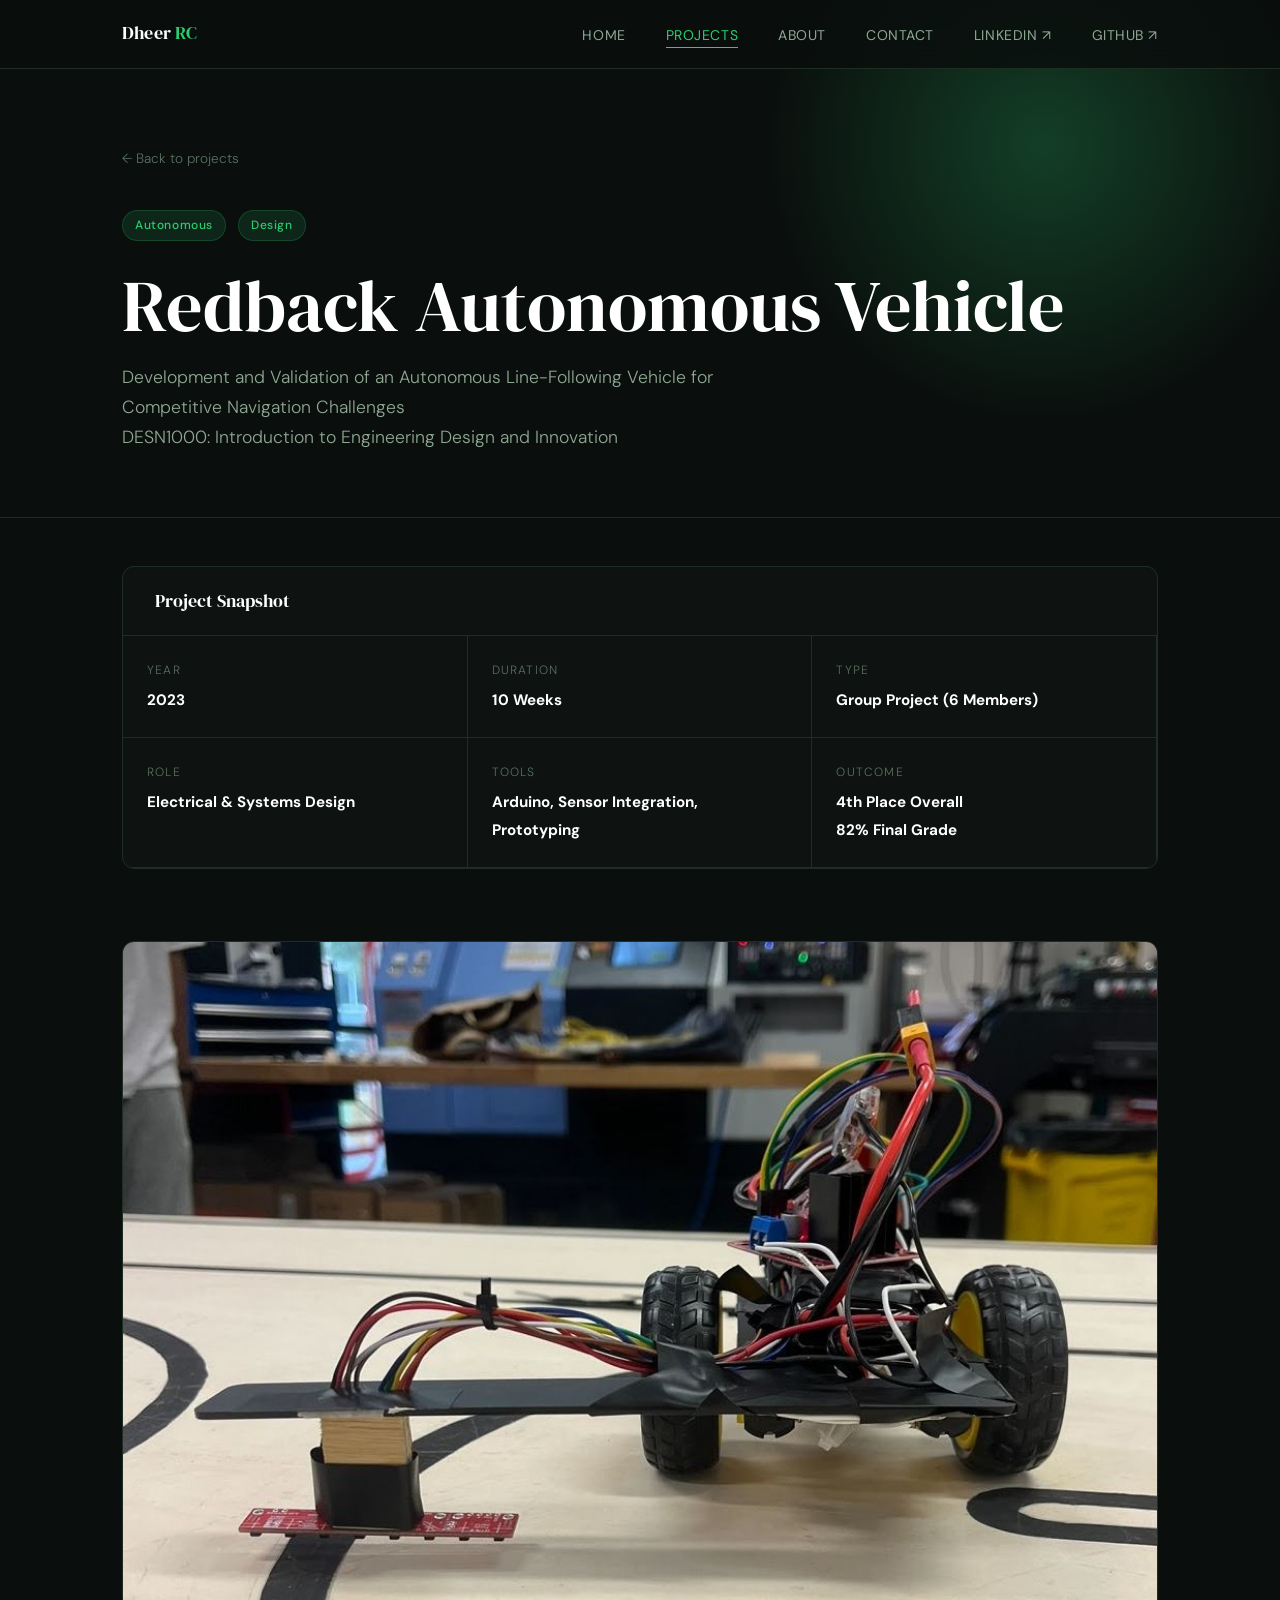
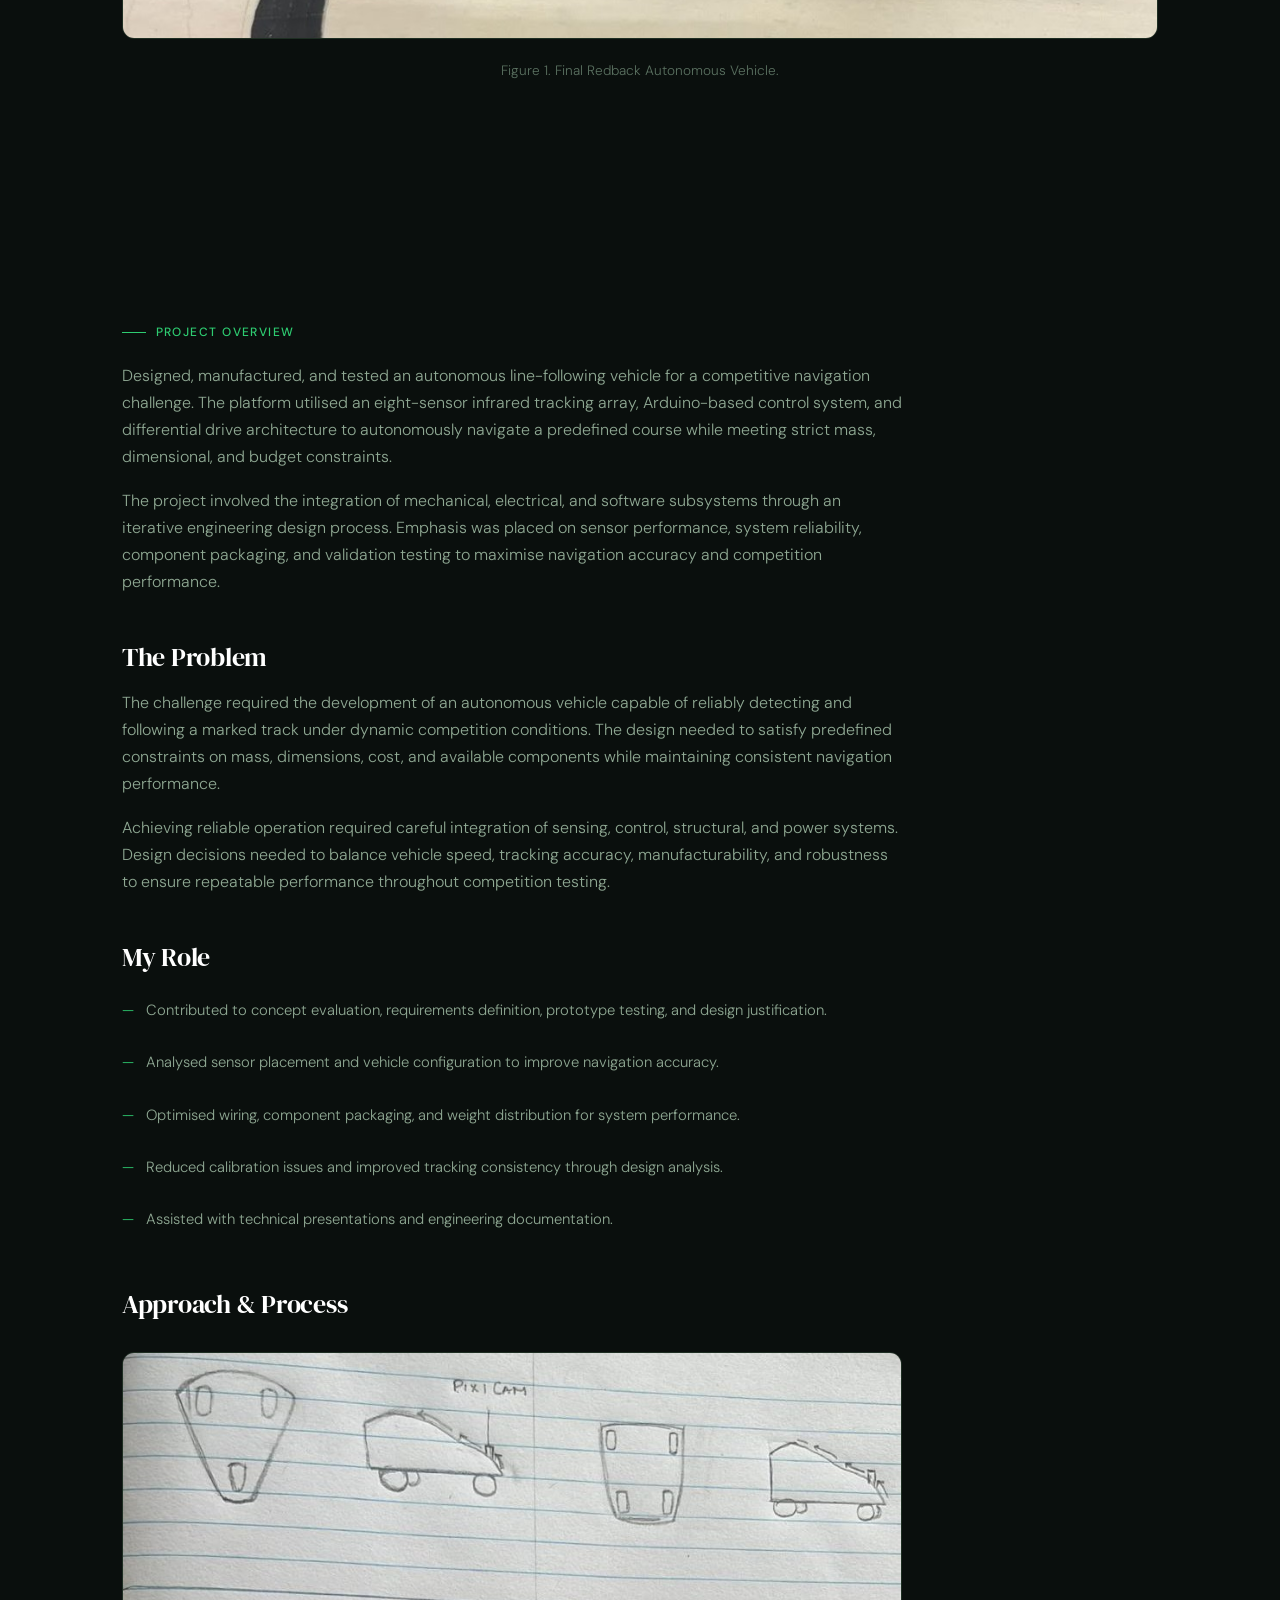
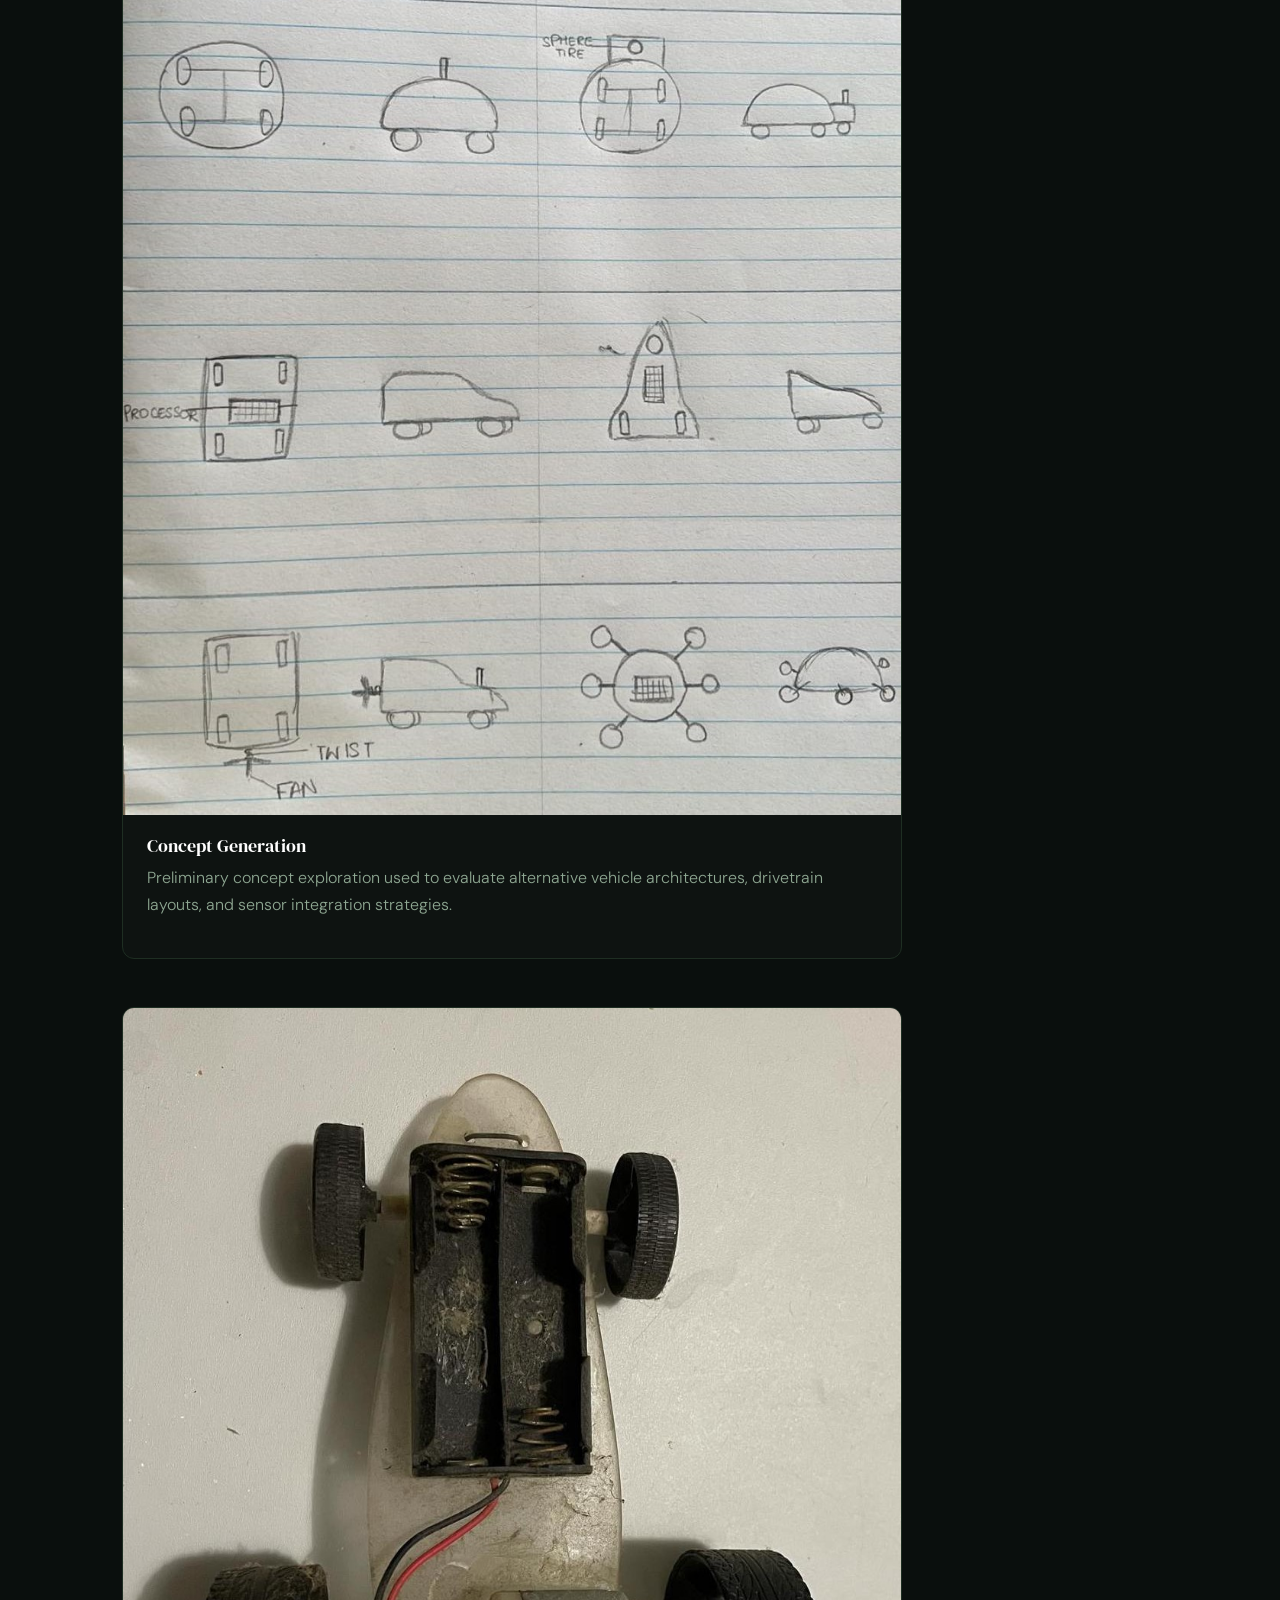
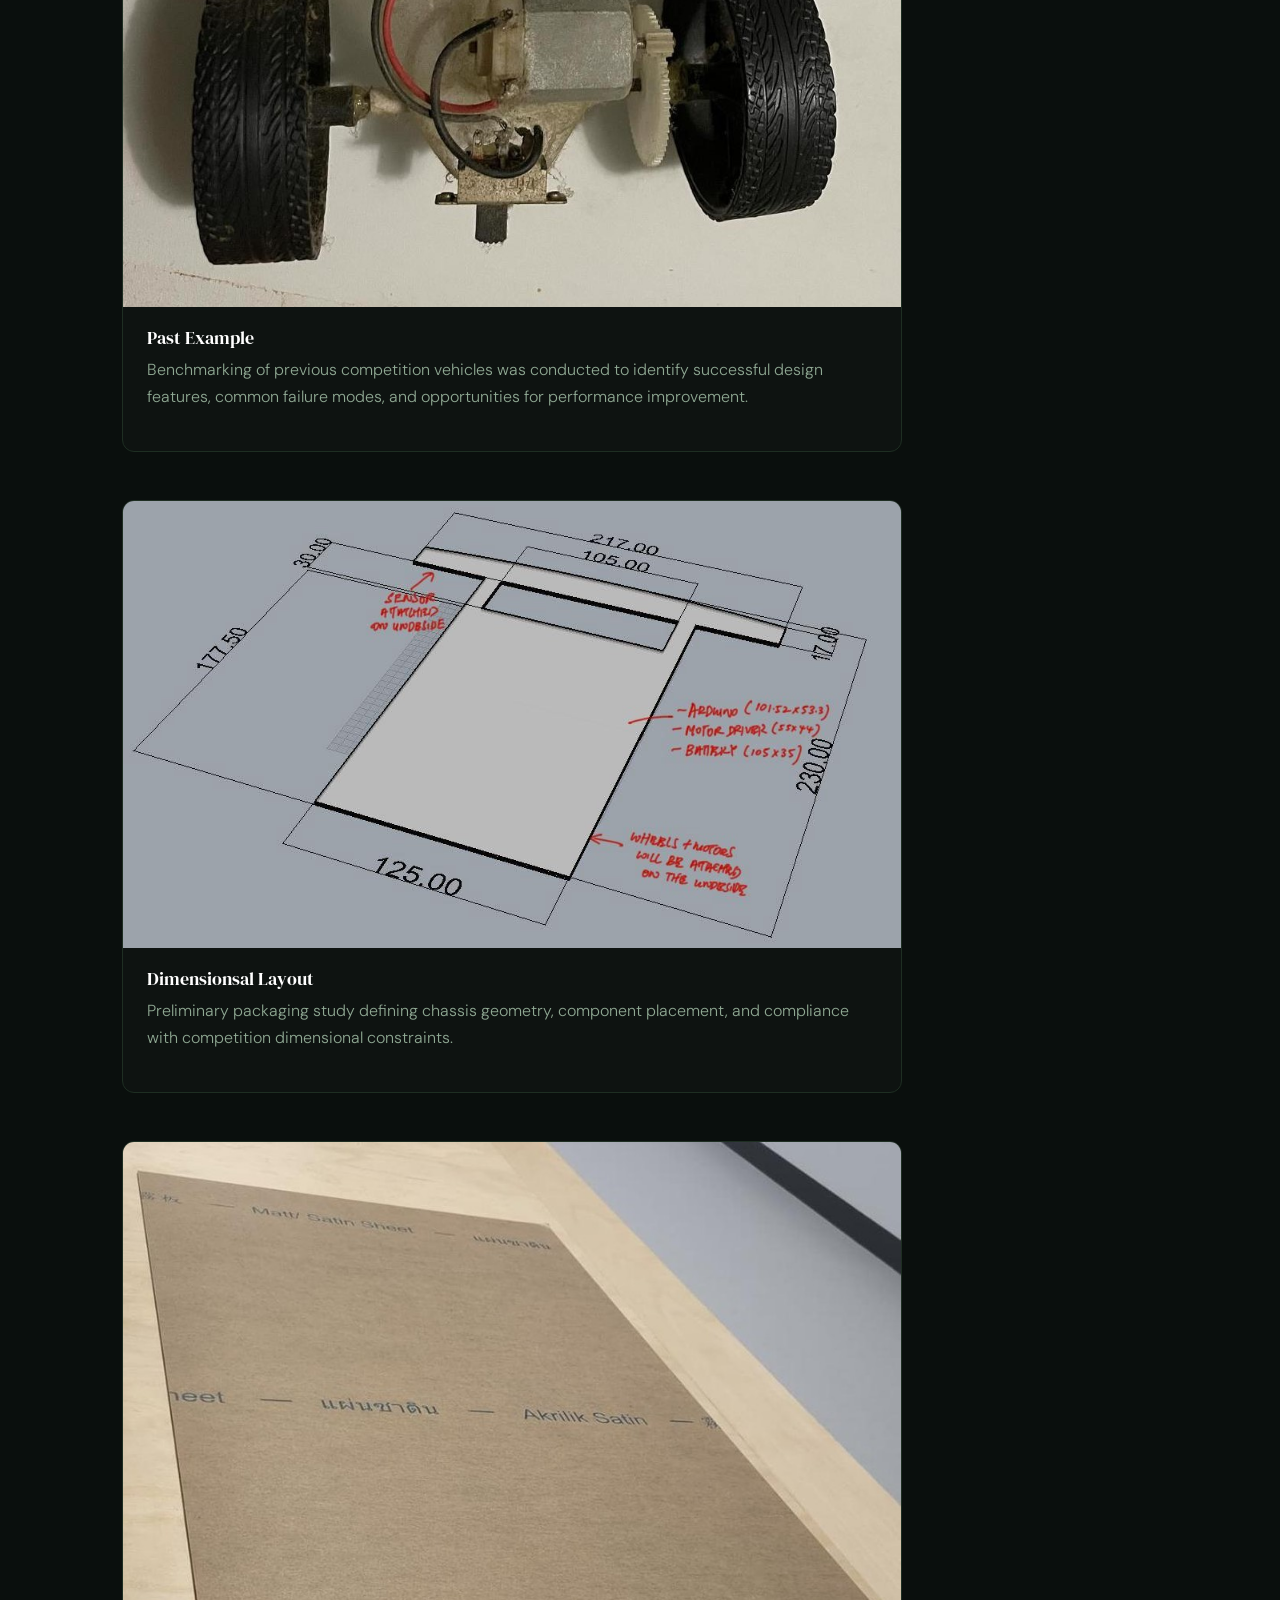
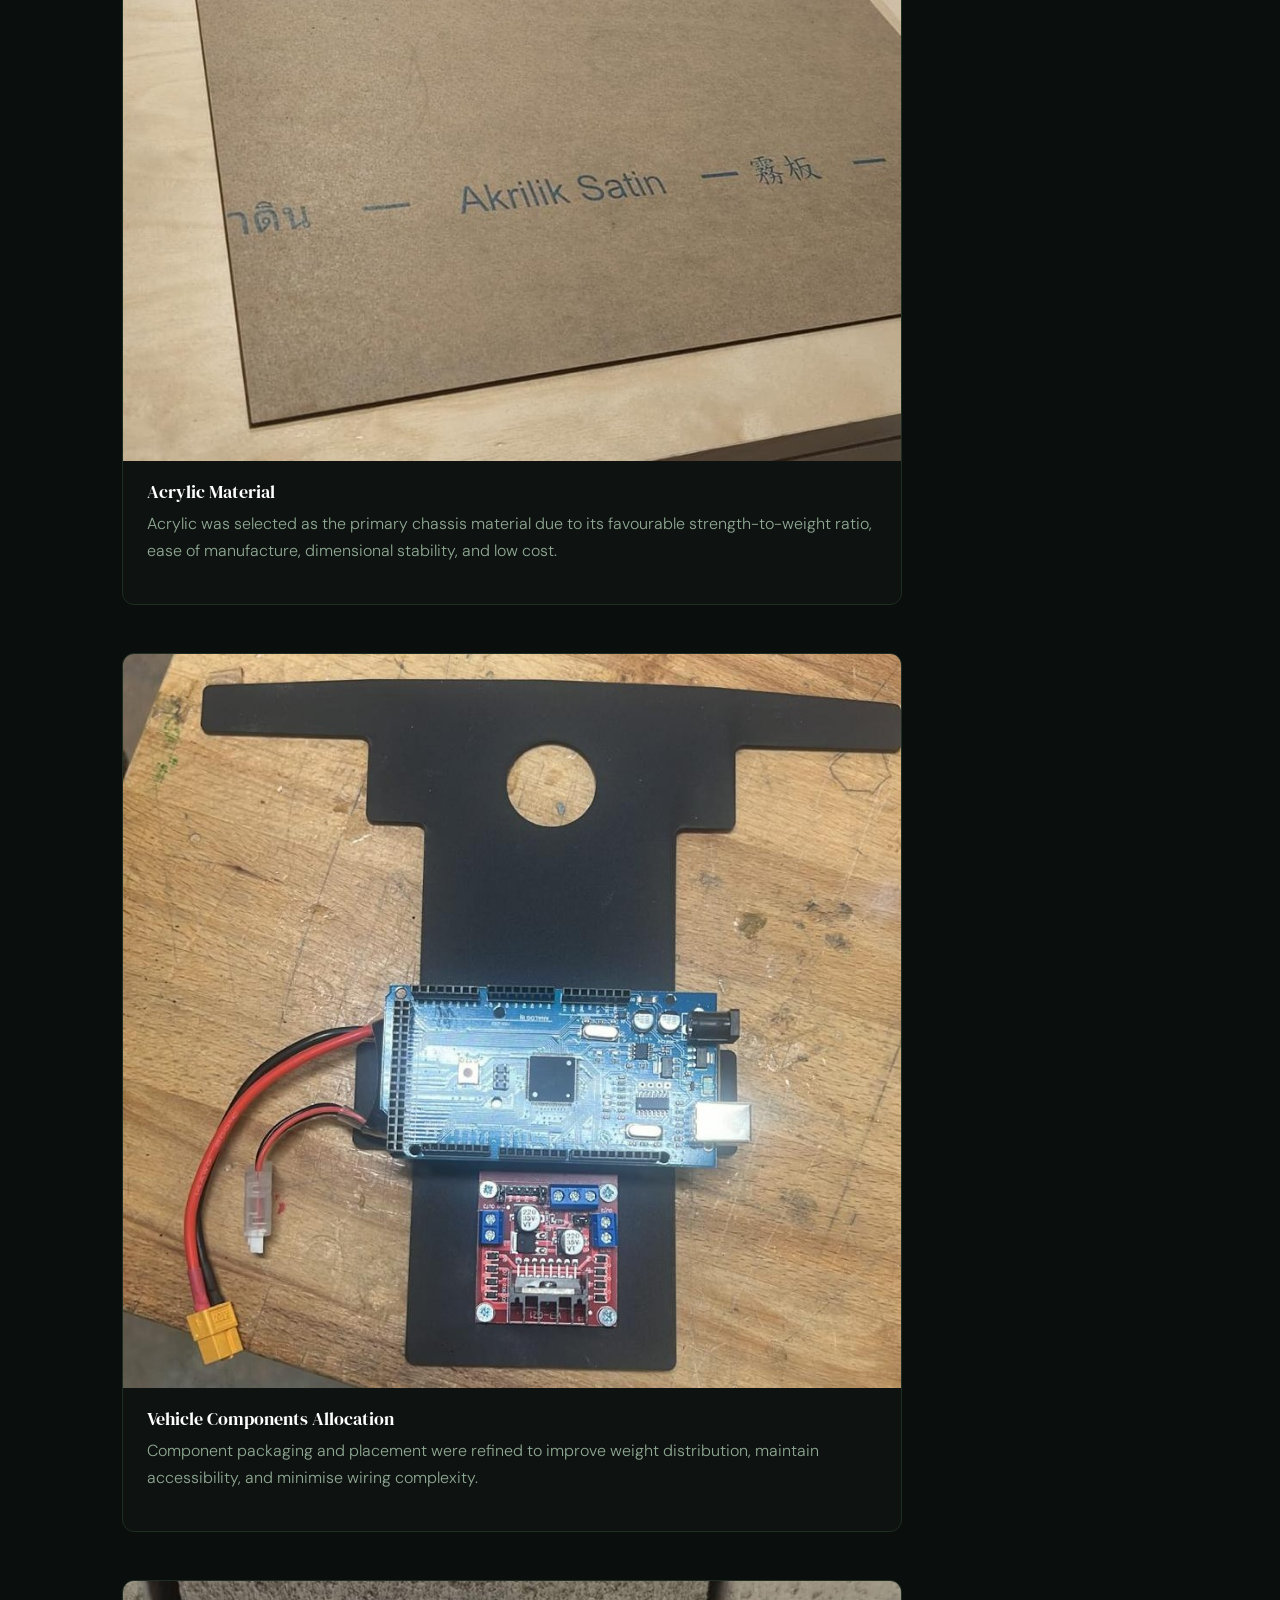
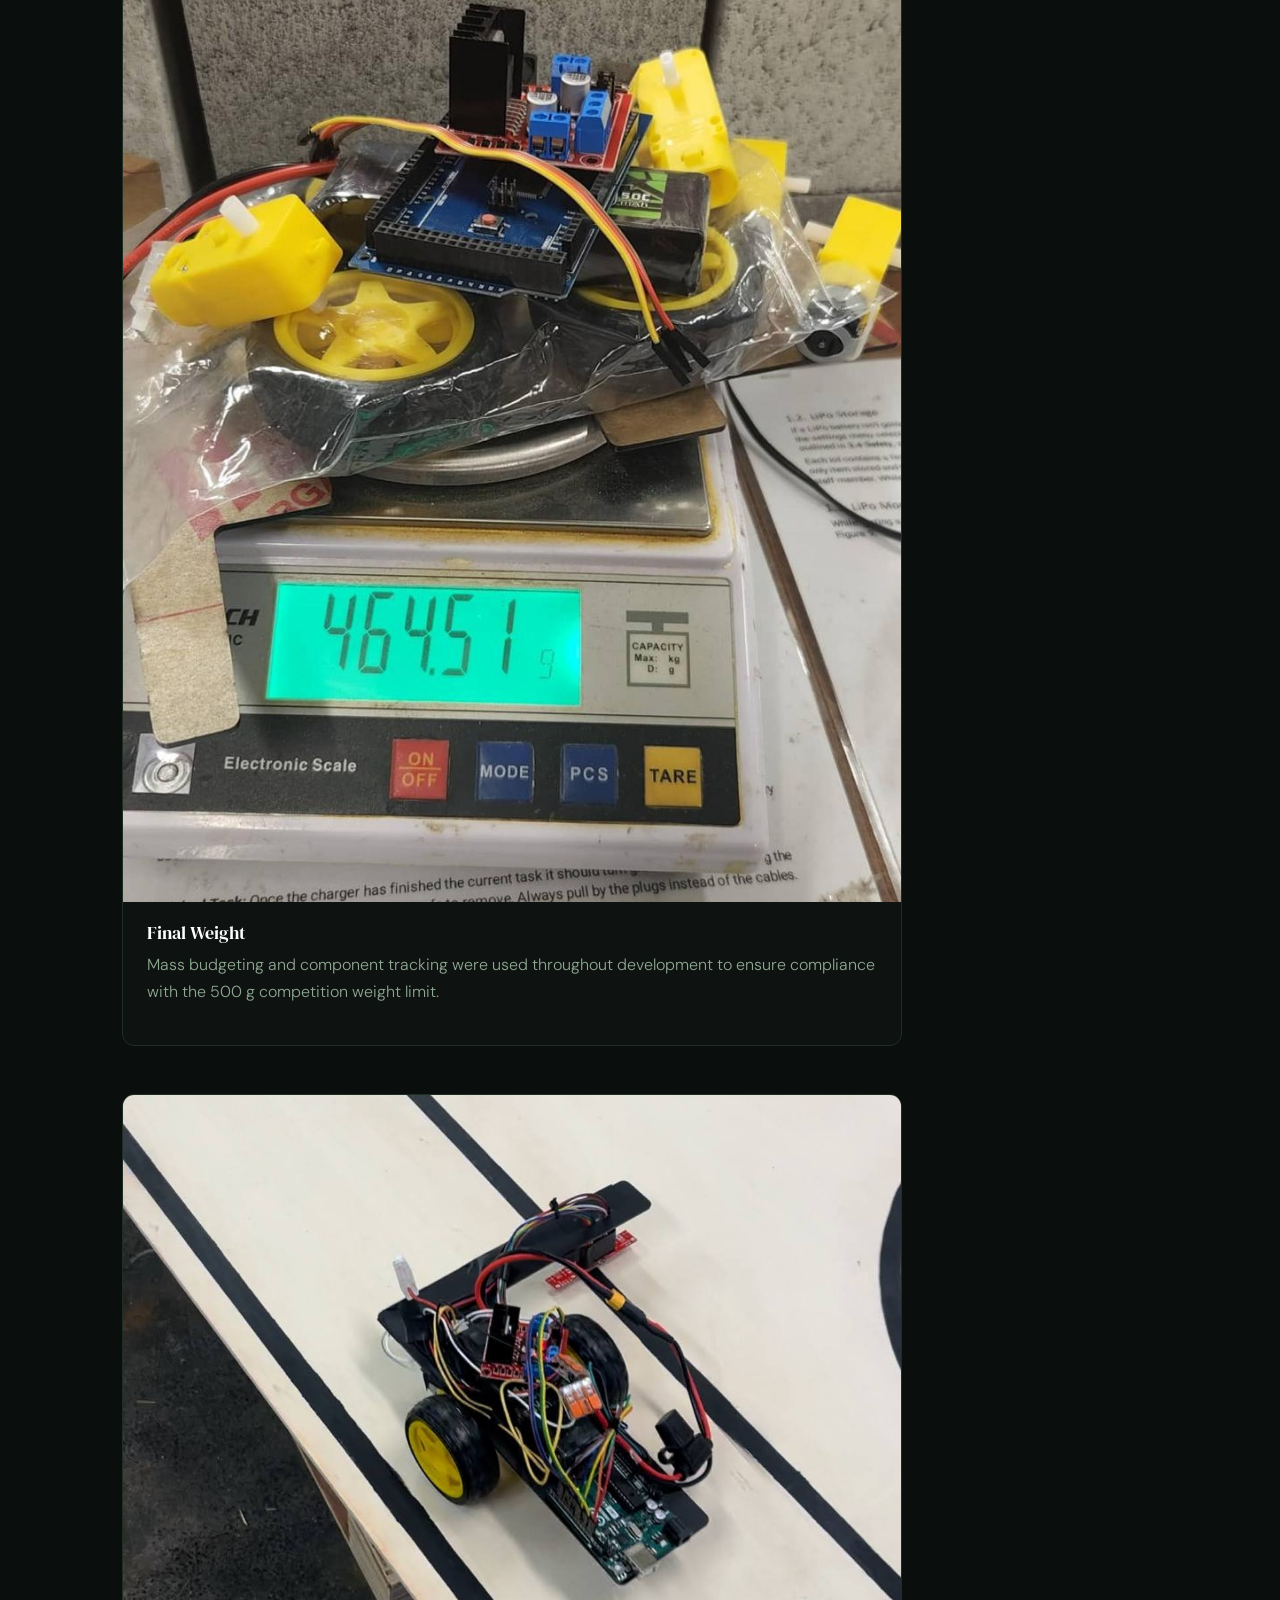
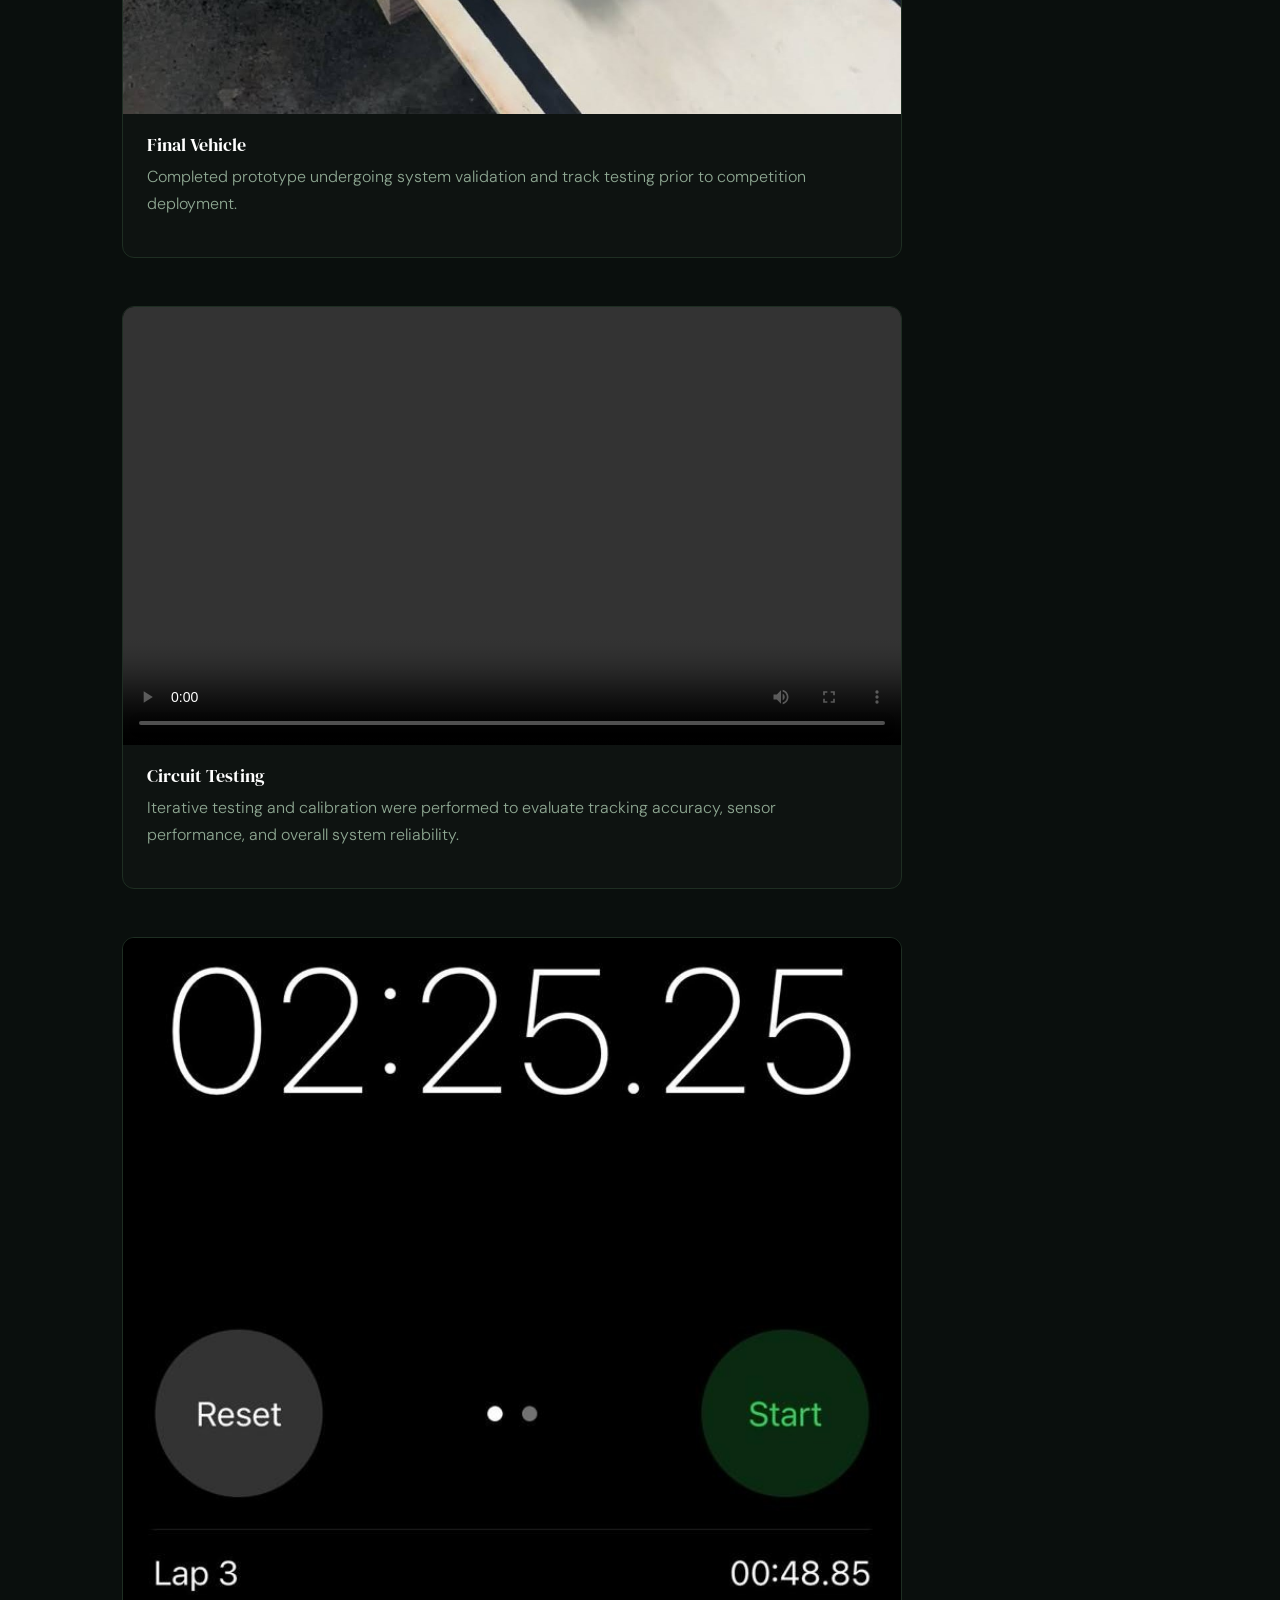
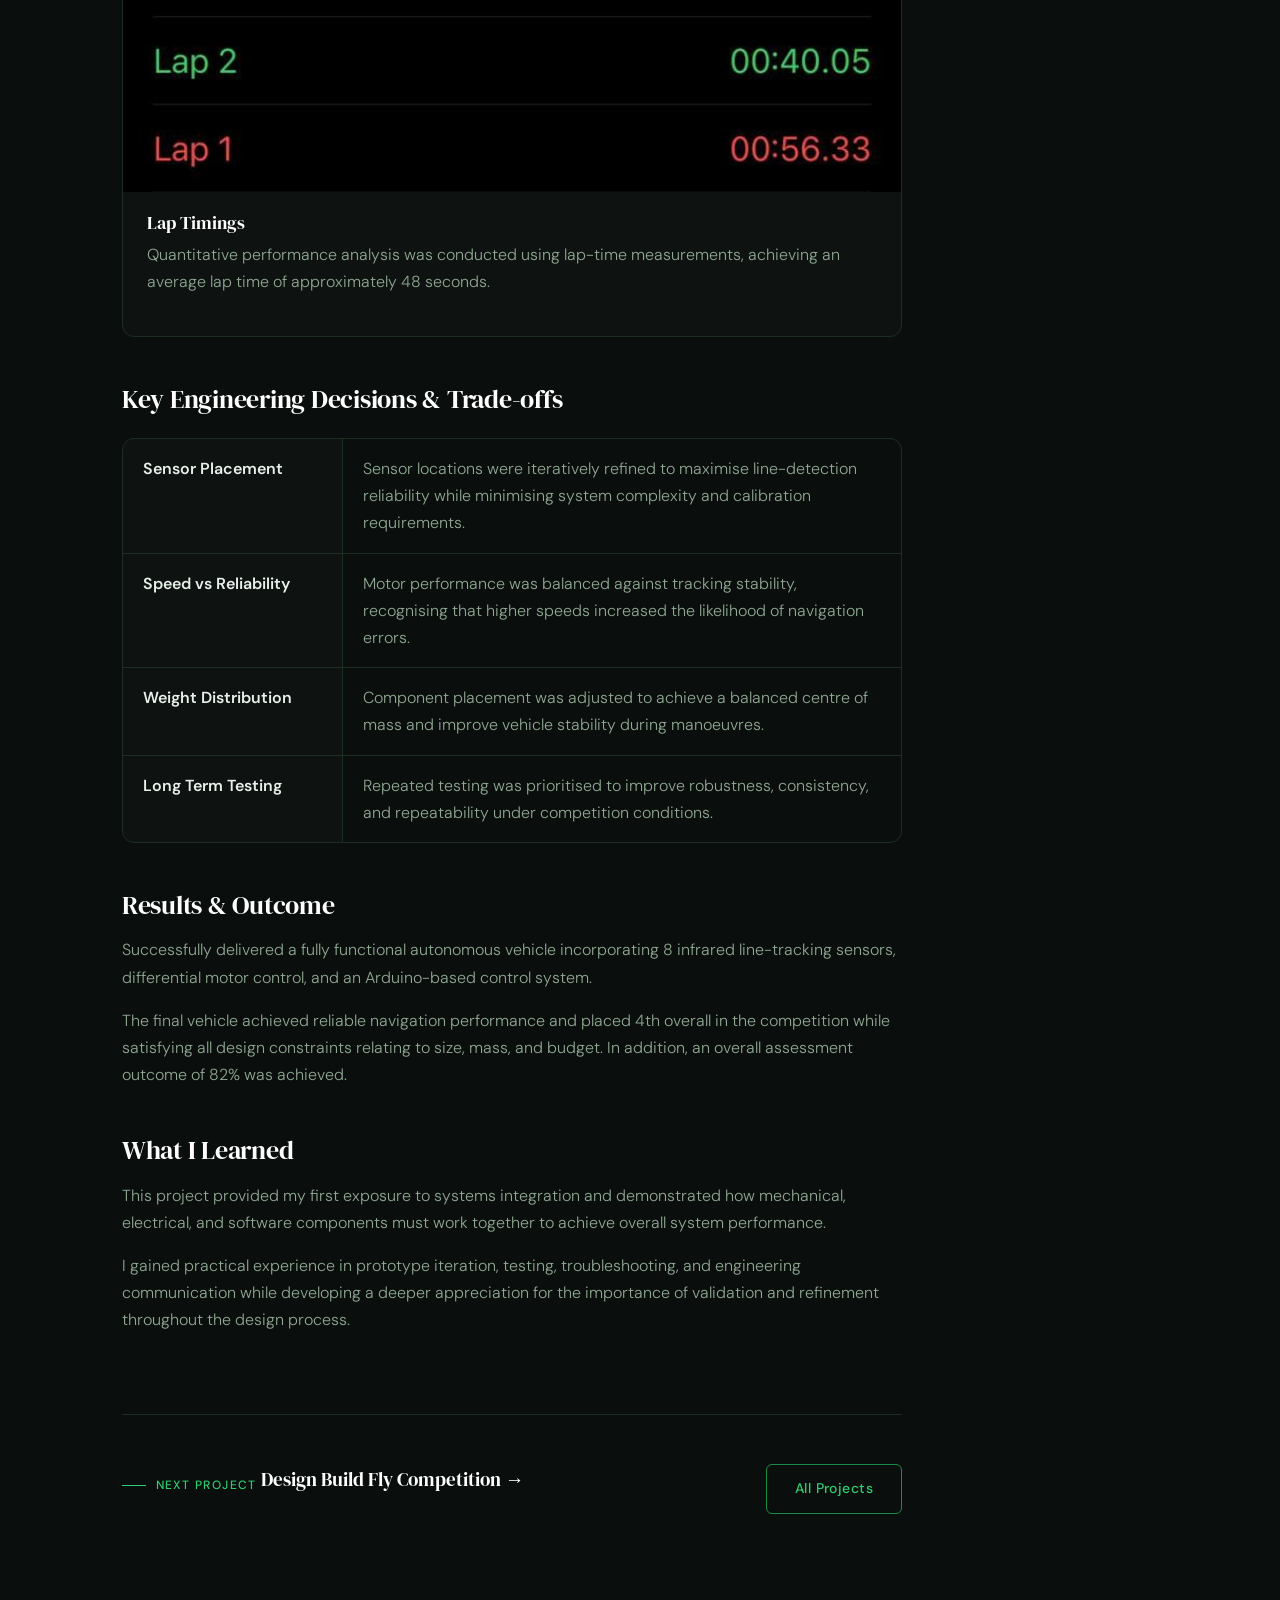
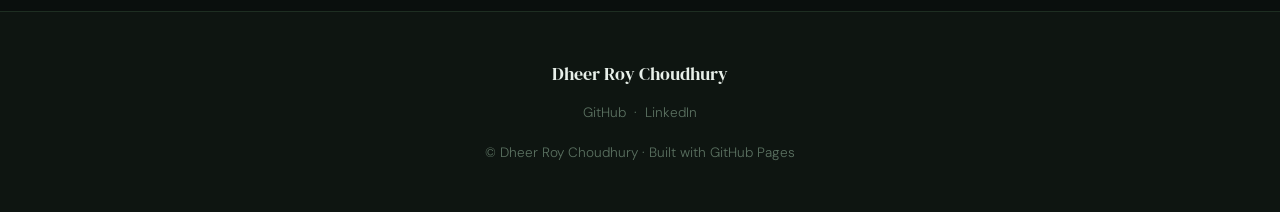
<file: projects/redback-car.html>
<!DOCTYPE html>
<html lang="en">
<head>
  <meta charset="UTF-8" />
  <meta name="viewport" content="width=device-width, initial-scale=1.0" />
  <title>Redback Autonomous Vehicle | Dheer Roy Choudhury</title>
  <link rel="stylesheet" href="../style.css" />
  <style>
/* PROJECT SNAPSHOT */

.project-snapshot {
  border: 1px solid var(--border);
  border-radius: var(--radius-lg);
  margin-top: 3rem;
  background: rgba(255,255,255,0.02);
  overflow: hidden; /* important for clean rounded corners */
}

.snapshot-header {
  padding: 1.5rem 2rem;
  border-bottom: 1px solid var(--border);
}

.snapshot-header h2 {
  margin: 0;
  font-size: 1.1rem;
}

/* 3x3 GRID */
.snapshot-grid {
  display: grid;
  grid-template-columns: repeat(3, 1fr);
}

/* EACH CELL */
.snapshot-item {
  padding: 1.5rem;
  border-right: 1px solid var(--border);
  border-bottom: 1px solid var(--border);
}

/* remove right border on last col */
/* .snapshot-item:nth-child(3n) {
  border-right: none;
} */

/* remove bottom border on last row (9 items total) */
/* .snapshot-item:nth-last-child(-n+3) {
  border-bottom: none;
} */

.snapshot-item span {
  display:block;
  font-size:0.75rem;
  text-transform:uppercase;
  letter-spacing:0.1em;
  color:var(--text3);
  margin-bottom:0.35rem;
}

.snapshot-item strong {
  color:var(--white);
  font-size:0.95rem;
  line-height:1.4;
}

/* MOBILE RESPONSIVE */
@media (max-width: 768px) {

  .snapshot-grid {
    grid-template-columns: repeat(2, 1fr);
  }

  .snapshot-item {
    border-right: 1px solid var(--border);
    border-bottom: 1px solid var(--border);
  }

  .snapshot-item:nth-child(2n) {
    border-right: none;
  }

  /* last row */
  .snapshot-item:nth-child(5),
  .snapshot-item:nth-child(6) {
    border-bottom: none;
  }

}

.process-grid {
  display: flex;
  flex-direction: column;
  gap: 3rem;
  margin-top: 2rem;
}

.process-card {
  border: 1px solid var(--border);
  border-radius: var(--radius-lg);
  overflow: hidden;
  background: rgba(255,255,255,0.02);
}

.process-card img {
  width: 100%;
  display: block;
}

.process-card h3 {
  font-size: 1.15rem;
  padding: 1.25rem 1.5rem 0.5rem;
  margin: 0;
}

.process-card p {
  padding: 0 1.5rem 1.5rem;
  margin: 0;
  color: var(--text2);
}

@media (max-width: 768px) {
  .process-grid {
    grid-template-columns: 1fr;
  }
}
.decision-table {
  border: 1px solid var(--border);
  border-radius: var(--radius-lg);
  overflow: hidden;
  margin-top: 1.5rem;
}

.decision-row {
  display: grid;
  grid-template-columns: 220px 1fr;
  border-bottom: 1px solid var(--border);
}

.decision-row:last-child {
  border-bottom: none;
}

.decision-label {
  padding: 1rem 1.25rem;
  background: rgba(255,255,255,0.02);
  border-right: 1px solid var(--border);
  font-weight: 600;
}

.decision-text {
  padding: 1rem 1.25rem;
  color: var(--text2);
}
/* FIGURES */

.project-figure {
  margin: 2.5rem 0;
}

.project-figure img {
  width:100%;
  border-radius:var(--radius-lg);
  border:1px solid var(--border);
}

.project-figure figcaption {
  text-align:center;
  margin-top:0.75rem;
  color:var(--text3);
  font-size:0.85rem;
}
.process-card video {
  width: 100%;
  display: block;
  aspect-ratio: 16 / 9;
  object-fit: cover;
  background: #000;
}

@media (max-width:768px){

  .snapshot-grid{
    grid-template-columns:1fr 1fr;
  }

}    
    .proj-hero {
      padding: 9rem 0 4rem;
      border-bottom: 1px solid var(--border);
      position: relative;
      overflow: hidden;
    }
    .proj-hero::before {
      content: '';
      position: absolute;
      top: -30%; right: -5%;
      width: 600px; height: 600px;
      background: radial-gradient(circle, var(--accent-glow) 0%, transparent 65%);
      pointer-events: none;
    }
    .proj-meta-bar {
      display: flex;
      gap: 0.75rem;
      flex-wrap: wrap;
      margin-bottom: 1.5rem;
    }
    .proj-title { margin-bottom: 1rem; }
    .proj-subtitle { font-size: 1.1rem; color: var(--text2); max-width: 620px; }

    /* Info table */
    .proj-info-grid {
      display: grid;
      grid-template-columns: repeat(4, 1fr);
      gap: 0;
      border: 1px solid var(--border);
      border-radius: var(--radius-lg);
      overflow: hidden;
      margin: 3rem 0;
    }
    .info-cell {
      padding: 1.5rem;
      border-right: 1px solid var(--border);
    }
    .info-cell:last-child { border-right: none; }
    .info-cell-label {
      font-size: 0.7rem;
      letter-spacing: 0.12em;
      text-transform: uppercase;
      color: var(--text3);
      margin-bottom: 0.4rem;
    }
    .info-cell-value { font-size: 0.95rem; color: var(--white); }

    /* Content */
    .proj-content { max-width: 780px; }
    .proj-content h2 {
    margin: 3rem 0 1rem;
    font-size: 1.6rem;
    letter-spacing: -0.01em;
    /* font-weight: 600; */
    }
    .proj-content p { margin-bottom: 1rem; }
    .proj-content ul {
      list-style: none;
      margin: 0 0 1.5rem;
      padding: 0;
      display: flex;
      flex-direction: column;
      gap: 0.5rem;
    }
    .proj-content ul li {
      padding: 0.6rem 1rem 0.6rem 1.5rem;
      color: var(--text2);
      font-size: 0.925rem;
      position: relative;
    }
    .proj-content ul li::before {
      content: '—';
      position: absolute;
      left: 0;
      color: var(--accent);
    }

    /* Image placeholder */
    .img-placeholder {
      width: 100%;
      aspect-ratio: 16/9;
      background: var(--surface2);
      border: 1px solid var(--border);
      border-radius: var(--radius-lg);
      display: flex;
      flex-direction: column;
      align-items: center;
      justify-content: center;
      gap: 0.75rem;
      margin: 2rem 0;
      color: var(--text3);
      font-size: 0.85rem;
    }
    .img-placeholder .big { font-size: 3rem; opacity: 0.3; }
    /* Replace img-placeholder with a real <img> once you have images:
       <img src="../assets/images/guardbuoy-main.jpg" alt="GuardBuoy render" style="width:100%; border-radius:12px; border:1px solid var(--border); margin:2rem 0;"> */

    /* Nav back */
    .back-link {
      display: inline-flex;
      align-items: center;
      gap: 0.5rem;
      font-size: 0.85rem;
      color: var(--text3);
      margin-bottom: 2.5rem;
      transition: color var(--transition);
    }
    .back-link:hover { color: var(--accent); }

    /* Next project */
    .next-proj {
      border-top: 1px solid var(--border);
      margin-top: 5rem;
      padding-top: 3rem;
      display: flex;
      justify-content: space-between;
      align-items: center;
      flex-wrap: wrap;
      gap: 1rem;
    }

    @media (max-width: 768px) {
      .proj-info-grid { grid-template-columns: repeat(2, 1fr); }
      .info-cell:nth-child(2) { border-right: none; }
      .info-cell:nth-child(3) { border-top: 1px solid var(--border); }
    }
  </style>
</head>
<body>

<!-- ── NAV ───────────────────────────────────────────────── -->
<nav id="nav">
  <div class="nav-inner">
    <a href="../index.html" class="nav-logo">Dheer <span>RC</span></a>
    <ul class="nav-links" id="nav-links">
      <li><a href="../index.html">Home</a></li>
      <li><a href="../projects.html" class="active">Projects</a></li>
      <li><a href="../about.html">About</a></li>
      <li><a href="../contact.html">Contact</a></li>
      <li><a href="https://www.linkedin.com/in/dheer-roy-choudhury/" target="_blank" rel="noopener">LinkedIn ↗</a></li>
      <li><a href="https://github.com/dheerchoudhury" target="_blank" rel="noopener">GitHub ↗</a></li>
    </ul>
    <button class="hamburger" id="hamburger" aria-label="Toggle menu">
      <span></span><span></span><span></span>
    </button>
  </div>
</nav>

<!-- ── PROJECT HERO ──────────────────────────────────────── -->
<header class="proj-hero">
  <div class="container">
    <a href="../projects.html" class="back-link fade-up">← Back to projects</a>
    <div class="proj-meta-bar fade-up delay-1">
      <span class="tag">Autonomous</span>
      <span class="tag">Design</span>
    </div>
    <h1 class="proj-title fade-up delay-1">Redback Autonomous Vehicle</h1>
    <p class="proj-subtitle fade-up delay-2">
      Development and Validation of an Autonomous Line-Following Vehicle for Competitive Navigation Challenges<br>
      DESN1000: Introduction to Engineering Design and Innovation
    </p>
  </div>
</header>

<!-- ── PROJECT META ──────────────────────────────────────── -->

<!-- ─────────────────────────────────────────────────────── -->
<!-- PROJECT SNAPSHOT -->
<!-- ─────────────────────────────────────────────────────── -->

<div class="container">

  <div class="project-snapshot fade-up">

    <div class="snapshot-header">
      <h2>Project Snapshot</h2>
    </div>

    <div class="snapshot-grid">

      <div class="snapshot-item">
        <span>Year</span>
        <strong>2023</strong>
      </div>

      <div class="snapshot-item">
        <span>Duration</span>
        <strong>10 Weeks</strong>
      </div>

      <div class="snapshot-item">
        <span>Type</span>
        <strong>Group Project (6 Members)</strong>
      </div>

      <div class="snapshot-item">
        <span>Role</span>
        <strong>Electrical & Systems Design</strong>
      </div>

      <div class="snapshot-item">
        <span>Tools</span>
        <strong>Arduino, Sensor Integration, Prototyping</strong>
      </div>

      <div class="snapshot-item">
        <span>Outcome</span>
        <strong>4th Place Overall<br>
          82% Final Grade</strong>
      </div>

    </div>
  </div>

</div>

<!-- ─────────────────────────────────────────────────────── -->
<!-- HERO IMAGE -->
<!-- ─────────────────────────────────────────────────────── -->

<section class="section" style="padding-top:2rem;">
  <div class="container">

    <figure class="project-figure fade-up">
      <img
        src="../assets/images/redback-autonomous-vehicle/main.jpg"
        alt="Final Vehicle Image">
      <figcaption>
        Figure 1. Final Redback Autonomous Vehicle.
      </figcaption>
    </figure>

  </div>
</section>

<!-- ─────────────────────────────────────────────────────── -->
<!-- PROJECT CONTENT -->
<!-- ─────────────────────────────────────────────────────── -->

<section class="section">
  <div class="container">

    <div class="proj-content fade-up">

      <div class="section-label">Project Overview</div>

      <p>
       Designed, manufactured, and tested an autonomous line-following vehicle 
       for a competitive navigation challenge. The platform utilised an eight-sensor 
       infrared tracking array, Arduino-based control system, and differential 
       drive architecture to autonomously navigate a predefined course while 
       meeting strict mass, dimensional, and budget constraints.
      </p>

      <p>
       The project involved the integration of mechanical, electrical, and 
       software subsystems through an iterative engineering design process. 
       Emphasis was placed on sensor performance, system reliability, 
       component packaging, and validation testing to maximise 
       navigation accuracy and competition performance.
      </p>

      <!-- ================================================= -->

      <h2>The Problem</h2>

      <p>
        The challenge required the development of an autonomous vehicle 
        capable of reliably detecting and following a marked track under 
        dynamic competition conditions. The design needed to satisfy 
        predefined constraints on mass, dimensions, cost, and available 
        components while maintaining consistent navigation performance.
      </p>

      <p>
        Achieving reliable operation required careful integration of sensing, 
        control, structural, and power systems. Design decisions needed to 
        balance vehicle speed, tracking accuracy, manufacturability, and 
        robustness to ensure repeatable performance throughout competition testing.
      </p>

      <!-- ================================================= -->

      <h2>My Role</h2>

      <ul>
        <li>Contributed to concept evaluation, requirements definition, prototype testing, and design justification.</li>
        <li>Analysed sensor placement and vehicle configuration to improve navigation accuracy.</li>
        <li>Optimised wiring, component packaging, and weight distribution for system performance.</li>
        <li>Reduced calibration issues and improved tracking consistency through design analysis.</li>
        <li>Assisted with technical presentations and engineering documentation.</li>
      </ul>

      <!-- ================================================= -->
<h2>Approach & Process</h2>

<div class="process-grid">


  <div class="process-card">
    <img src="../assets/images/redback-autonomous-vehicle/concept-generation-sketch.jpeg"
         alt="Concept Sketches">

    <h3>Concept Generation</h3>

    <p>
      Preliminary concept exploration used to evaluate alternative vehicle 
      architectures, drivetrain layouts, and sensor integration strategies.
    </p>
  </div>

  <div class="process-card">
    <img src="../assets/images/redback-autonomous-vehicle/example-vehicle.jpeg"
         alt="Example Vehicle Concept">

    <h3>Past Example</h3>

    <p>
      Benchmarking of previous competition vehicles was conducted to 
      identify successful design features, common failure modes, and 
      opportunities for performance improvement.
    </p>
  </div>

  <div class="process-card">
    <img src="../assets/images/redback-autonomous-vehicle/dimensions.jpeg"
         alt="Dimensions of Vehicle">

    <h3>Dimensionsal Layout</h3>

    <p>
      Preliminary packaging study defining chassis geometry, component placement, 
      and compliance with competition dimensional constraints.
    </p>
  </div>

  <div class="process-card">
    <img src="../assets/images/redback-autonomous-vehicle/acrylic.jpeg"
         alt="Acrylic for Vehicle">

    <h3>Acrylic Material</h3>

    <p>
      Acrylic was selected as the primary chassis material due to its favourable 
      strength-to-weight ratio, ease of manufacture, dimensional stability, 
      and low cost.
    </p>
  </div>

  <div class="process-card">
    <img src="../assets/images/redback-autonomous-vehicle/allocation.jpeg"
         alt="Allocation for Vehicle Components">

    <h3>Vehicle Components Allocation</h3>

    <p>
      Component packaging and placement were refined to improve weight 
      distribution, maintain accessibility, and minimise wiring complexity. 
    </p>
  </div>

  <div class="process-card">
    <img src="../assets/images/redback-autonomous-vehicle/weight.jpeg"
         alt="Total Weight">

    <h3>Final Weight</h3>

    <p>
      Mass budgeting and component tracking were used throughout 
      development to ensure compliance with the 500 g competition 
      weight limit.
    </p>
  </div>

  <div class="process-card">
    <img src="../assets/images/redback-autonomous-vehicle/in-action.jpg"
         alt="Vehicle In Action ">

    <h3>Final Vehicle</h3>

    <p>
      Completed prototype undergoing system validation and 
      track testing prior to competition deployment.
    </p>
  </div>

<div class="process-card">

  <video controls preload="metadata">
    <source src="../assets/videos/redback-autonomous-vehicle/testing-vid.mp4" type="video/mp4">
  </video>

  <h3>Circuit Testing</h3>

  <p>
    Iterative testing and calibration were performed to evaluate 
    tracking accuracy, sensor performance, and overall system reliability.
  </p>
</div>

  <div class="process-card">
    <img src="../assets/images/redback-autonomous-vehicle/timing.jpeg"
         alt="Lap Timings">

    <h3>Lap Timings</h3>

    <p>
      Quantitative performance analysis was conducted using lap-time 
      measurements, achieving an average lap time of approximately 48 seconds.
    </p>
  </div>

</div>
<h2>Key Engineering Decisions & Trade-offs</h2>

<div class="decision-table">

  <div class="decision-row">
    <div class="decision-label">Sensor Placement</div>
    <div class="decision-text">
      Sensor locations were iteratively refined to maximise 
      line-detection reliability while minimising system 
      complexity and calibration requirements.
    </div>
  </div>

  <div class="decision-row">
    <div class="decision-label">Speed vs Reliability</div>
    <div class="decision-text">
      Motor performance was balanced against tracking stability, 
      recognising that higher speeds increased the 
      likelihood of navigation errors.
    </div>
  </div>

  <div class="decision-row">
    <div class="decision-label">Weight Distribution</div>
    <div class="decision-text">
      Component placement was adjusted to achieve a balanced 
      centre of mass and improve vehicle stability during manoeuvres.
    </div>
  </div>

  <div class="decision-row">
    <div class="decision-label">Long Term Testing</div>
    <div class="decision-text">
      Repeated testing was prioritised to improve robustness, 
      consistency, and repeatability under competition conditions.
    </div>
  </div>

</div>

      <!-- ================================================= -->

      <h2>Results & Outcome</h2>

      <p>
        Successfully delivered a fully functional autonomous 
        vehicle incorporating 8 infrared line-tracking sensors, 
        differential motor control, and an Arduino-based 
        control system.
      </p>

      <p>
        The final vehicle achieved reliable navigation performance 
        and placed 4th overall in the competition while satisfying 
        all design constraints relating to size, mass, and budget. 
        In addition, an overall assessment outcome of 82% was achieved.
      </p>

      <!-- ================================================= -->

      <h2>What I Learned</h2>

      <p>
        This project provided my first exposure to systems integration 
        and demonstrated how mechanical, electrical, and software components 
        must work together to achieve overall system performance.
      </p>

      <p>
        I gained practical experience in prototype iteration, testing, 
        troubleshooting, and engineering communication while developing 
        a deeper appreciation for the importance of validation and 
        refinement throughout the design process.
      </p>

      <!-- ================================================= -->

      <div class="next-proj">

        <div>
          <div class="section-label">Next Project</div>

          <a href="dbf.html"
             style="font-family:var(--font-display);
                    font-size:1.2rem;
                    color:var(--white);">

            Design Build Fly Competition →

          </a>
        </div>

        <a href="../projects.html" class="btn btn-outline">
          All Projects
        </a>

      </div>

    </div>
  </div>
</section>


<!-- ── FOOTER ─────────────────────────────────────────────── -->
<footer>
  <div class="container">
    <p style="margin-bottom:0.75rem; font-family: var(--font-display); font-size:1.1rem; color: var(--text);">Dheer Roy Choudhury</p>
    <p style="margin-bottom:1rem;">
      <a href="https://github.com/dheerchoudhury" target="_blank" rel="noopener">GitHub</a>
      &nbsp;·&nbsp;
      <a href="https://www.linkedin.com/in/dheer-roy-choudhury/" target="_blank" rel="noopener">LinkedIn</a>
    </p>
    <p>© Dheer Roy Choudhury · Built with GitHub Pages</p>
  </div>
</footer>

<script>
  const nav = document.getElementById('nav');
  window.addEventListener('scroll', () => nav.classList.toggle('scrolled', window.scrollY > 40));
  document.getElementById('hamburger').addEventListener('click', function() {
    this.classList.toggle('open');
    document.getElementById('nav-links').classList.toggle('open');
  });
</script>
</body>
</html>
</file>
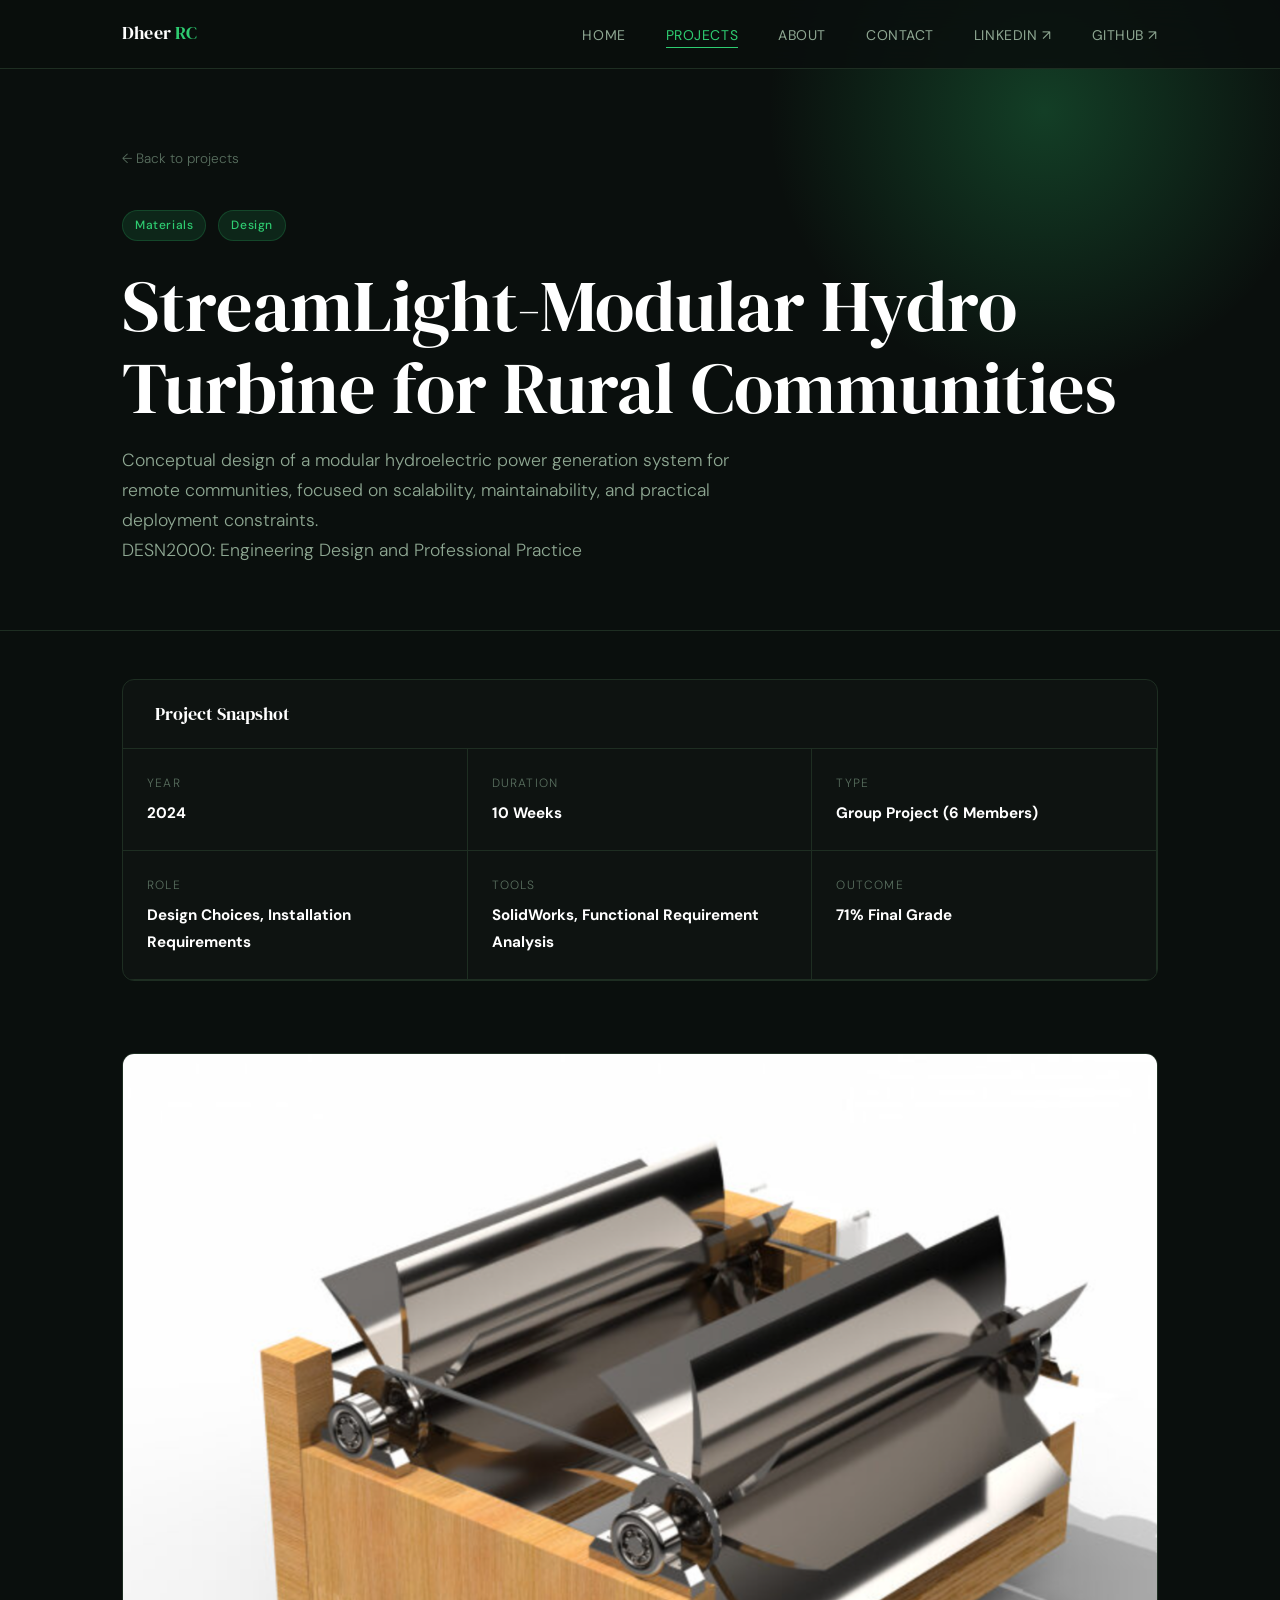
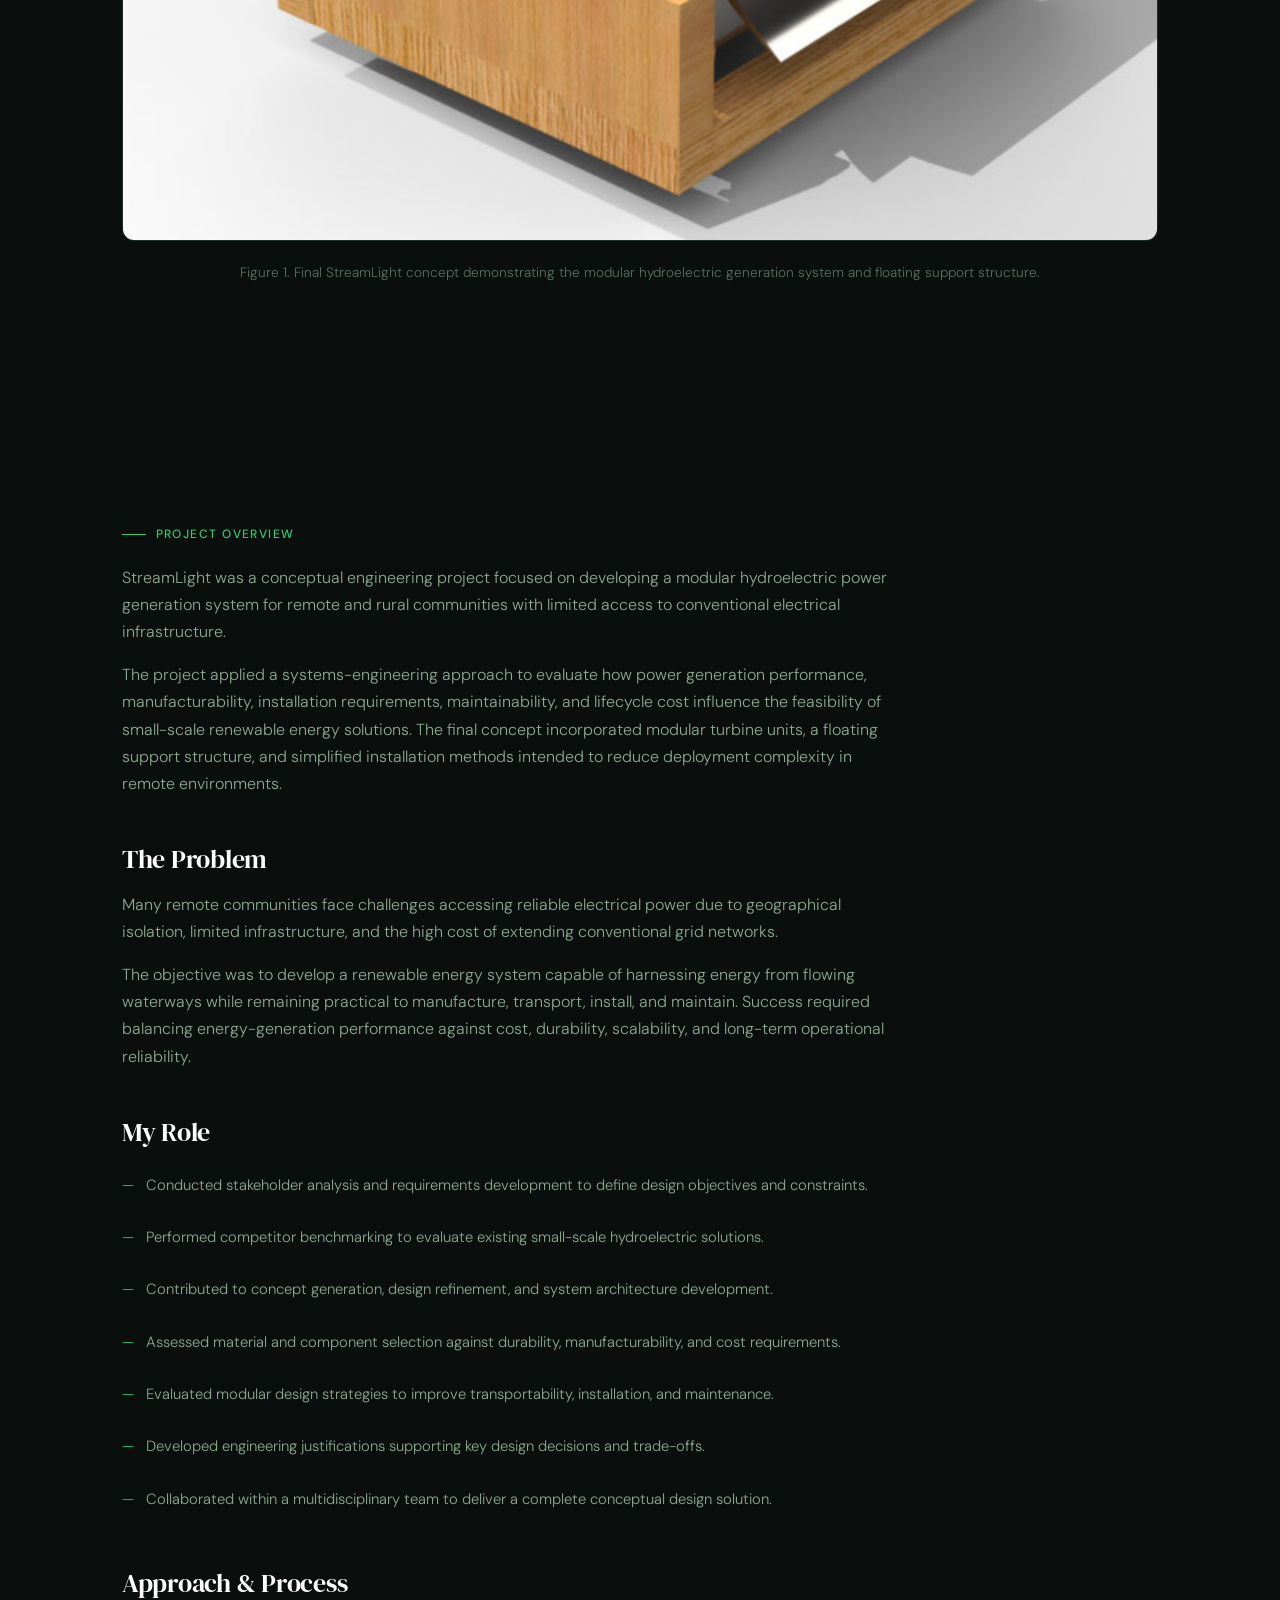
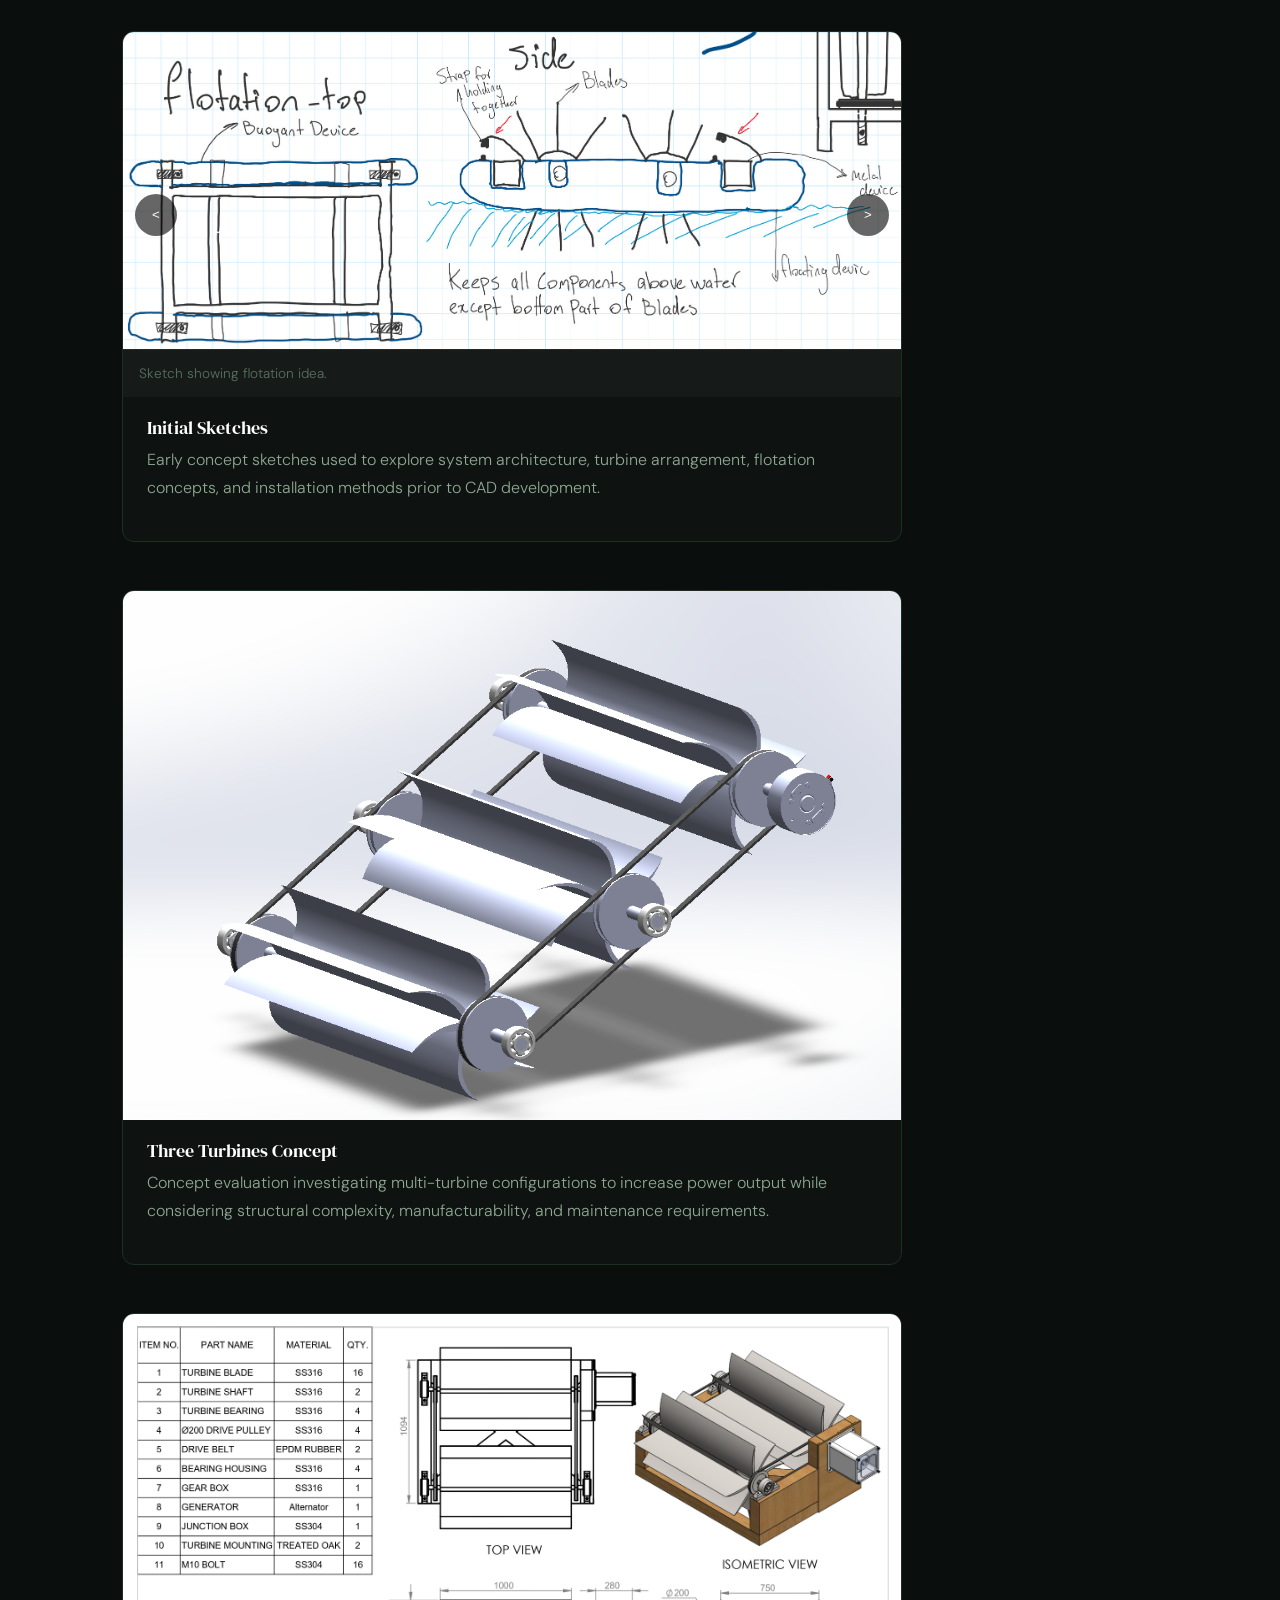
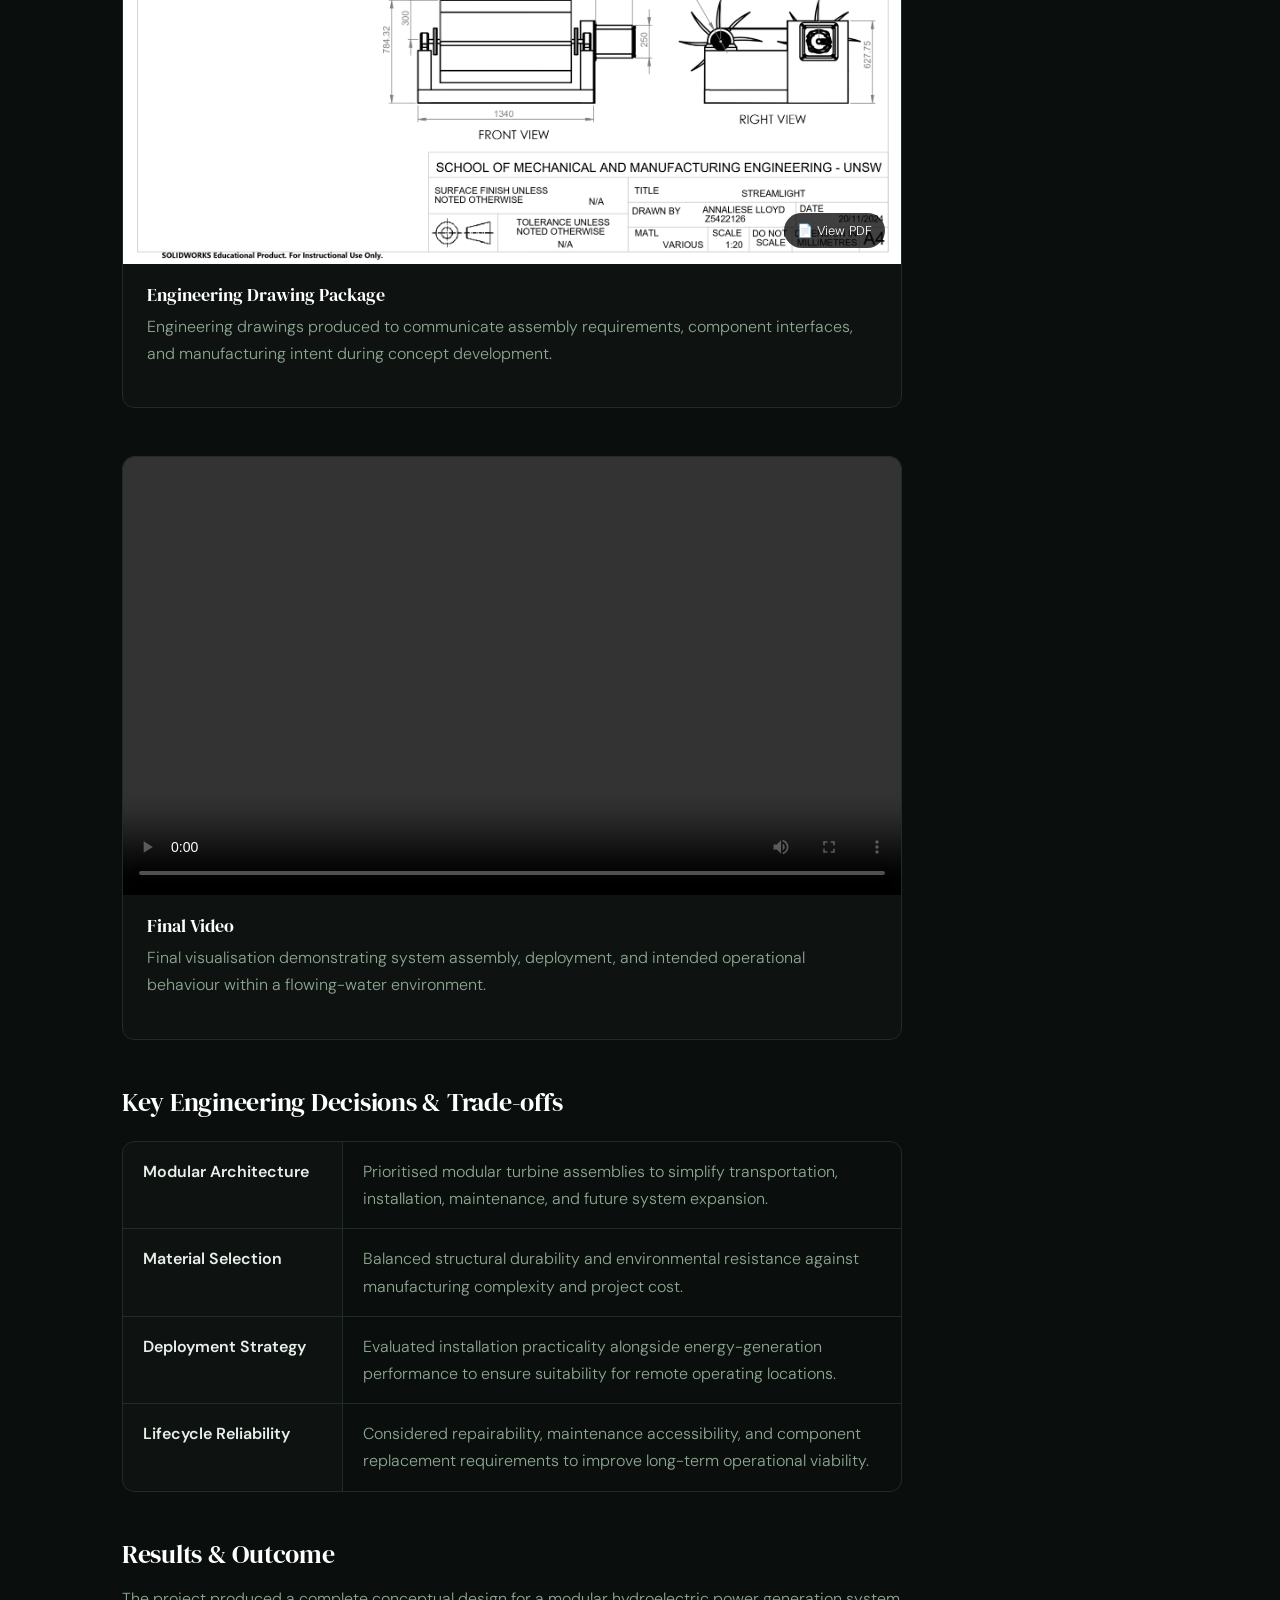
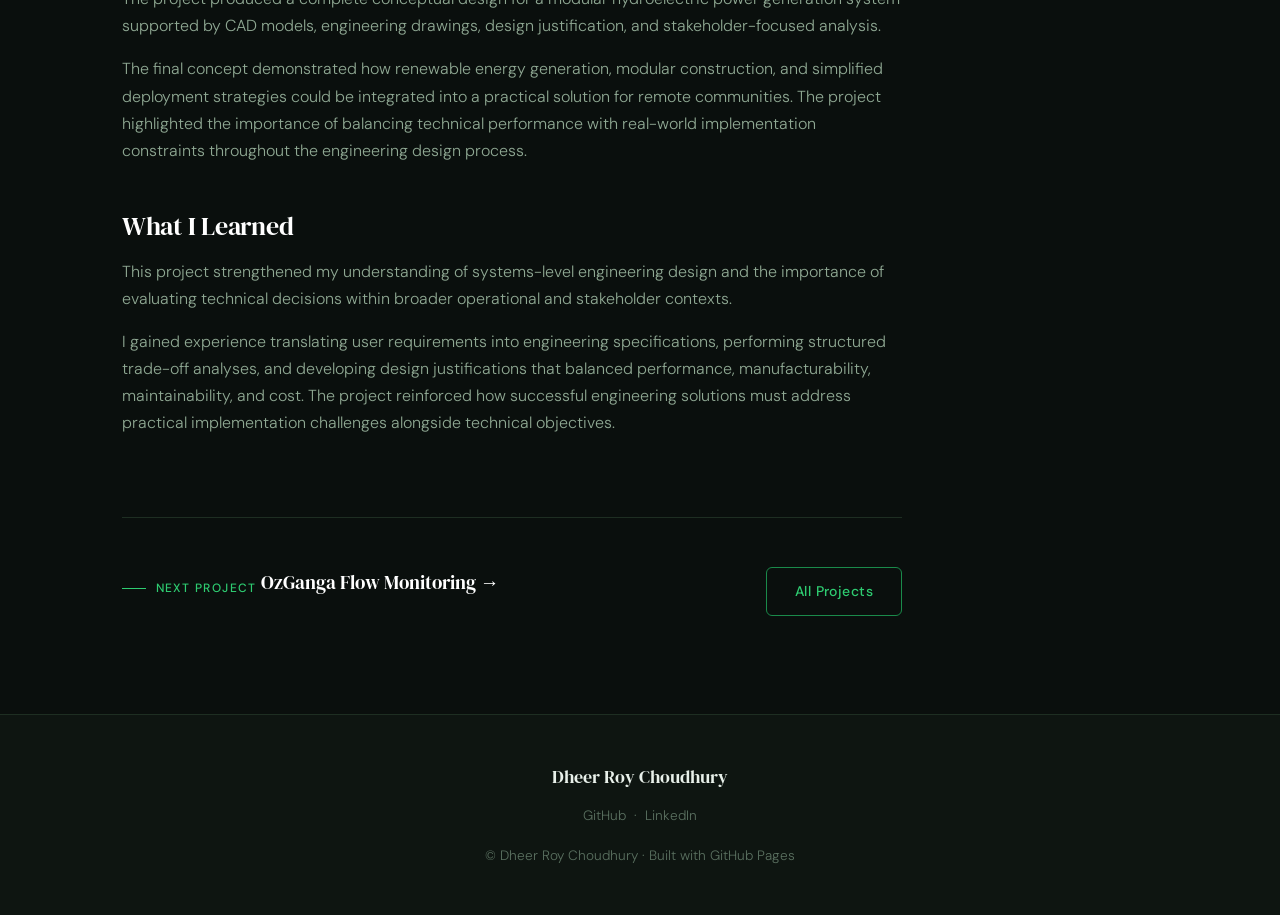
<file: projects/streamlight.html>
<!DOCTYPE html>
<html lang="en">
<head>
  <meta charset="UTF-8" />
  <meta name="viewport" content="width=device-width, initial-scale=1.0" />
  <title>StreamLight Modular Hydro Turbine  | Dheer Roy Choudhury</title>
  <link rel="stylesheet" href="../style.css" />
  <style>
/* PROJECT SNAPSHOT */

.project-snapshot {
  border: 1px solid var(--border);
  border-radius: var(--radius-lg);
  margin-top: 3rem;
  background: rgba(255,255,255,0.02);
  overflow: hidden; /* important for clean rounded corners */
}

.snapshot-header {
  padding: 1.5rem 2rem;
  border-bottom: 1px solid var(--border);
}

.snapshot-header h2 {
  margin: 0;
  font-size: 1.1rem;
}

/* 3x3 GRID */
.snapshot-grid {
  display: grid;
  grid-template-columns: repeat(3, 1fr);
}

/* EACH CELL */
.snapshot-item {
  padding: 1.5rem;
  border-right: 1px solid var(--border);
  border-bottom: 1px solid var(--border);
}

/* remove right border on last col */
/* .snapshot-item:nth-child(3n) {
  border-right: none;
} */

/* remove bottom border on last row (9 items total) */
/* .snapshot-item:nth-last-child(-n+3) {
  border-bottom: none;
} */

.snapshot-item span {
  display:block;
  font-size:0.75rem;
  text-transform:uppercase;
  letter-spacing:0.1em;
  color:var(--text3);
  margin-bottom:0.35rem;
}

.snapshot-item strong {
  color:var(--white);
  font-size:0.95rem;
  line-height:1.4;
}

.carousel {
  position: relative;
}

.slide {
  display: none;
}

.slide.active {
  display: block;
}

.slide img {
  width: 100%;
  display: block;
}

.slide-caption {
  padding: 0.75rem 1rem;
  font-size: 0.85rem;
  color: var(--text3);
  background: rgba(255,255,255,0.03);
  border-top: 1px solid var(--border);
}

.prev,
.next {
  position: absolute;
  top: 50%;
  transform: translateY(-50%);
  width: 42px;
  height: 42px;
  border: none;
  border-radius: 50%;
  cursor: pointer;
  background: rgba(0,0,0,0.6);
  color: white;
}

.prev {
  left: 12px;
}

.next {
  right: 12px;
}

/* MOBILE RESPONSIVE */
@media (max-width: 768px) {

  .snapshot-grid {
    grid-template-columns: repeat(2, 1fr);
  }

  .snapshot-item {
    border-right: 1px solid var(--border);
    border-bottom: 1px solid var(--border);
  }

  .snapshot-item:nth-child(2n) {
    border-right: none;
  }

  /* last row */
  .snapshot-item:nth-child(5),
  .snapshot-item:nth-child(6) {
    border-bottom: none;
  }

}

.process-grid {
  display: flex;
  flex-direction: column;
  gap: 3rem;
  margin-top: 2rem;
}

.process-card {
  border: 1px solid var(--border);
  border-radius: var(--radius-lg);
  overflow: hidden;
  background: rgba(255,255,255,0.02);
}

.process-card img {
  width: 100%;
  display: block;
}

.process-card h3 {
  font-size: 1.15rem;
  padding: 1.25rem 1.5rem 0.5rem;
  margin: 0;
}

.process-card p {
  padding: 0 1.5rem 1.5rem;
  margin: 0;
  color: var(--text2);
}

@media (max-width: 768px) {
  .process-grid {
    grid-template-columns: 1fr;
  }
}
.decision-table {
  border: 1px solid var(--border);
  border-radius: var(--radius-lg);
  overflow: hidden;
  margin-top: 1.5rem;
}

.decision-row {
  display: grid;
  grid-template-columns: 220px 1fr;
  border-bottom: 1px solid var(--border);
}

.decision-row:last-child {
  border-bottom: none;
}

.decision-label {
  padding: 1rem 1.25rem;
  background: rgba(255,255,255,0.02);
  border-right: 1px solid var(--border);
  font-weight: 600;
}

.decision-text {
  padding: 1rem 1.25rem;
  color: var(--text2);
}

.process-card a {
  display: block;
}

.process-card a img {
  transition: transform 0.25s ease;
}

.process-card a:hover img {
  transform: scale(1.02);
}

.pdf-preview {
  position: relative;
  display: block;
}

.pdf-badge {
  position: absolute;
  bottom: 16px;
  right: 16px;
  background: rgba(0,0,0,0.75);
  color: white;
  padding: 0.4rem 0.8rem;
  border-radius: 999px;
  font-size: 0.8rem;
}

/* FIGURES */

.project-figure {
  margin: 2.5rem 0;
}

.project-figure img {
  width:100%;
  border-radius:var(--radius-lg);
  border:1px solid var(--border);
}

.project-figure figcaption {
  text-align:center;
  margin-top:0.75rem;
  color:var(--text3);
  font-size:0.85rem;
}
.process-card video {
  width: 100%;
  display: block;
  aspect-ratio: 16 / 9;
  object-fit: cover;
  background: #000;
}

@media (max-width:768px){

  .snapshot-grid{
    grid-template-columns:1fr 1fr;
  }

}    
    .proj-hero {
      padding: 9rem 0 4rem;
      border-bottom: 1px solid var(--border);
      position: relative;
      overflow: hidden;
    }
    .proj-hero::before {
      content: '';
      position: absolute;
      top: -30%; right: -5%;
      width: 600px; height: 600px;
      background: radial-gradient(circle, var(--accent-glow) 0%, transparent 65%);
      pointer-events: none;
    }
    .proj-meta-bar {
      display: flex;
      gap: 0.75rem;
      flex-wrap: wrap;
      margin-bottom: 1.5rem;
    }
    .proj-title { margin-bottom: 1rem; }
    .proj-subtitle { font-size: 1.1rem; color: var(--text2); max-width: 620px; }

    /* Info table */
    .proj-info-grid {
      display: grid;
      grid-template-columns: repeat(4, 1fr);
      gap: 0;
      border: 1px solid var(--border);
      border-radius: var(--radius-lg);
      overflow: hidden;
      margin: 3rem 0;
    }
    .info-cell {
      padding: 1.5rem;
      border-right: 1px solid var(--border);
    }
    .info-cell:last-child { border-right: none; }
    .info-cell-label {
      font-size: 0.7rem;
      letter-spacing: 0.12em;
      text-transform: uppercase;
      color: var(--text3);
      margin-bottom: 0.4rem;
    }
    .info-cell-value { font-size: 0.95rem; color: var(--white); }

    /* Content */
    .proj-content { max-width: 780px; }
    .proj-content h2 {
    margin: 3rem 0 1rem;
    font-size: 1.6rem;
    letter-spacing: -0.01em;
    /* font-weight: 600; */
    }
    .proj-content p { margin-bottom: 1rem; }
    .proj-content ul {
      list-style: none;
      margin: 0 0 1.5rem;
      padding: 0;
      display: flex;
      flex-direction: column;
      gap: 0.5rem;
    }
    .proj-content ul li {
      padding: 0.6rem 1rem 0.6rem 1.5rem;
      color: var(--text2);
      font-size: 0.925rem;
      position: relative;
    }
    .proj-content ul li::before {
      content: '—';
      position: absolute;
      left: 0;
      color: var(--accent);
    }

    /* Image placeholder */
    .img-placeholder {
      width: 100%;
      aspect-ratio: 16/9;
      background: var(--surface2);
      border: 1px solid var(--border);
      border-radius: var(--radius-lg);
      display: flex;
      flex-direction: column;
      align-items: center;
      justify-content: center;
      gap: 0.75rem;
      margin: 2rem 0;
      color: var(--text3);
      font-size: 0.85rem;
    }
    .img-placeholder .big { font-size: 3rem; opacity: 0.3; }
    /* Replace img-placeholder with a real <img> once you have images:
       <img src="../assets/images/guardbuoy-main.jpg" alt="GuardBuoy render" style="width:100%; border-radius:12px; border:1px solid var(--border); margin:2rem 0;"> */

    /* Nav back */
    .back-link {
      display: inline-flex;
      align-items: center;
      gap: 0.5rem;
      font-size: 0.85rem;
      color: var(--text3);
      margin-bottom: 2.5rem;
      transition: color var(--transition);
    }
    .back-link:hover { color: var(--accent); }

    /* Next project */
    .next-proj {
      border-top: 1px solid var(--border);
      margin-top: 5rem;
      padding-top: 3rem;
      display: flex;
      justify-content: space-between;
      align-items: center;
      flex-wrap: wrap;
      gap: 1rem;
    }

    @media (max-width: 768px) {
      .proj-info-grid { grid-template-columns: repeat(2, 1fr); }
      .info-cell:nth-child(2) { border-right: none; }
      .info-cell:nth-child(3) { border-top: 1px solid var(--border); }
    }
  </style>
</head>
<body>

<!-- ── NAV ───────────────────────────────────────────────── -->
<nav id="nav">
  <div class="nav-inner">
    <a href="../index.html" class="nav-logo">Dheer <span>RC</span></a>
    <ul class="nav-links" id="nav-links">
      <li><a href="../index.html">Home</a></li>
      <li><a href="../projects.html" class="active">Projects</a></li>
      <li><a href="../about.html">About</a></li>
      <li><a href="../contact.html">Contact</a></li>
      <li><a href="https://www.linkedin.com/in/dheer-roy-choudhury/" target="_blank" rel="noopener">LinkedIn ↗</a></li>
      <li><a href="https://github.com/dheerchoudhury" target="_blank" rel="noopener">GitHub ↗</a></li>
    </ul>
    <button class="hamburger" id="hamburger" aria-label="Toggle menu">
      <span></span><span></span><span></span>
    </button>
  </div>
</nav>

<!-- ── PROJECT HERO ──────────────────────────────────────── -->
<header class="proj-hero">
  <div class="container">
    <a href="../projects.html" class="back-link fade-up">← Back to projects</a>
    <div class="proj-meta-bar fade-up delay-1">
      <span class="tag">Materials</span>
      <span class="tag">Design</span>
    </div>
    <h1 class="proj-title fade-up delay-1">StreamLight-Modular Hydro Turbine for Rural Communities</h1>
    <p class="proj-subtitle fade-up delay-2">
      Conceptual design of a modular hydroelectric power generation system 
      for remote communities, focused on scalability, maintainability, 
      and practical deployment constraints.<br>
      DESN2000: Engineering Design and Professional Practice
    </p>
  </div>
</header>

<!-- ── PROJECT META ──────────────────────────────────────── -->

<!-- ─────────────────────────────────────────────────────── -->
<!-- PROJECT SNAPSHOT -->
<!-- ─────────────────────────────────────────────────────── -->

<div class="container">

  <div class="project-snapshot fade-up">

    <div class="snapshot-header">
      <h2>Project Snapshot</h2>
    </div>

    <div class="snapshot-grid">

      <div class="snapshot-item">
        <span>Year</span>
        <strong>2024</strong>
      </div>

      <div class="snapshot-item">
        <span>Duration</span>
        <strong>10 Weeks</strong>
      </div>

      <div class="snapshot-item">
        <span>Type</span>
        <strong>Group Project (6 Members)</strong>
      </div>

      <div class="snapshot-item">
        <span>Role</span>
        <strong>Design Choices, Installation Requirements</strong>
      </div>

      <div class="snapshot-item">
        <span>Tools</span>
        <strong>SolidWorks, Functional Requirement Analysis</strong>
      </div>

      <div class="snapshot-item">
        <span>Outcome</span>
        <strong>71% Final Grade</strong>
      </div>

    </div>
  </div>

</div>

<!-- ─────────────────────────────────────────────────────── -->
<!-- HERO IMAGE -->
<!-- ─────────────────────────────────────────────────────── -->

<section class="section" style="padding-top:2rem;">
  <div class="container">

    <figure class="project-figure fade-up">
      <img
        src="../assets/images/streamlight/hero.png"
        alt="Final Hydro Turbine">
      <figcaption>
        Figure 1. Final StreamLight concept demonstrating the 
        modular hydroelectric generation system and floating support structure.
      </figcaption>
    </figure>

  </div>
</section>

<!-- ─────────────────────────────────────────────────────── -->
<!-- PROJECT CONTENT -->
<!-- ─────────────────────────────────────────────────────── -->

<section class="section">
  <div class="container">

    <div class="proj-content fade-up">

      <div class="section-label">Project Overview</div>

      <p>
       StreamLight was a conceptual engineering project focused on 
       developing a modular hydroelectric power generation system 
       for remote and rural communities with limited access to 
       conventional electrical infrastructure.
      </p>

      <p>
       The project applied a systems-engineering approach to 
       evaluate how power generation performance, manufacturability, 
       installation requirements, maintainability, and lifecycle 
       cost influence the feasibility of small-scale renewable energy 
       solutions. The final concept incorporated modular turbine units, 
       a floating support structure, and simplified installation 
       methods intended to reduce deployment complexity in remote environments.
      </p>

      <!-- ================================================= -->

      <h2>The Problem</h2>

      <p>
        Many remote communities face challenges accessing reliable 
        electrical power due to geographical isolation, limited 
        infrastructure, and the high cost of extending conventional grid networks.
      </p>

      <p>
        The objective was to develop a renewable energy system capable of 
        harnessing energy from flowing waterways while remaining 
        practical to manufacture, transport, install, and maintain. 
        Success required balancing energy-generation performance 
        against cost, durability, scalability, and long-term operational reliability.
      </p>

      <!-- ================================================= -->

      <h2>My Role</h2>

      <ul>
      <li>Conducted stakeholder analysis and requirements development to define design objectives and constraints.</li>
      <li>Performed competitor benchmarking to evaluate existing small-scale hydroelectric solutions.</li>
      <li>Contributed to concept generation, design refinement, and system architecture development.</li>
      <li>Assessed material and component selection against durability, manufacturability, and cost requirements.</li>
      <li>Evaluated modular design strategies to improve transportability, installation, and maintenance.</li>
      <li>Developed engineering justifications supporting key design decisions and trade-offs.</li>
      <li>Collaborated within a multidisciplinary team to deliver a complete conceptual design solution.</li>
      </ul>

      <!-- ================================================= -->
<h2>Approach & Process</h2>

<div class="process-grid">

  <div class="process-card">

  <div class="carousel">

    <div class="slide active">
      <img src="../assets/images/streamlight/sketch-1.jpg">
      <div class="slide-caption">
        Sketch showing flotation idea.
      </div>
    </div>

    <div class="slide">
      <img src="../assets/images/streamlight/sketch-2.jpg">
      <div class="slide-caption">
        Sketch on possible anchoring methods.
      </div>
    </div>

    <div class="slide">
      <img src="../assets/images/streamlight/sketch-3.jpg">
      <div class="slide-caption">
        Sketch showing preliminary configuration of turbines.
      </div>
    </div>

    <button class="prev"><</button>
    <button class="next">></button>

  </div>

  <h3>Initial Sketches</h3>

  <p>
    Early concept sketches used to explore system architecture, 
    turbine arrangement, flotation concepts, and installation 
    methods prior to CAD development.
  </p>

</div>

  <div class="process-card">
    <img src="../assets/images/streamlight/three-turbines.png"
         alt="Three Turbines">

    <h3>Three Turbines Concept</h3>

     <p>
      Concept evaluation investigating multi-turbine configurations 
      to increase power output while considering structural complexity, 
      manufacturability, and maintenance requirements.
    </p>
  </div>

<div class="process-card">

  <a href="../assets/files/streamlight/engineering-drawing.pdf"
     target="_blank"
     rel="noopener"
     class="pdf-preview">

    <img src="../assets/images/streamlight/engineering-drawing-preview.jpg"
         alt="Engineering Drawing Preview">

    <span class="pdf-badge">📄 View PDF</span>

  </a>

  <h3>Engineering Drawing Package</h3>

  <p>
    Engineering drawings produced to communicate assembly requirements, 
    component interfaces, and manufacturing intent during concept development.
  </p>

</div>

<div class="process-card">

  <video controls preload="metadata">
    <source src="../assets/videos/streamlight/video.mp4" type="video/mp4">
  </video>

  <h3>Final Video</h3>

  <p>
    Final visualisation demonstrating system assembly, deployment, and 
    intended operational behaviour within a flowing-water environment.
  </p>
</div>

</div>
<h2>Key Engineering Decisions & Trade-offs</h2>

<div class="decision-table">

  <div class="decision-row">
    <div class="decision-label">Modular Architecture</div>
    <div class="decision-text">
      Prioritised modular turbine assemblies to simplify transportation, 
      installation, maintenance, and future system expansion.
    </div>
  </div>

  <div class="decision-row">
    <div class="decision-label">Material Selection</div>
    <div class="decision-text">
      Balanced structural durability and environmental resistance 
      against manufacturing complexity and project cost.
    </div>
  </div>

  <div class="decision-row">
    <div class="decision-label">Deployment Strategy</div>
    <div class="decision-text">
      Evaluated installation practicality alongside energy-generation 
      performance to ensure suitability for remote operating locations.
    </div>
  </div>

  <div class="decision-row">
    <div class="decision-label">Lifecycle Reliability</div>
    <div class="decision-text">
      Considered repairability, maintenance accessibility, 
      and component replacement requirements to improve 
      long-term operational viability.
    </div>
  </div>

</div>

      <!-- ================================================= -->

      <h2>Results & Outcome</h2>

      <p>
        The project produced a complete conceptual design for a 
        modular hydroelectric power generation system supported by 
        CAD models, engineering drawings, design justification, and 
        stakeholder-focused analysis.
      </p>

      <p>
        The final concept demonstrated how renewable energy generation, 
        modular construction, and simplified deployment strategies could 
        be integrated into a practical solution for remote communities. 
        The project highlighted the importance of balancing technical 
        performance with real-world implementation constraints 
        throughout the engineering design process.
      </p>

      <!-- ================================================= -->

      <h2>What I Learned</h2>

      <p>
        This project strengthened my understanding of systems-level 
        engineering design and the importance of evaluating technical 
        decisions within broader operational and stakeholder contexts.
      </p>

      <p>
        I gained experience translating user requirements into engineering 
        specifications, performing structured trade-off analyses, and 
        developing design justifications that balanced performance, 
        manufacturability, maintainability, and cost. The project 
        reinforced how successful engineering solutions must address 
        practical implementation challenges alongside technical objectives.
      </p>

      <!-- ================================================= -->

      <div class="next-proj">

        <div>
          <div class="section-label">Next Project</div>

          <a href="ozganga.html"
             style="font-family:var(--font-display);
                    font-size:1.2rem;
                    color:var(--white);">

            OzGanga Flow Monitoring →

          </a>
        </div>

        <a href="../projects.html" class="btn btn-outline">
          All Projects
        </a>

      </div>

    </div>
  </div>
</section>


<!-- ── FOOTER ─────────────────────────────────────────────── -->
<footer>
  <div class="container">
    <p style="margin-bottom:0.75rem; font-family: var(--font-display); font-size:1.1rem; color: var(--text);">Dheer Roy Choudhury</p>
    <p style="margin-bottom:1rem;">
      <a href="https://github.com/dheerchoudhury" target="_blank" rel="noopener">GitHub</a>
      &nbsp;·&nbsp;
      <a href="https://www.linkedin.com/in/dheer-roy-choudhury/" target="_blank" rel="noopener">LinkedIn</a>
    </p>
    <p>© Dheer Roy Choudhury · Built with GitHub Pages</p>
  </div>
</footer>

<script>
  const nav = document.getElementById('nav');
  window.addEventListener('scroll', () => nav.classList.toggle('scrolled', window.scrollY > 40));
  document.getElementById('hamburger').addEventListener('click', function() {
    this.classList.toggle('open');
    document.getElementById('nav-links').classList.toggle('open');
  });

  document.querySelectorAll('.carousel').forEach(carousel => {

  const slides = carousel.querySelectorAll('.slide');
  const prev = carousel.querySelector('.prev');
  const next = carousel.querySelector('.next');

  let current = 0;

  function showSlide(index) {

    slides.forEach(slide => {
      slide.classList.remove('active');
    });

    slides[index].classList.add('active');

  }

  next.addEventListener('click', () => {
    current = (current + 1) % slides.length;
    showSlide(current);
  });

  prev.addEventListener('click', () => {
    current = (current - 1 + slides.length) % slides.length;
    showSlide(current);
  });

});
</script>
</body>
</html>
</file>
<file: style.css>
/* ============================================================
   DHEER ROY CHOUDHURY — Portfolio
   style.css  |  Shared across all pages
   ============================================================ */

@import url('https://fonts.googleapis.com/css2?family=DM+Serif+Display:ital@0;1&family=DM+Sans:ital,opsz,wght@0,9..40,300;0,9..40,400;0,9..40,500;0,9..40,600;1,9..40,300&display=swap');

/* ── CSS Variables ─────────────────────────────────────────── */
:root {
  --bg:          #0a0f0d;
  --bg2:         #0e1511;
  --surface:     #111a14;
  --surface2:    #172010;
  --border:      #1e2e22;
  --accent:      #2ecc71;
  --accent2:     #1a8a4a;
  --accent-dim:  rgba(46, 204, 113, 0.12);
  --accent-glow: rgba(46, 204, 113, 0.25);
  --text:        #e8f0ea;
  --text2:       #8fa893;
  --text3:       #5a7060;
  --white:       #ffffff;
  --font-display: 'DM Serif Display', Georgia, serif;
  --font-body:    'DM Sans', sans-serif;
  --radius:      6px;
  --radius-lg:   12px;
  --transition:  0.25s ease;
  --max-w:       1100px;
}

/* ── Reset ─────────────────────────────────────────────────── */
*, *::before, *::after { box-sizing: border-box; margin: 0; padding: 0; }
html { scroll-behavior: smooth; font-size: 16px; }

body {
  background: var(--bg);
  color: var(--text);
  font-family: var(--font-body);
  font-weight: 300;
  line-height: 1.7;
  min-height: 100vh;
  overflow-x: hidden;
}

/* ── Typography ────────────────────────────────────────────── */
h1, h2, h3, h4 {
  font-family: var(--font-display);
  font-weight: 400;
  line-height: 1.15;
  color: var(--white);
}
h1 { font-size: clamp(2.4rem, 6vw, 4.5rem); }
h2 { font-size: clamp(1.6rem, 3.5vw, 2.4rem); }
h3 { font-size: clamp(1.1rem, 2vw, 1.4rem); }
h4 { font-size: 1rem; }

p { color: var(--text2); }
a { color: var(--accent); text-decoration: none; transition: color var(--transition); }
a:hover { color: var(--white); }

/* ── Layout Utilities ──────────────────────────────────────── */
.container { max-width: var(--max-w); margin: 0 auto; padding: 0 2rem; }
.section { padding: 6rem 0; }
.section-sm { padding: 3rem 0; }
.grid-2 { display: grid; grid-template-columns: repeat(2, 1fr); gap: 2rem; }
.grid-3 { display: grid; grid-template-columns: repeat(3, 1fr); gap: 2rem; }
.flex { display: flex; align-items: center; }
.flex-between { display: flex; align-items: center; justify-content: space-between; }
.gap-1 { gap: 0.5rem; }
.gap-2 { gap: 1rem; }
.gap-3 { gap: 2rem; }
.mt-1 { margin-top: 0.5rem; }
.mt-2 { margin-top: 1rem; }
.mt-3 { margin-top: 2rem; }
.mb-1 { margin-bottom: 0.5rem; }
.mb-2 { margin-bottom: 1rem; }
.mb-3 { margin-bottom: 2rem; }

/* ── NAV ───────────────────────────────────────────────────── */
nav {
  position: fixed;
  top: 0; left: 0; right: 0;
  z-index: 100;
  padding: 1.2rem 0;
  background: rgba(10, 15, 13, 0.85);
  backdrop-filter: blur(16px);
  border-bottom: 1px solid var(--border);
  transition: box-shadow 0.3s ease;
}
nav.scrolled { box-shadow: 0 4px 40px rgba(0,0,0,0.4); }

.nav-inner {
  max-width: var(--max-w);
  margin: 0 auto;
  padding: 0 2rem;
  display: flex;
  align-items: center;
  justify-content: space-between;
}

.nav-logo {
  font-family: var(--font-display);
  font-size: 1.1rem;
  color: var(--white);
  letter-spacing: 0.01em;
}
.nav-logo span { color: var(--accent); }

.nav-links {
  display: flex;
  gap: 2.5rem;
  list-style: none;
}
.nav-links a {
  font-size: 0.875rem;
  font-weight: 400;
  color: var(--text2);
  letter-spacing: 0.04em;
  text-transform: uppercase;
  transition: color var(--transition);
  position: relative;
}
.nav-links a::after {
  content: '';
  position: absolute;
  bottom: -4px; left: 0;
  width: 0; height: 1px;
  background: var(--accent);
  transition: width var(--transition);
}
.nav-links a:hover, .nav-links a.active { color: var(--accent); }
.nav-links a:hover::after, .nav-links a.active::after { width: 100%; }

/* ── Hamburger (mobile) ────────────────────────────────────── */
.hamburger {
  display: none;
  flex-direction: column;
  gap: 5px;
  cursor: pointer;
  background: none;
  border: none;
  padding: 4px;
}
.hamburger span {
  display: block;
  width: 22px; height: 1.5px;
  background: var(--text2);
  transition: all 0.3s;
}
.hamburger.open span:nth-child(1) { transform: rotate(45deg) translate(5px,5px); }
.hamburger.open span:nth-child(2) { opacity: 0; }
.hamburger.open span:nth-child(3) { transform: rotate(-45deg) translate(5px,-5px); }

/* ── Buttons ───────────────────────────────────────────────── */
.btn {
  display: inline-flex;
  align-items: center;
  gap: 0.5rem;
  padding: 0.75rem 1.75rem;
  border-radius: var(--radius);
  font-family: var(--font-body);
  font-size: 0.875rem;
  font-weight: 500;
  letter-spacing: 0.03em;
  cursor: pointer;
  transition: all var(--transition);
  border: none;
}
.btn-primary {
  background: var(--accent);
  color: #041208;
}
.btn-primary:hover {
  background: #27ae60;
  color: #041208;
  transform: translateY(-1px);
  box-shadow: 0 8px 24px var(--accent-glow);
}
.btn-outline {
  background: transparent;
  color: var(--accent);
  border: 1px solid var(--accent2);
}
.btn-outline:hover {
  background: var(--accent-dim);
  color: var(--accent);
  border-color: var(--accent);
}

/* ── Tags / Pills ──────────────────────────────────────────── */
.tag {
  display: inline-block;
  padding: 0.25rem 0.75rem;
  border-radius: 999px;
  font-size: 0.75rem;
  font-weight: 500;
  letter-spacing: 0.05em;
  background: var(--accent-dim);
  color: var(--accent);
  border: 1px solid rgba(46, 204, 113, 0.2);
}

/* ── Cards ─────────────────────────────────────────────────── */
.card {
  background: var(--surface);
  border: 1px solid var(--border);
  border-radius: var(--radius-lg);
  padding: 2rem;
  transition: border-color var(--transition), transform var(--transition), box-shadow var(--transition);
}
.card:hover {
  border-color: var(--accent2);
  transform: translateY(-3px);
  box-shadow: 0 12px 40px rgba(0,0,0,0.3);
}

/* ── Section label ─────────────────────────────────────────── */
.section-label {
  display: inline-flex;
  align-items: center;
  gap: 0.6rem;
  font-size: 0.75rem;
  font-weight: 500;
  letter-spacing: 0.12em;
  text-transform: uppercase;
  color: var(--accent);
  margin-bottom: 1.2rem;
}
.section-label::before {
  content: '';
  display: block;
  width: 24px; height: 1px;
  background: var(--accent);
}

/* ── Divider ───────────────────────────────────────────────── */
hr { border: none; border-top: 1px solid var(--border); }

/* ── Footer ────────────────────────────────────────────────── */
footer {
  background: var(--bg2);
  border-top: 1px solid var(--border);
  padding: 3rem 0;
  text-align: center;
}
footer p { font-size: 0.85rem; color: var(--text3); }
footer a { color: var(--text3); }
footer a:hover { color: var(--accent); }

/* ── Page header (inner pages) ─────────────────────────────── */
.page-header {
  padding: 9rem 0 4rem;
  border-bottom: 1px solid var(--border);
  position: relative;
  overflow: hidden;
}
.page-header::before {
  content: '';
  position: absolute;
  top: -40%; right: -10%;
  width: 500px; height: 500px;
  background: radial-gradient(circle, var(--accent-glow) 0%, transparent 70%);
  pointer-events: none;
}

/* ── Animations ────────────────────────────────────────────── */
@keyframes fadeUp {
  from { opacity: 0; transform: translateY(24px); }
  to   { opacity: 1; transform: translateY(0); }
}
.fade-up { animation: fadeUp 0.7s ease both; }
.delay-1 { animation-delay: 0.1s; }
.delay-2 { animation-delay: 0.22s; }
.delay-3 { animation-delay: 0.34s; }
.delay-4 { animation-delay: 0.46s; }

/* ── Responsive ────────────────────────────────────────────── */
@media (max-width: 768px) {
  .nav-links { display: none; flex-direction: column; gap: 0; }
  .nav-links.open {
    display: flex;
    position: fixed;
    top: 64px; left: 0; right: 0;
    background: var(--bg2);
    border-bottom: 1px solid var(--border);
    padding: 1.5rem 2rem 2rem;
    gap: 1.5rem;
  }
  .hamburger { display: flex; }
  .grid-2, .grid-3 { grid-template-columns: 1fr; }
  .section { padding: 4rem 0; }
  h1 { font-size: 2.4rem; }
}
</file>
